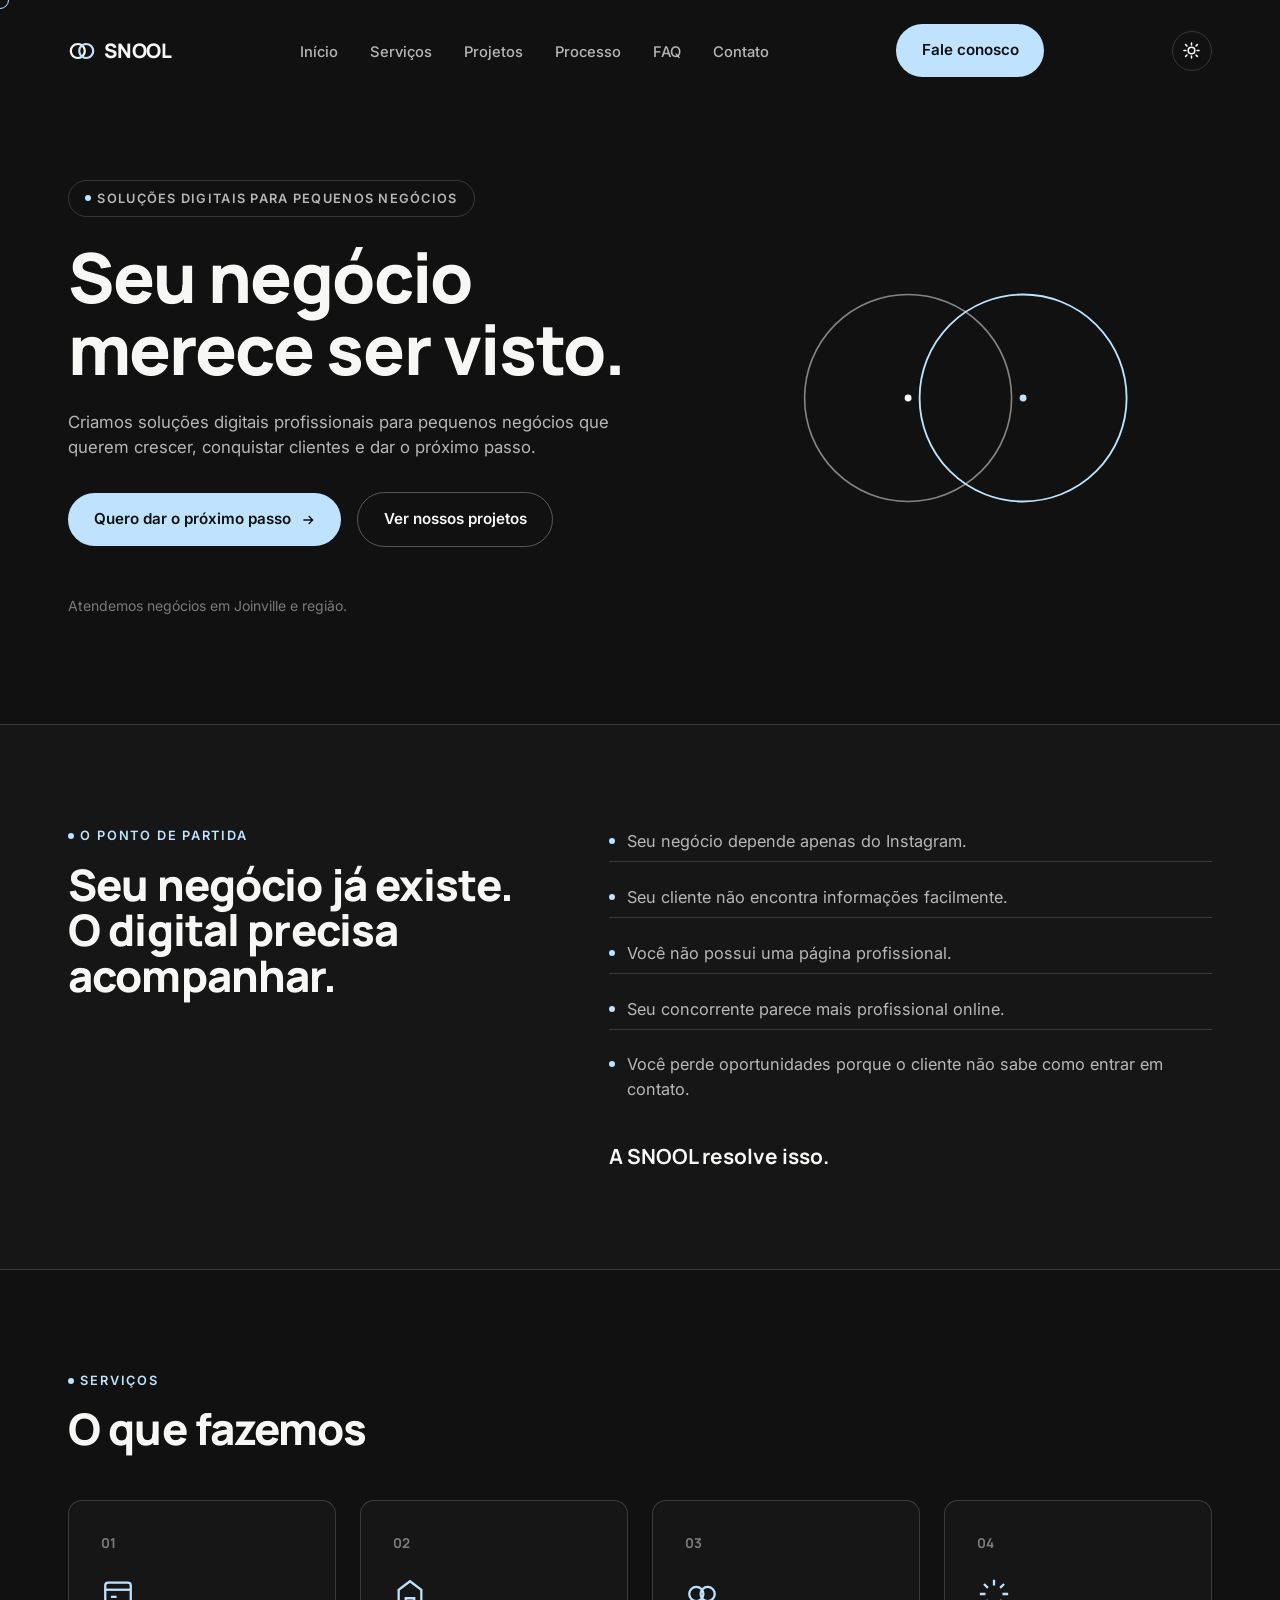
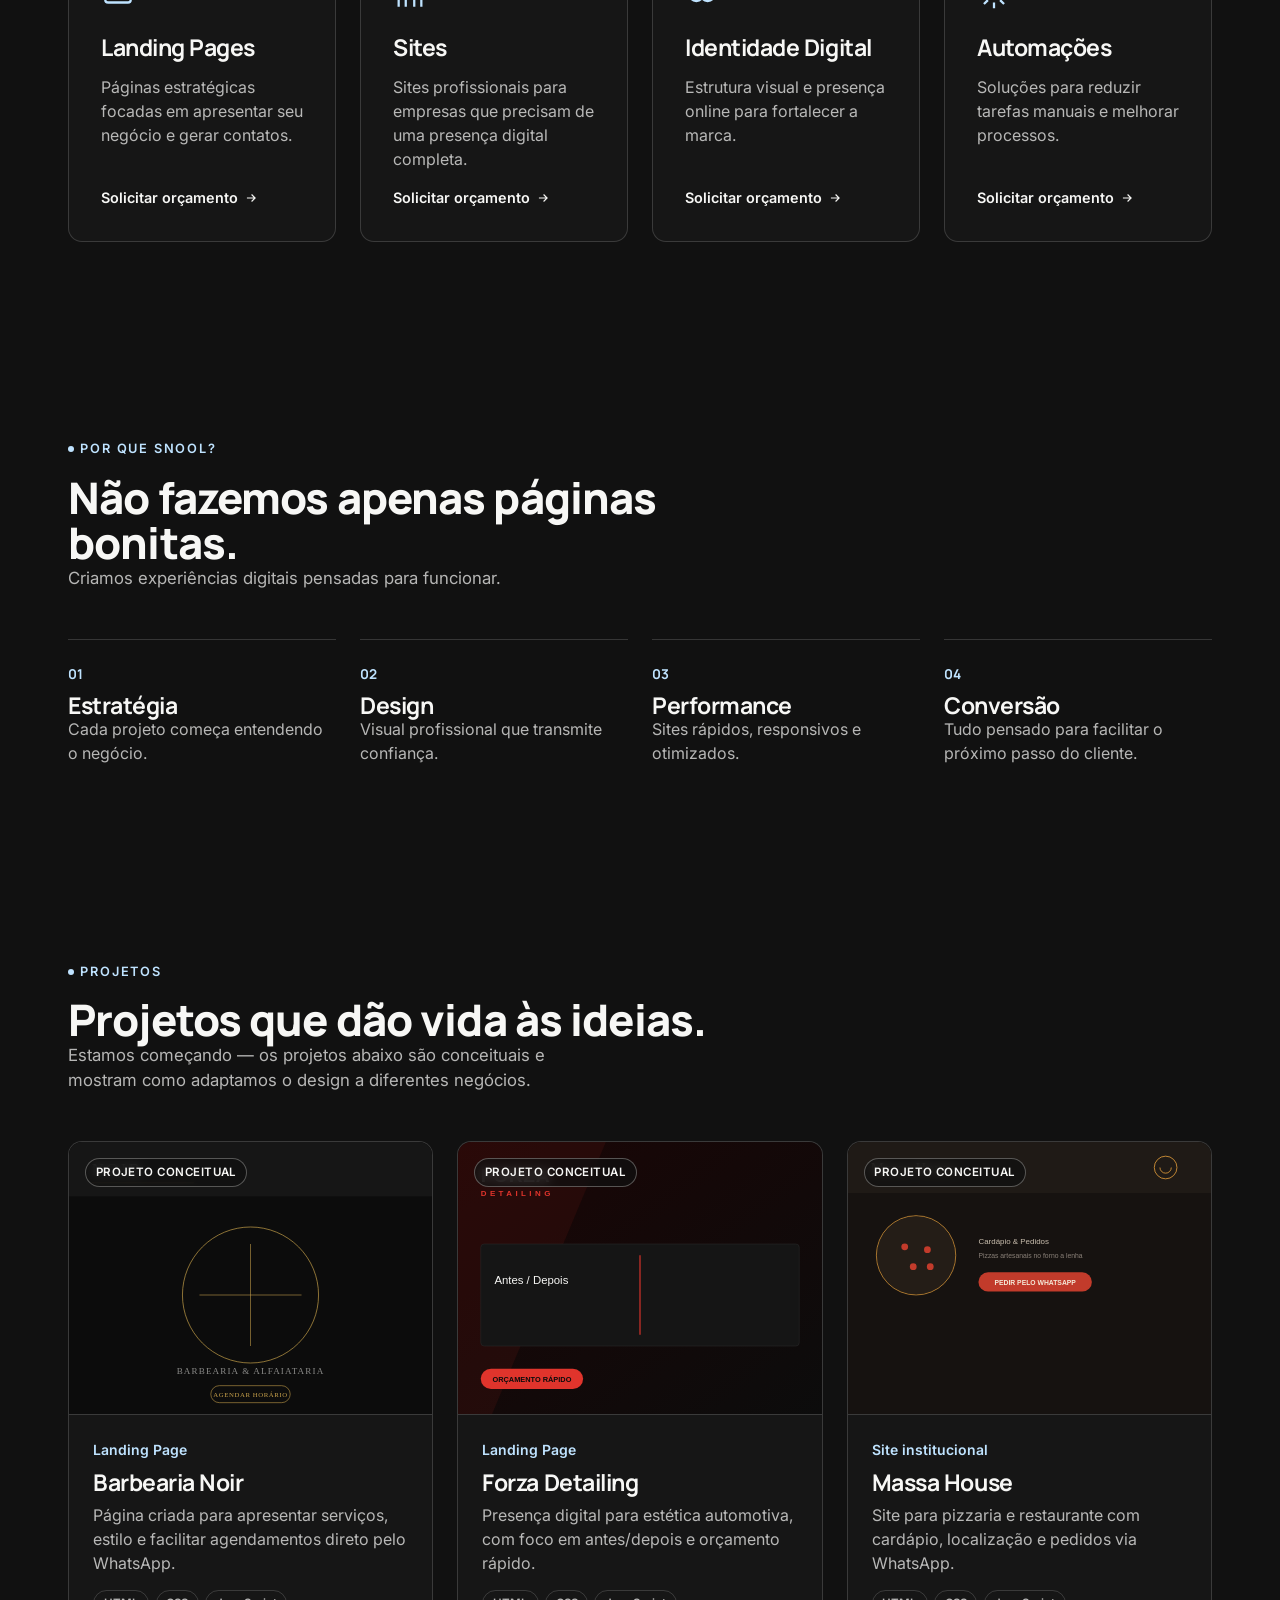
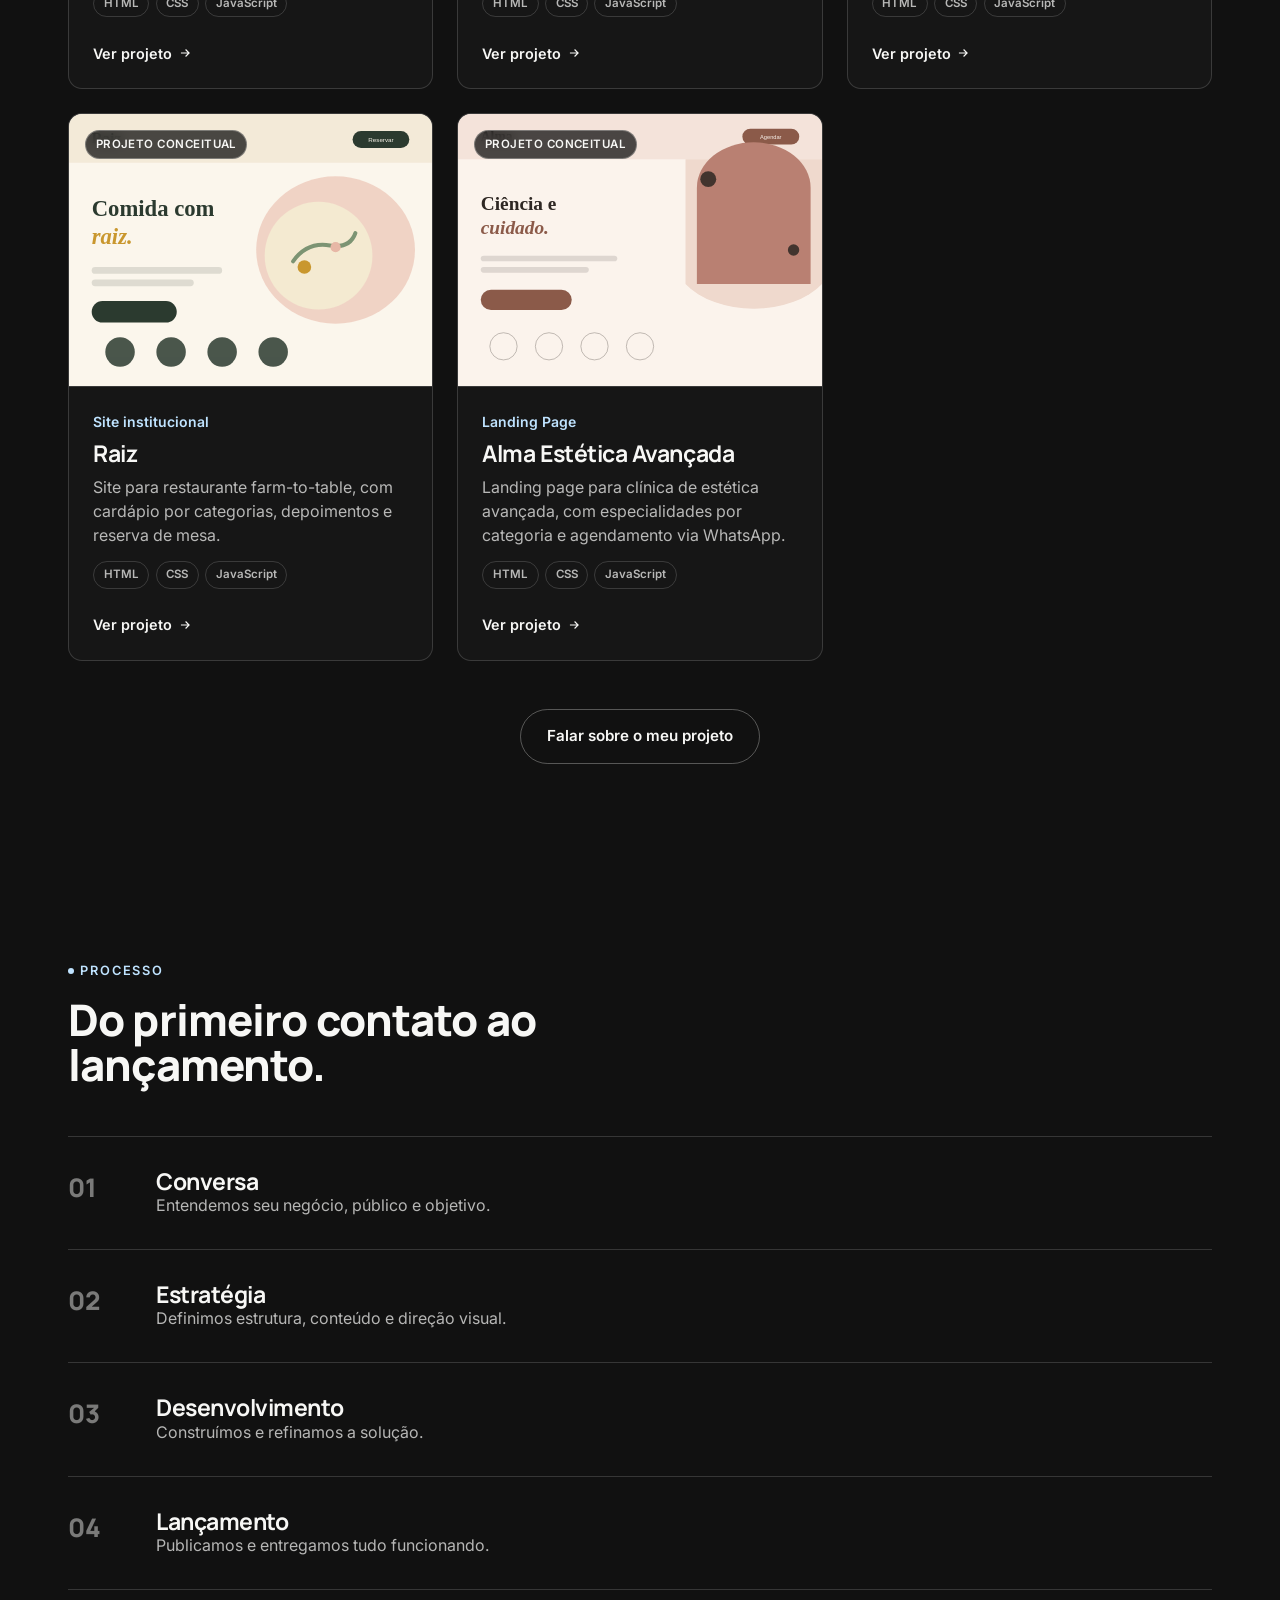
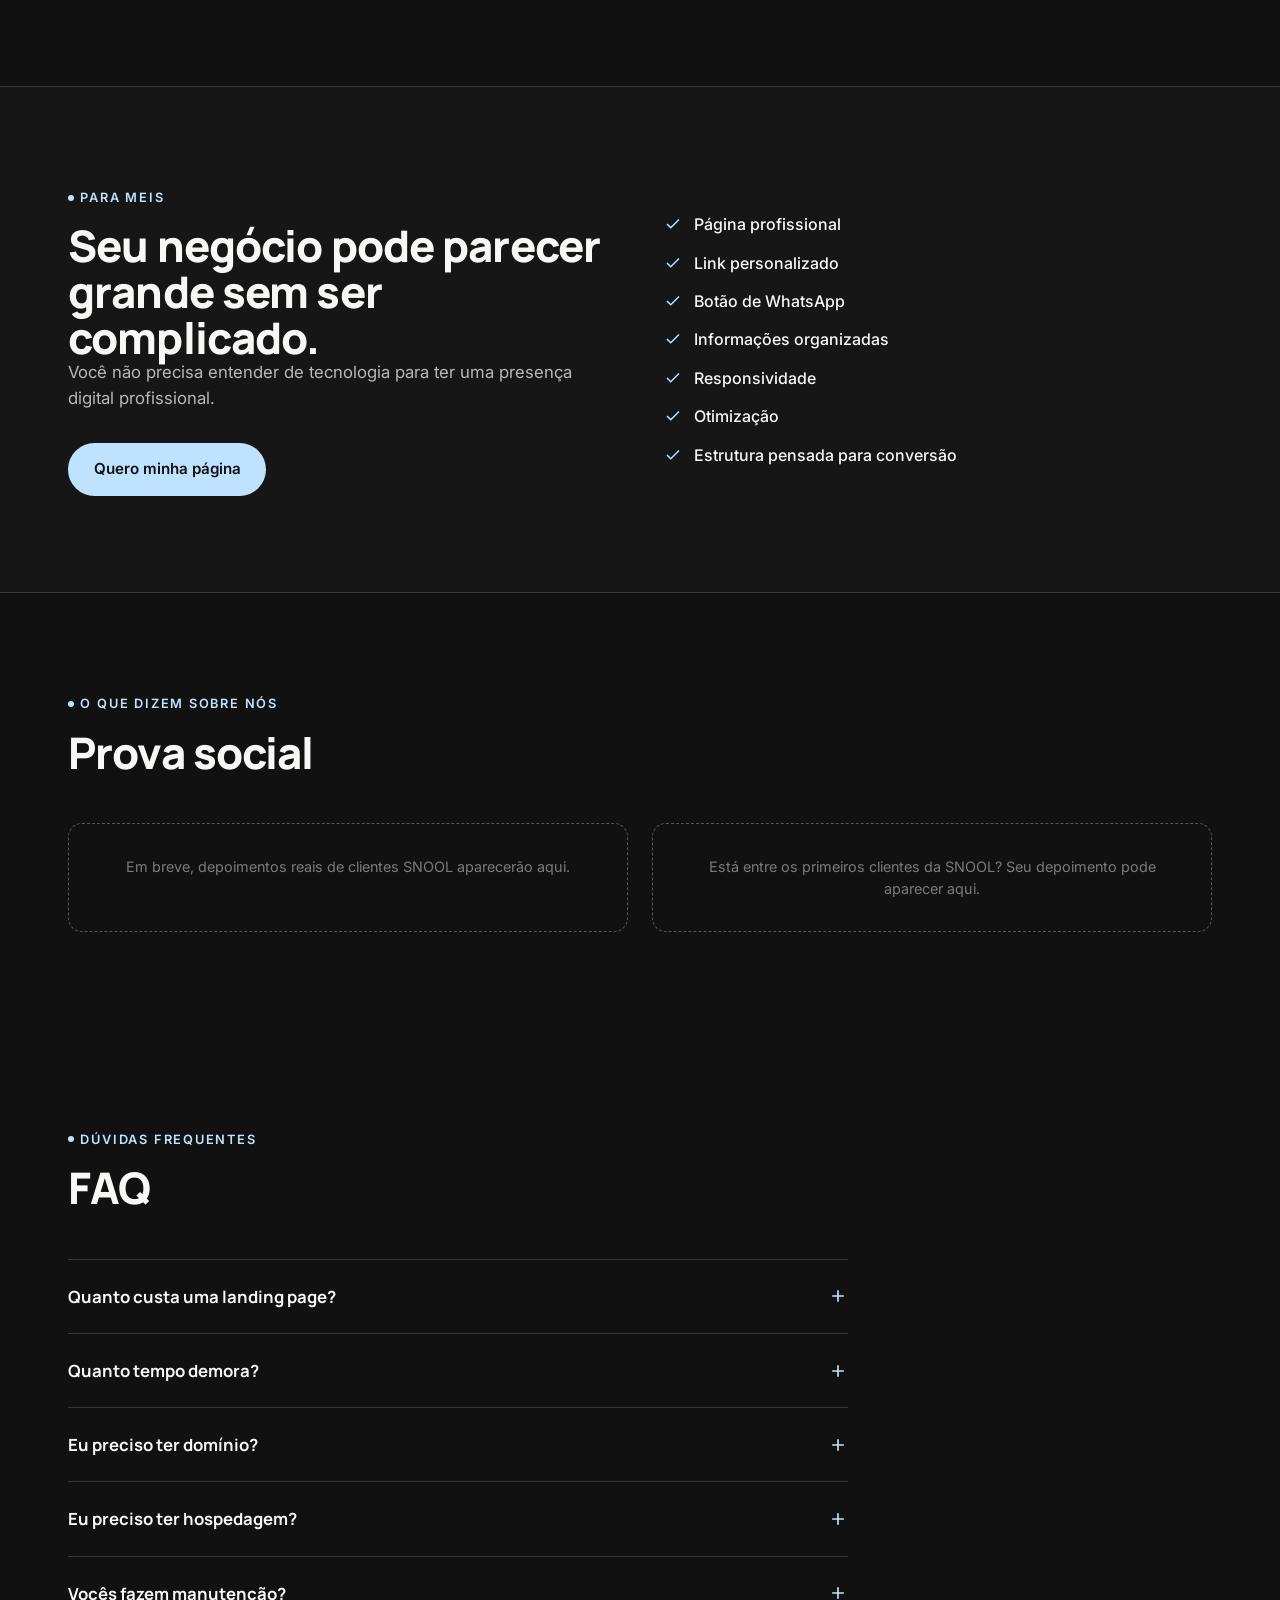
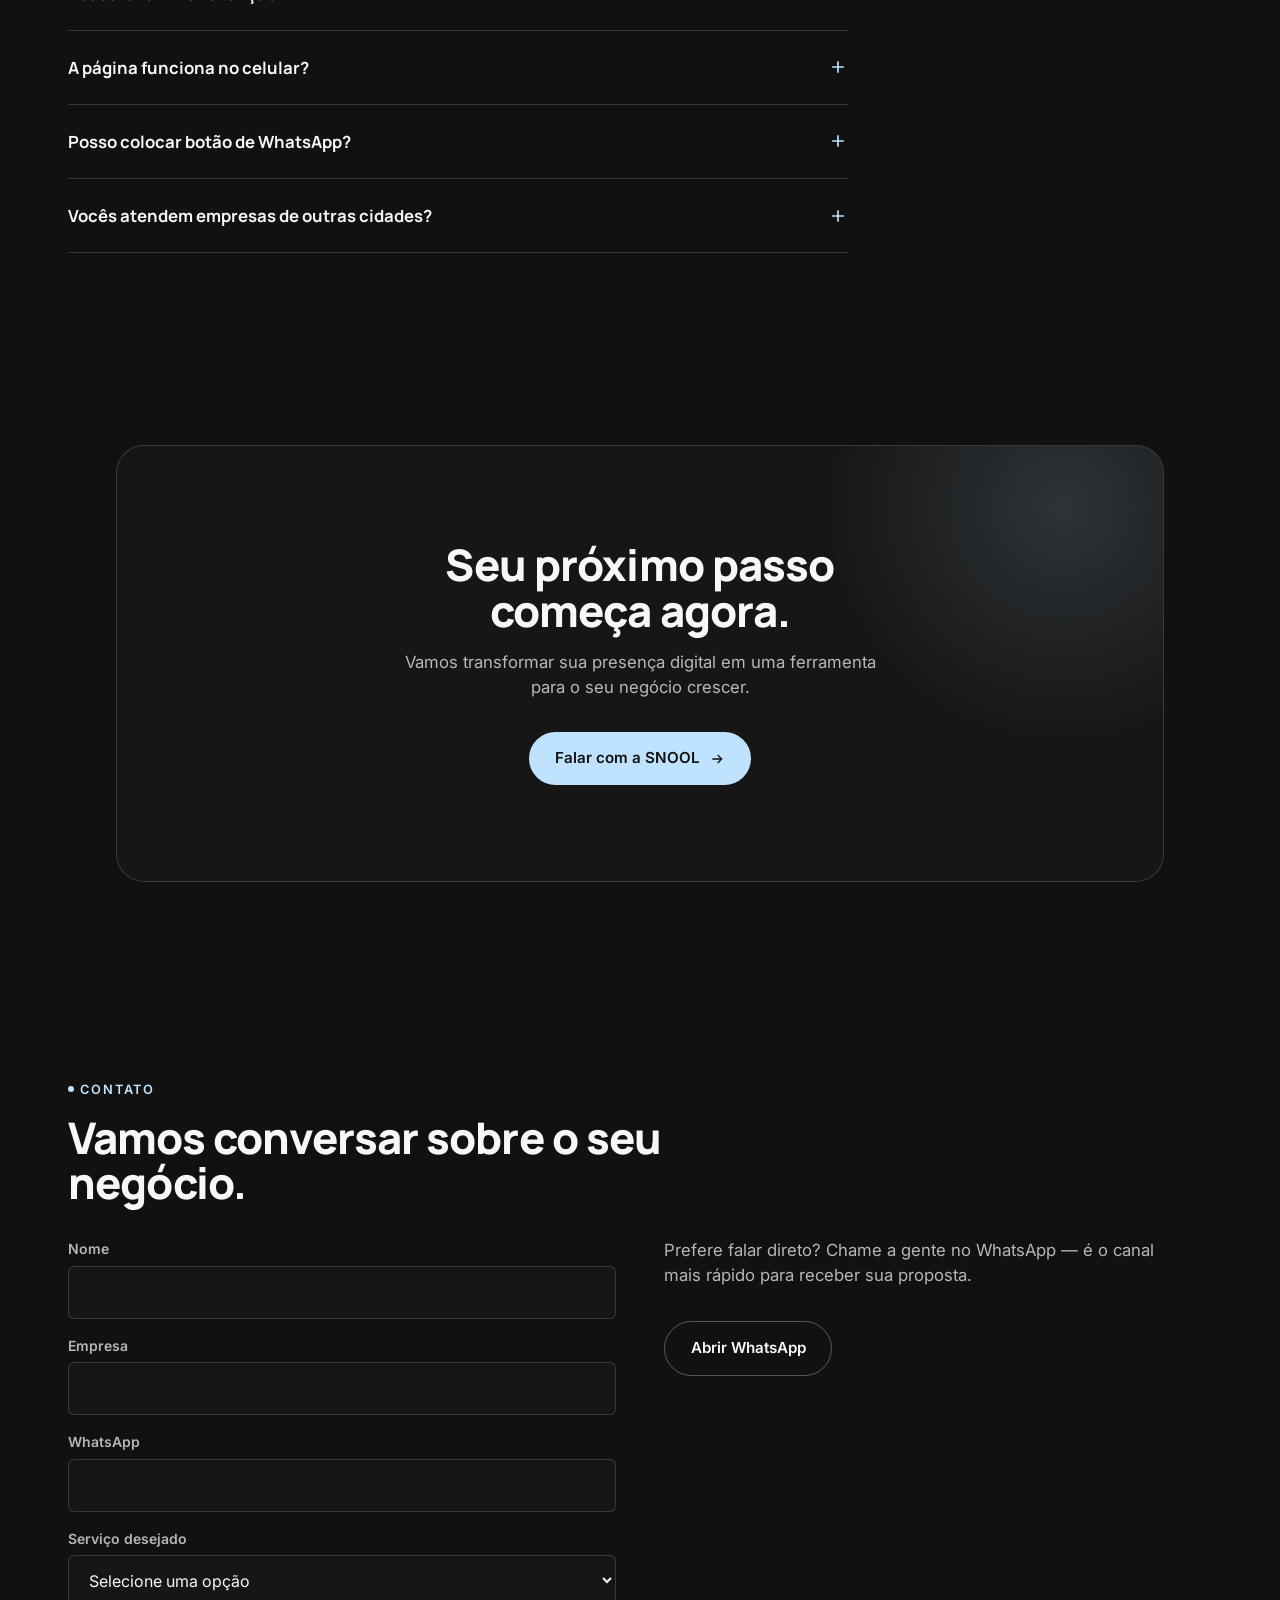
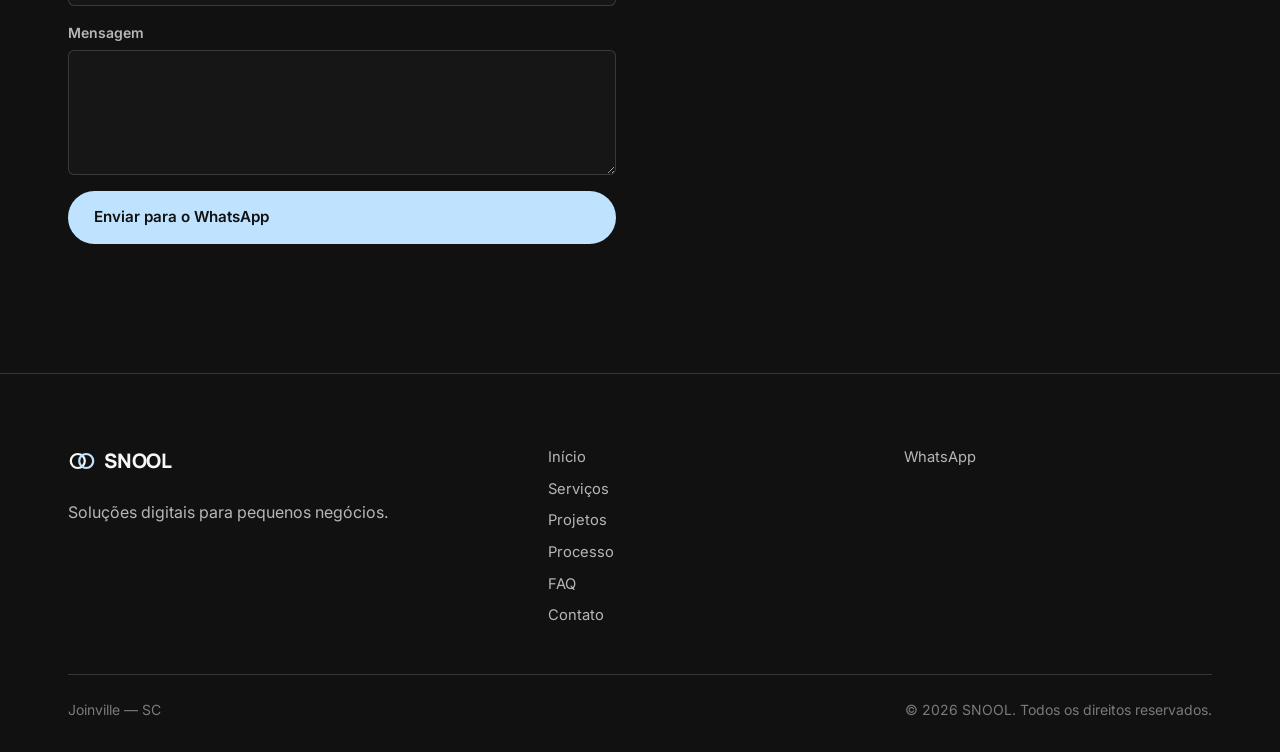
<file: index.html>
<!DOCTYPE html>
<html lang="pt-BR">

<head>
  <meta charset="UTF-8" />
  <meta name="viewport" content="width=device-width, initial-scale=1.0" />
  <title>SNOOL — Soluções Digitais para Pequenos Negócios</title>
  <meta name="description"
    content="A SNOOL cria landing pages, sites e soluções digitais para pequenos negócios. Dê o próximo passo digital para sua empresa." />
  <meta name="robots" content="index, follow" />
  <link rel="canonical" href="https://snool.com.br/" />

  <!-- Open Graph -->
  <meta property="og:type" content="website" />
  <meta property="og:title" content="SNOOL — Soluções Digitais para Pequenos Negócios" />
  <meta property="og:description"
    content="Landing pages, sites e presença digital para MEIs e pequenos negócios em Joinville e região." />
  <meta property="og:locale" content="pt_BR" />
  <meta property="og:url" content="https://snool.com.br/" />
  <meta property="og:image" content="assets/images/og-snool.jpg" />

  <!-- Twitter Card -->
  <meta name="twitter:card" content="summary_large_image" />
  <meta name="twitter:title" content="SNOOL — Soluções Digitais para Pequenos Negócios" />
  <meta name="twitter:description"
    content="Landing pages, sites e presença digital para MEIs e pequenos negócios em Joinville e região." />

  <link rel="icon" href="assets/logos/favicon.svg" type="image/svg+xml" />

  <!-- Evita flash do tema errado antes do CSS/JS carregarem -->
  <script>
    (function () {
      var saved = localStorage.getItem("snool-theme");
      document.documentElement.setAttribute("data-theme", saved === "light" ? "light" : "dark");
    })();
  </script>

  <link rel="preconnect" href="https://fonts.googleapis.com" />
  <link rel="preconnect" href="https://fonts.gstatic.com" crossorigin />
  <link href="https://fonts.googleapis.com/css2?family=Manrope:wght@700;800&family=Inter:wght@400;500;600&display=swap"
    rel="stylesheet" />

  <link rel="stylesheet" href="css/reset.css" />
  <link rel="stylesheet" href="css/variables.css" />
  <link rel="stylesheet" href="css/global.css" />
  <link rel="stylesheet" href="css/components.css" />
  <link rel="stylesheet" href="css/sections.css" />
  <link rel="stylesheet" href="css/responsive.css" />

  <!-- Google Analytics: inserir gtag.js aqui quando o ID estiver definido -->
  <!-- Google Tag Manager: inserir snippet no <head> aqui -->
  <!-- Meta Pixel: inserir script aqui -->

  <script type="application/ld+json">
  {
    "@context": "https://schema.org",
    "@type": "LocalBusiness",
    "name": "SNOOL",
    "description": "Soluções digitais para pequenos negócios: landing pages, sites institucionais e presença digital.",
    "areaServed": "Joinville, SC",
    "slogan": "Seu próximo passo digital."
  }
  </script>
</head>

<body>
  <a class="skip-link" href="#main">Pular para o conteúdo</a>
  <div class="cursor-dot" aria-hidden="true"></div>

  <header class="site-header">
    <div class="container header-inner">
      <a href="#top" class="logo" aria-label="SNOOL — página inicial">
        <svg class="logo-mark" viewBox="0 0 40 28" fill="none" xmlns="http://www.w3.org/2000/svg" aria-hidden="true">
          <circle cx="14" cy="14" r="10" stroke="var(--color-text)" stroke-width="3.2" />
          <circle cx="26" cy="14" r="10" stroke="var(--color-accent)" stroke-width="3.2" />
        </svg>
        SNOOL
      </a>

      <nav class="nav-desktop" aria-label="Navegação principal">
        <ul>
          <li><a href="#top">Início</a></li>
          <li><a href="#servicos">Serviços</a></li>
          <li><a href="#projetos">Projetos</a></li>
          <li><a href="#processo">Processo</a></li>
          <li><a href="#faq">FAQ</a></li>
          <li><a href="#contato">Contato</a></li>
        </ul>
      </nav>

      <a class="btn btn-primary header-cta" href="#" data-whatsapp>Fale conosco</a>

      <button class="theme-toggle" data-theme-toggle aria-label="Alternar para tema claro" aria-pressed="false">
        <svg class="theme-toggle-icon icon-sun" viewBox="0 0 24 24" fill="none" stroke="currentColor" stroke-width="2"
          stroke-linecap="round" aria-hidden="true">
          <circle cx="12" cy="12" r="4.2" />
          <path
            d="M12 2.5v2.4M12 19.1v2.4M4.6 4.6l1.7 1.7M17.7 17.7l1.7 1.7M2.5 12h2.4M19.1 12h2.4M4.6 19.4l1.7-1.7M17.7 6.3l1.7-1.7" />
        </svg>
        <svg class="theme-toggle-icon icon-moon" viewBox="0 0 24 24" fill="none" stroke="currentColor" stroke-width="2"
          stroke-linecap="round" stroke-linejoin="round" aria-hidden="true">
          <path d="M20 14.5A8.5 8.5 0 1 1 9.5 4a6.8 6.8 0 0 0 10.5 10.5Z" />
        </svg>
      </button>

      <button class="nav-toggle" aria-label="Abrir menu" aria-expanded="false" aria-controls="nav-mobile">
        <span></span><span></span><span></span>
      </button>
    </div>
  </header>

  <nav class="nav-mobile" id="nav-mobile" aria-label="Navegação mobile">
    <ul>
      <li><a href="#top">Início</a></li>
      <li><a href="#servicos">Serviços</a></li>
      <li><a href="#projetos">Projetos</a></li>
      <li><a href="#processo">Processo</a></li>
      <li><a href="#faq">FAQ</a></li>
      <li><a href="#contato">Contato</a></li>
    </ul>
    <a class="btn btn-primary" href="#" data-whatsapp>Fale conosco</a>
  </nav>
  </header>

  <main id="main">
    <!-- HERO -->
    <section class="hero" id="top">
      <div class="container hero-inner">
        <div data-reveal>
          <span class="hero-badge"><span class="dot"></span>Soluções digitais para pequenos negócios</span>
          <h1>Seu negócio merece ser visto.</h1>
          <p class="lead">Criamos soluções digitais profissionais para pequenos negócios que querem crescer, conquistar
            clientes e dar o próximo passo.</p>
          <div class="hero-ctas">
            <a class="btn btn-primary" href="#" data-whatsapp>
              Quero dar o próximo passo
              <svg viewBox="0 0 24 24" fill="none" stroke="currentColor" stroke-width="2">
                <path d="M5 12h14M13 6l6 6-6 6" />
              </svg>
            </a>
            <a class="btn btn-secondary" href="#projetos">Ver nossos projetos</a>
          </div>
          <p class="hero-trust">Atendemos negócios em Joinville e região.</p>
        </div>

        <div class="hero-visual" data-reveal data-reveal-delay="150" aria-hidden="true">
          <svg viewBox="0 0 400 400" fill="none" xmlns="http://www.w3.org/2000/svg">
            <g class="orbit-o">
              <circle cx="150" cy="200" r="90" stroke="var(--color-text)" stroke-opacity="0.5" stroke-width="1.4" />
            </g>
            <g class="orbit-o reverse">
              <circle cx="250" cy="200" r="90" stroke="var(--color-accent)" stroke-width="1.6" />
            </g>
            <circle cx="150" cy="200" r="3" fill="var(--color-text)" />
            <circle cx="250" cy="200" r="3" fill="var(--color-accent)" />
          </svg>
        </div>
      </div>
    </section>

    <!-- PROBLEMA -->
    <section class="problem section">
      <div class="container problem-grid">
        <div data-reveal>
          <span class="eyebrow">O ponto de partida</span>
          <h2>Seu negócio já existe.<br />O digital precisa acompanhar.</h2>
        </div>
        <div data-reveal data-reveal-delay="120">
          <ul class="problem-list">
            <li>Seu negócio depende apenas do Instagram.</li>
            <li>Seu cliente não encontra informações facilmente.</li>
            <li>Você não possui uma página profissional.</li>
            <li>Seu concorrente parece mais profissional online.</li>
            <li>Você perde oportunidades porque o cliente não sabe como entrar em contato.</li>
          </ul>
          <p class="problem-resolve">A SNOOL resolve isso.</p>
        </div>
      </div>
    </section>

    <!-- SERVIÇOS -->
    <section class="section" id="servicos">
      <div class="container">
        <div class="section-head" data-reveal>
          <span class="eyebrow">Serviços</span>
          <h2>O que fazemos</h2>
        </div>

        <div class="grid services-grid">
          <article class="card service-card" data-reveal>
            <span class="service-number">01</span>
            <svg class="service-icon" viewBox="0 0 24 24" fill="none" stroke="currentColor" stroke-width="1.6">
              <rect x="3" y="4" width="18" height="14" rx="2" />
              <path d="M3 9h18" />
              <path d="M7 14h4" />
            </svg>
            <h3>Landing Pages</h3>
            <p>Páginas estratégicas focadas em apresentar seu negócio e gerar contatos.</p>
            <a class="service-link" href="#" data-whatsapp
              data-whatsapp-message="Olá, SNOOL! Quero saber mais sobre Landing Pages.">
              Solicitar orçamento
              <svg viewBox="0 0 24 24" fill="none" stroke="currentColor" stroke-width="2">
                <path d="M5 12h14M13 6l6 6-6 6" />
              </svg>
            </a>
          </article>

          <article class="card service-card" data-reveal data-reveal-delay="80">
            <span class="service-number">02</span>
            <svg class="service-icon" viewBox="0 0 24 24" fill="none" stroke="currentColor" stroke-width="1.6">
              <path d="M4 21V9l8-6 8 6v12" />
              <path d="M9 21v-6h6v6" />
            </svg>
            <h3>Sites</h3>
            <p>Sites profissionais para empresas que precisam de uma presença digital completa.</p>
            <a class="service-link" href="#" data-whatsapp
              data-whatsapp-message="Olá, SNOOL! Quero saber mais sobre Sites institucionais.">
              Solicitar orçamento
              <svg viewBox="0 0 24 24" fill="none" stroke="currentColor" stroke-width="2">
                <path d="M5 12h14M13 6l6 6-6 6" />
              </svg>
            </a>
          </article>

          <article class="card service-card" data-reveal data-reveal-delay="160">
            <span class="service-number">03</span>
            <svg class="service-icon" viewBox="0 0 24 24" fill="none" stroke="currentColor" stroke-width="1.6">
              <circle cx="8" cy="12" r="5" />
              <circle cx="16" cy="12" r="5" />
            </svg>
            <h3>Identidade Digital</h3>
            <p>Estrutura visual e presença online para fortalecer a marca.</p>
            <a class="service-link" href="#" data-whatsapp
              data-whatsapp-message="Olá, SNOOL! Quero saber mais sobre Identidade Digital.">
              Solicitar orçamento
              <svg viewBox="0 0 24 24" fill="none" stroke="currentColor" stroke-width="2">
                <path d="M5 12h14M13 6l6 6-6 6" />
              </svg>
            </a>
          </article>

          <article class="card service-card" data-reveal data-reveal-delay="240">
            <span class="service-number">04</span>
            <svg class="service-icon" viewBox="0 0 24 24" fill="none" stroke="currentColor" stroke-width="1.6">
              <path
                d="M12 2v4M12 18v4M4.9 4.9l2.8 2.8M16.3 16.3l2.8 2.8M2 12h4M18 12h4M4.9 19.1l2.8-2.8M16.3 7.7l2.8-2.8" />
            </svg>
            <h3>Automações</h3>
            <p>Soluções para reduzir tarefas manuais e melhorar processos.</p>
            <a class="service-link" href="#" data-whatsapp
              data-whatsapp-message="Olá, SNOOL! Quero saber mais sobre Automações.">
              Solicitar orçamento
              <svg viewBox="0 0 24 24" fill="none" stroke="currentColor" stroke-width="2">
                <path d="M5 12h14M13 6l6 6-6 6" />
              </svg>
            </a>
          </article>
        </div>
      </div>
    </section>

    <!-- POR QUE SNOOL -->
    <section class="section">
      <div class="container">
        <div class="section-head" data-reveal>
          <span class="eyebrow">Por que SNOOL?</span>
          <h2>Não fazemos apenas páginas bonitas.</h2>
          <p class="lead">Criamos experiências digitais pensadas para funcionar.</p>
        </div>

        <div class="grid pillars-grid">
          <div class="pillar" data-reveal>
            <span class="pillar-number">01</span>
            <h3>Estratégia</h3>
            <p>Cada projeto começa entendendo o negócio.</p>
          </div>
          <div class="pillar" data-reveal data-reveal-delay="80">
            <span class="pillar-number">02</span>
            <h3>Design</h3>
            <p>Visual profissional que transmite confiança.</p>
          </div>
          <div class="pillar" data-reveal data-reveal-delay="160">
            <span class="pillar-number">03</span>
            <h3>Performance</h3>
            <p>Sites rápidos, responsivos e otimizados.</p>
          </div>
          <div class="pillar" data-reveal data-reveal-delay="240">
            <span class="pillar-number">04</span>
            <h3>Conversão</h3>
            <p>Tudo pensado para facilitar o próximo passo do cliente.</p>
          </div>
        </div>
      </div>
    </section>

    <!-- PORTFÓLIO -->
    <section class="section" id="projetos">
      <div class="container">
        <div class="section-head" data-reveal>
          <span class="eyebrow">Projetos</span>
          <h2>Projetos que dão vida às ideias.</h2>
          <p class="lead">Estamos começando — os projetos abaixo são conceituais e mostram como adaptamos o design a
            diferentes negócios.</p>
        </div>

        <div class="grid portfolio-grid" data-portfolio-grid></div>

        <div class="section-foot">
          <a class="btn btn-secondary" href="#" data-whatsapp
            data-whatsapp-message="Olá, SNOOL! Quero ver mais projetos e saber como funciona.">Falar sobre o meu
            projeto</a>
        </div>
      </div>
    </section>

    <!-- PROCESSO -->
    <section class="section" id="processo">
      <div class="container">
        <div class="section-head" data-reveal>
          <span class="eyebrow">Processo</span>
          <h2>Do primeiro contato ao lançamento.</h2>
        </div>

        <div class="process-list">
          <div class="process-step" data-reveal>
            <span class="process-index">01</span>
            <div>
              <h3>Conversa</h3>
              <p>Entendemos seu negócio, público e objetivo.</p>
            </div>
          </div>
          <div class="process-step" data-reveal data-reveal-delay="80">
            <span class="process-index">02</span>
            <div>
              <h3>Estratégia</h3>
              <p>Definimos estrutura, conteúdo e direção visual.</p>
            </div>
          </div>
          <div class="process-step" data-reveal data-reveal-delay="160">
            <span class="process-index">03</span>
            <div>
              <h3>Desenvolvimento</h3>
              <p>Construímos e refinamos a solução.</p>
            </div>
          </div>
          <div class="process-step" data-reveal data-reveal-delay="240">
            <span class="process-index">04</span>
            <div>
              <h3>Lançamento</h3>
              <p>Publicamos e entregamos tudo funcionando.</p>
            </div>
          </div>
        </div>
      </div>
    </section>

    <!-- MEI -->
    <section class="mei section">
      <div class="container mei-grid">
        <div data-reveal>
          <span class="eyebrow">Para MEIs</span>
          <h2>Seu negócio pode parecer grande sem ser complicado.</h2>
          <p class="lead">Você não precisa entender de tecnologia para ter uma presença digital profissional.</p>
          <a class="btn btn-primary mt-4" href="#" data-whatsapp
            data-whatsapp-message="Olá, SNOOL! Sou MEI e quero minha página.">Quero minha página</a>
        </div>

        <ul class="benefit-list" data-reveal data-reveal-delay="100">
          <li class="benefit-item">
            <svg viewBox="0 0 24 24" fill="none" stroke="currentColor" stroke-width="2">
              <path d="M20 6 9 17l-5-5" />
            </svg>
            Página profissional
          </li>
          <li class="benefit-item">
            <svg viewBox="0 0 24 24" fill="none" stroke="currentColor" stroke-width="2">
              <path d="M20 6 9 17l-5-5" />
            </svg>
            Link personalizado
          </li>
          <li class="benefit-item">
            <svg viewBox="0 0 24 24" fill="none" stroke="currentColor" stroke-width="2">
              <path d="M20 6 9 17l-5-5" />
            </svg>
            Botão de WhatsApp
          </li>
          <li class="benefit-item">
            <svg viewBox="0 0 24 24" fill="none" stroke="currentColor" stroke-width="2">
              <path d="M20 6 9 17l-5-5" />
            </svg>
            Informações organizadas
          </li>
          <li class="benefit-item">
            <svg viewBox="0 0 24 24" fill="none" stroke="currentColor" stroke-width="2">
              <path d="M20 6 9 17l-5-5" />
            </svg>
            Responsividade
          </li>
          <li class="benefit-item">
            <svg viewBox="0 0 24 24" fill="none" stroke="currentColor" stroke-width="2">
              <path d="M20 6 9 17l-5-5" />
            </svg>
            Otimização
          </li>
          <li class="benefit-item">
            <svg viewBox="0 0 24 24" fill="none" stroke="currentColor" stroke-width="2">
              <path d="M20 6 9 17l-5-5" />
            </svg>
            Estrutura pensada para conversão
          </li>
        </ul>
      </div>
    </section>

    <!-- PROVA SOCIAL -->
    <section class="section">
      <div class="container">
        <div class="section-head" data-reveal>
          <span class="eyebrow">O que dizem sobre nós</span>
          <h2>Prova social</h2>
        </div>

        <div class="grid testimonials-grid">
          <div class="testimonial-placeholder" data-reveal>
            Em breve, depoimentos reais de clientes SNOOL aparecerão aqui.
          </div>
          <div class="testimonial-placeholder" data-reveal data-reveal-delay="100">
            Está entre os primeiros clientes da SNOOL? Seu depoimento pode aparecer aqui.
          </div>
        </div>
      </div>
    </section>

    <!-- FAQ -->
    <section class="section" id="faq">
      <div class="container">
        <div class="section-head" data-reveal>
          <span class="eyebrow">Dúvidas frequentes</span>
          <h2>FAQ</h2>
        </div>

        <div class="faq-wrap" data-reveal>
          <div class="faq-item">
            <button class="faq-question" aria-expanded="false">
              Quanto custa uma landing page?
              <svg class="faq-icon" viewBox="0 0 24 24" fill="none" stroke="currentColor" stroke-width="2">
                <path d="M12 5v14M5 12h14" />
              </svg>
            </button>
            <div class="faq-answer">
              <p>O valor depende da estrutura, conteúdo e necessidades do projeto. Entre em contato para receber uma
                proposta personalizada.</p>
            </div>
          </div>

          <div class="faq-item">
            <button class="faq-question" aria-expanded="false">
              Quanto tempo demora?
              <svg class="faq-icon" viewBox="0 0 24 24" fill="none" stroke="currentColor" stroke-width="2">
                <path d="M12 5v14M5 12h14" />
              </svg>
            </button>
            <div class="faq-answer">
              <p>O prazo varia conforme a complexidade do projeto. Definimos um cronograma claro logo na etapa de
                estratégia.</p>
            </div>
          </div>

          <div class="faq-item">
            <button class="faq-question" aria-expanded="false">
              Eu preciso ter domínio?
              <svg class="faq-icon" viewBox="0 0 24 24" fill="none" stroke="currentColor" stroke-width="2">
                <path d="M12 5v14M5 12h14" />
              </svg>
            </button>
            <div class="faq-answer">
              <p>Não é obrigatório. Podemos te orientar sobre como registrar um domínio, ou ajudar você a fazer isso.
              </p>
            </div>
          </div>

          <div class="faq-item">
            <button class="faq-question" aria-expanded="false">
              Eu preciso ter hospedagem?
              <svg class="faq-icon" viewBox="0 0 24 24" fill="none" stroke="currentColor" stroke-width="2">
                <path d="M12 5v14M5 12h14" />
              </svg>
            </button>
            <div class="faq-answer">
              <p>Também não é obrigatório. A SNOOL pode indicar e configurar uma hospedagem adequada ao seu projeto.</p>
            </div>
          </div>

          <div class="faq-item">
            <button class="faq-question" aria-expanded="false">
              Vocês fazem manutenção?
              <svg class="faq-icon" viewBox="0 0 24 24" fill="none" stroke="currentColor" stroke-width="2">
                <path d="M12 5v14M5 12h14" />
              </svg>
            </button>
            <div class="faq-answer">
              <p>Sim, oferecemos suporte e manutenção após o lançamento. Conversamos sobre isso durante o orçamento.</p>
            </div>
          </div>

          <div class="faq-item">
            <button class="faq-question" aria-expanded="false">
              A página funciona no celular?
              <svg class="faq-icon" viewBox="0 0 24 24" fill="none" stroke="currentColor" stroke-width="2">
                <path d="M12 5v14M5 12h14" />
              </svg>
            </button>
            <div class="faq-answer">
              <p>Sim. Todos os projetos são desenvolvidos mobile-first, priorizando a experiência no celular.</p>
            </div>
          </div>

          <div class="faq-item">
            <button class="faq-question" aria-expanded="false">
              Posso colocar botão de WhatsApp?
              <svg class="faq-icon" viewBox="0 0 24 24" fill="none" stroke="currentColor" stroke-width="2">
                <path d="M12 5v14M5 12h14" />
              </svg>
            </button>
            <div class="faq-answer">
              <p>Sim, é inclusive uma das principais formas de conversão que recomendamos para pequenos negócios.</p>
            </div>
          </div>

          <div class="faq-item">
            <button class="faq-question" aria-expanded="false">
              Vocês atendem empresas de outras cidades?
              <svg class="faq-icon" viewBox="0 0 24 24" fill="none" stroke="currentColor" stroke-width="2">
                <path d="M12 5v14M5 12h14" />
              </svg>
            </button>
            <div class="faq-answer">
              <p>Nosso foco inicial é Joinville e região, mas atendemos negócios de outras cidades sob consulta.</p>
            </div>
          </div>
        </div>
      </div>
    </section>

    <!-- CTA FINAL -->
    <section class="section">
      <div class="container">
        <div class="cta-final" data-reveal>
          <div class="cta-glow" aria-hidden="true"></div>
          <h2>Seu próximo passo começa agora.</h2>
          <p class="lead">Vamos transformar sua presença digital em uma ferramenta para o seu negócio crescer.</p>
          <div class="hero-ctas">
            <a class="btn btn-primary" href="#" data-whatsapp>
              Falar com a SNOOL
              <svg viewBox="0 0 24 24" fill="none" stroke="currentColor" stroke-width="2">
                <path d="M5 12h14M13 6l6 6-6 6" />
              </svg>
            </a>
          </div>
        </div>
      </div>
    </section>

    <!-- CONTATO -->
    <section class="section contact-section" id="contato">
      <div class="container">
        <div class="section-head" data-reveal>
          <span class="eyebrow">Contato</span>
          <h2>Vamos conversar sobre o seu negócio.</h2>
        </div>

        <div class="contact-grid">
          <form class="contact-form" data-contact-form data-reveal novalidate>
            <div class="form-row">
              <label for="nome">Nome</label>
              <input type="text" id="nome" name="nome" autocomplete="name" required />
            </div>
            <div class="form-row">
              <label for="empresa">Empresa</label>
              <input type="text" id="empresa" name="empresa" autocomplete="organization" />
            </div>
            <div class="form-row">
              <label for="whatsapp">WhatsApp</label>
              <input type="tel" id="whatsapp" name="whatsapp" autocomplete="tel" />
            </div>
            <div class="form-row">
              <label for="servico">Serviço desejado</label>
              <select id="servico" name="servico">
                <option value="">Selecione uma opção</option>
                <option value="Landing Page">Landing Page</option>
                <option value="Site institucional">Site institucional</option>
                <option value="Identidade Digital">Identidade Digital</option>
                <option value="Automações">Automações</option>
                <option value="Ainda não sei">Ainda não sei</option>
              </select>
            </div>
            <div class="form-row">
              <label for="mensagem">Mensagem</label>
              <textarea id="mensagem" name="mensagem" rows="4"></textarea>
            </div>
            <button class="btn btn-primary" type="submit">Enviar para o WhatsApp</button>
            <p class="form-status" role="status" aria-live="polite"></p>
          </form>

          <div data-reveal data-reveal-delay="100">
            <p class="lead">Prefere falar direto? Chame a gente no WhatsApp — é o canal mais rápido para receber sua
              proposta.</p>
            <a class="btn btn-secondary mt-4" href="#" data-whatsapp>Abrir WhatsApp</a>
          </div>
        </div>
      </div>
    </section>
  </main>

  <footer class="site-footer">
    <div class="container">
      <div class="footer-top">
        <div>
          <a href="#top" class="logo" aria-label="SNOOL — página inicial">
            <svg class="logo-mark" viewBox="0 0 40 28" fill="none" xmlns="http://www.w3.org/2000/svg"
              aria-hidden="true">
              <circle cx="14" cy="14" r="10" stroke="var(--color-text)" stroke-width="3.2" />
              <circle cx="26" cy="14" r="10" stroke="var(--color-accent)" stroke-width="3.2" />
            </svg>
            SNOOL
          </a>
          <p class="mt-3 max-32ch">Soluções digitais para pequenos negócios.</p>
        </div>

        <nav class="footer-links" aria-label="Links do rodapé">
          <a href="#top">Início</a>
          <a href="#servicos">Serviços</a>
          <a href="#projetos">Projetos</a>
          <a href="#processo">Processo</a>
          <a href="#faq">FAQ</a>
          <a href="#contato">Contato</a>
        </nav>

        <div class="footer-links">
          <a href="#" data-whatsapp>WhatsApp</a>
        </div>
      </div>

      <div class="footer-bottom">
        <span>Joinville — SC</span>
        <span>© <span data-year>2026</span> SNOOL. Todos os direitos reservados.</span>
      </div>
    </div>
  </footer>

  <script type="module" src="js/main.js"></script>
</body>

</html>
</file>
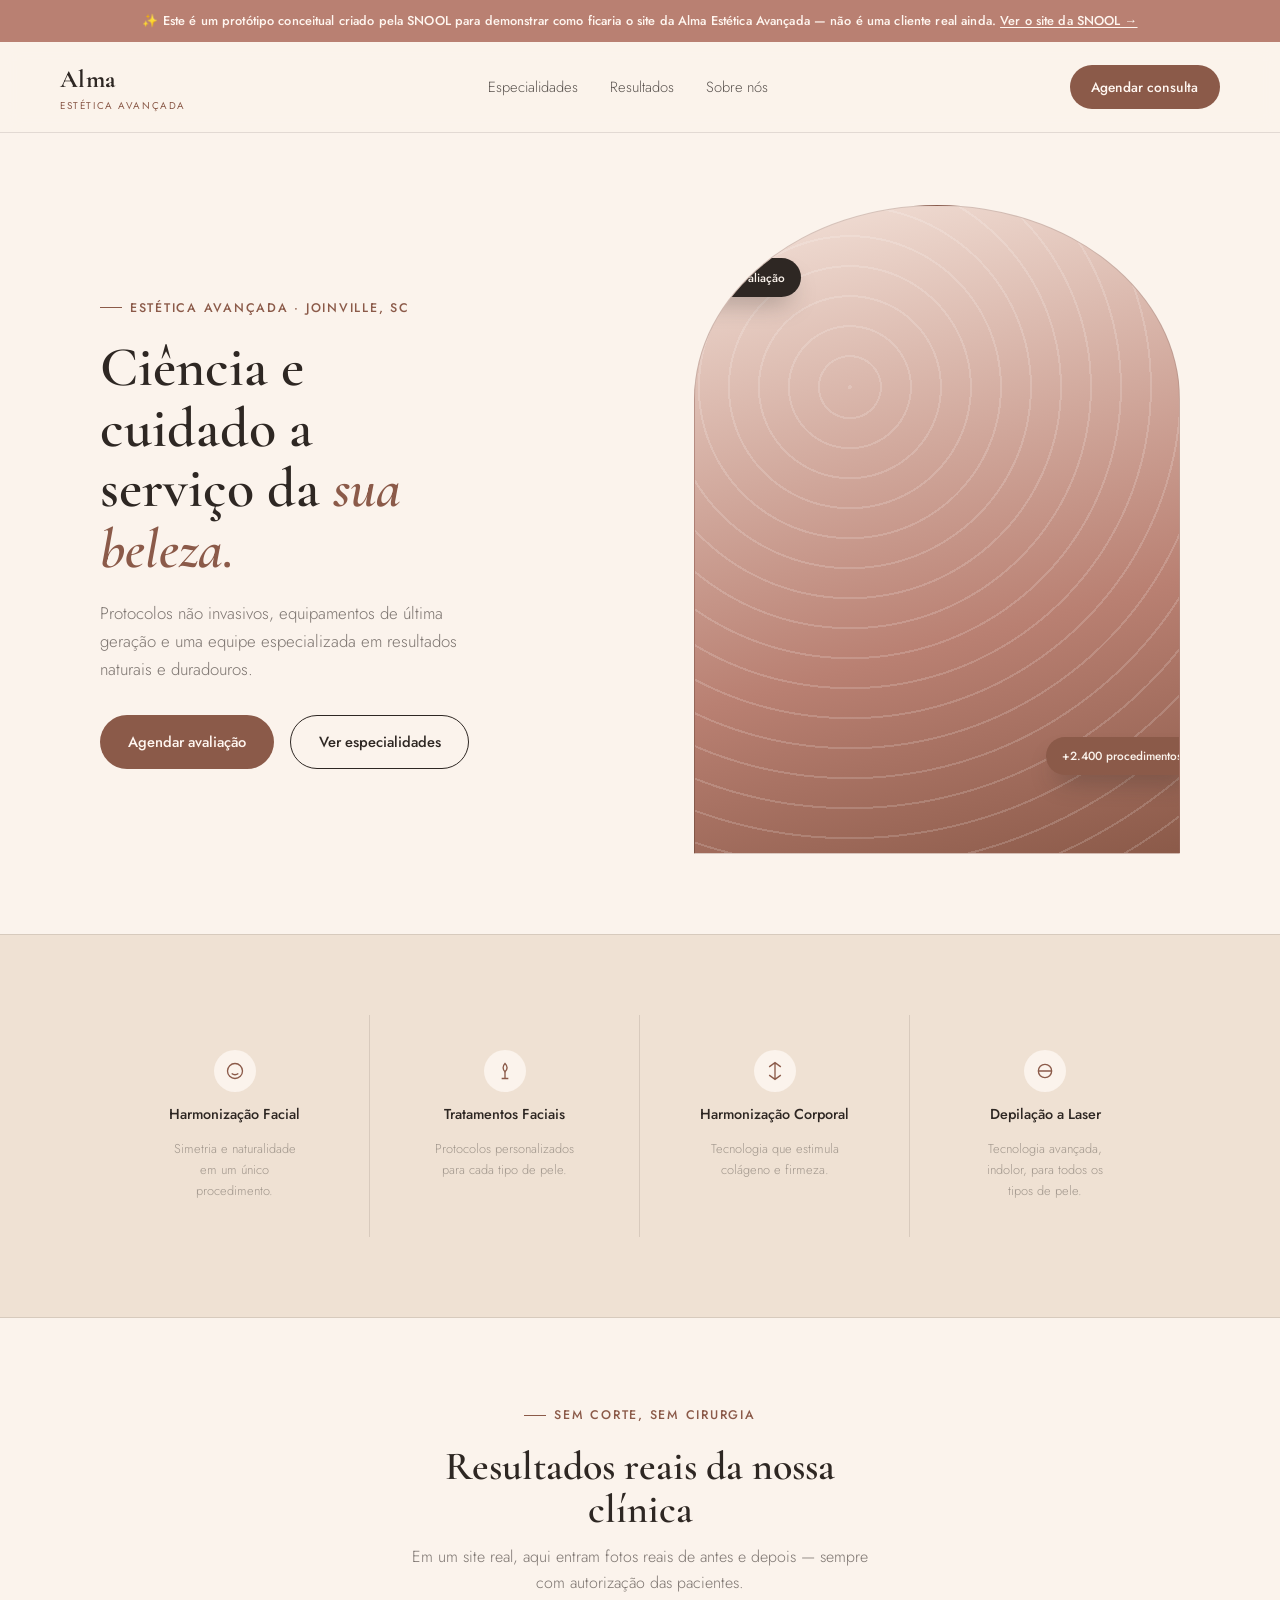
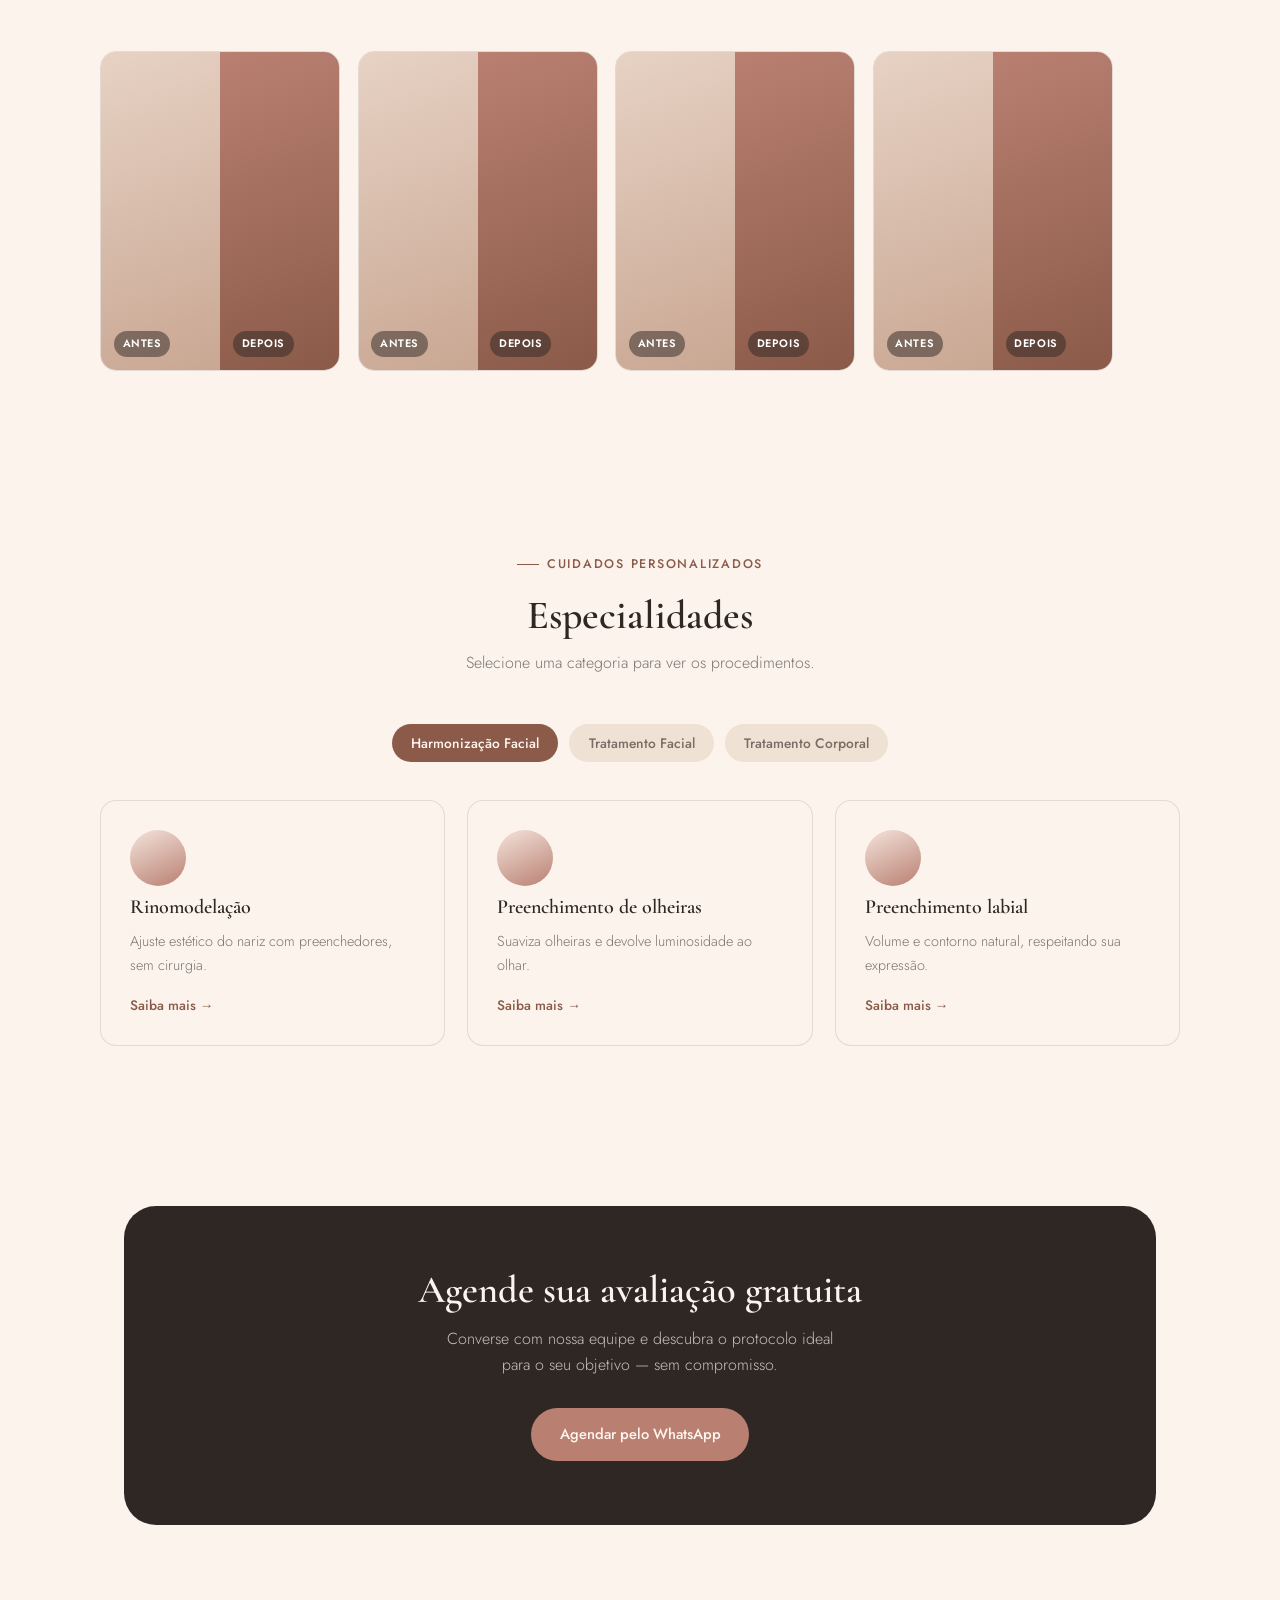
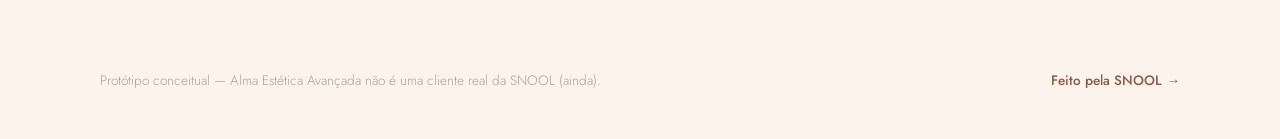
<file: projetos/alma-estetica/index.html>
<!DOCTYPE html>
<html lang="pt-BR">
<head>
<meta charset="UTF-8" />
<meta name="viewport" content="width=device-width, initial-scale=1.0" />
<title>Alma Estética Avançada — Protótipo conceitual · SNOOL</title>
<meta name="robots" content="noindex, nofollow" />
<link rel="preconnect" href="https://fonts.googleapis.com">
<link rel="preconnect" href="https://fonts.gstatic.com" crossorigin>
<link href="https://fonts.googleapis.com/css2?family=Cormorant+Garamond:ital,wght@0,500;0,600;0,700;1,500&family=Jost:wght@300;400;500;600&display=swap" rel="stylesheet">
<style>
  :root{
    --cream:#FBF3EC;
    --blush:#F4E3DA;
    --blush-2:#EFD9CD;
    --sand:#EFE1D3;
    --rose:#B98072;
    --rose-deep:#8B5A49;
    --charcoal:#2E2723;
    --ink-muted:rgba(46,39,35,0.62);
    --ink-faint:rgba(46,39,35,0.4);
    --line:rgba(46,39,35,0.12);
    --font-display:"Cormorant Garamond", serif;
    --font-body:"Jost", sans-serif;
  }
  *{box-sizing:border-box; margin:0; padding:0;}
  html{scroll-behavior:smooth;}
  body{
    background:var(--cream); color:var(--charcoal); font-family:var(--font-body);
    line-height:1.65; -webkit-font-smoothing:antialiased; overflow-x:hidden; font-weight:300;
  }
  a{color:inherit; text-decoration:none;}
  img,svg{display:block; max-width:100%;}
  .wrap{max-width:1160px; margin:0 auto; padding:0 clamp(1.25rem, 4vw, 2.5rem);}
  h1,h2,h3{font-family:var(--font-display); color:var(--charcoal); font-weight:600; line-height:1.08;}

  .concept-ribbon{
    background:var(--rose); color:#fff6f0; font-size:0.8rem; font-weight:500;
    text-align:center; padding:0.65rem 1rem; letter-spacing:0.01em;
  }
  .concept-ribbon a{ text-decoration:underline; text-underline-offset:2px; }

  /* Header */
  header{
    position:sticky; top:0; z-index:60;
    background:rgba(251,243,236,0.9); backdrop-filter:blur(10px);
    border-bottom:1px solid var(--line);
  }
  .header-inner{ display:flex; align-items:center; justify-content:space-between; gap:1.2rem; padding:1.1rem 0; }
  .logo{ font-family:var(--font-display); font-weight:700; font-size:1.55rem; letter-spacing:0.02em; }
  .logo small{ display:block; font-family:var(--font-body); font-weight:400; font-size:0.62rem; letter-spacing:0.16em; text-transform:uppercase; color:var(--rose-deep); margin-top:-2px; }
  nav.main-nav{ display:flex; gap:2rem; font-size:0.92rem; }
  nav.main-nav a{ opacity:0.78; transition:opacity 0.2s; }
  nav.main-nav a:hover{ opacity:1; color:var(--rose-deep); }
  .header-actions{ display:flex; align-items:center; gap:1rem; }
  .nav-cta{
    display:inline-flex; align-items:center; gap:0.5rem;
    background:var(--rose-deep); color:#fff6f0; padding:0.65rem 1.35rem;
    border-radius:999px; font-weight:500; font-size:0.86rem; white-space:nowrap;
  }
  @media (max-width:860px){ nav.main-nav{ display:none; } }

  .menu-toggle{
    display:none; flex-direction:column; justify-content:center; gap:5px;
    width:38px; height:38px; align-items:center; background:none; border:none; cursor:pointer; flex-shrink:0;
  }
  .menu-toggle span{ width:22px; height:2px; background:var(--charcoal); transition:transform .25s ease, opacity .25s ease; }
  .menu-toggle[aria-expanded="true"] span:nth-child(1){ transform:translateY(7px) rotate(45deg); }
  .menu-toggle[aria-expanded="true"] span:nth-child(2){ opacity:0; }
  .menu-toggle[aria-expanded="true"] span:nth-child(3){ transform:translateY(-7px) rotate(-45deg); }
  .mobile-nav{
    position:fixed; inset:0; z-index:80; background:var(--cream);
    display:flex; flex-direction:column; align-items:flex-start; justify-content:center;
    gap:1.5rem; padding:2rem 1.5rem;
    transform:translateY(-100%); transition:transform .35s ease; visibility:hidden;
  }
  .mobile-nav.is-open{ transform:translateY(0); visibility:visible; }
  .mobile-nav a{ font-family:var(--font-display); font-size:1.9rem; font-weight:600; }
  .mobile-nav .nav-cta{ margin-top:0.6rem; }
  .mobile-nav-close{
    position:absolute; top:1.5rem; right:1.5rem; width:38px; height:38px;
    background:none; border:none; cursor:pointer; color:var(--charcoal);
  }
  @media (max-width:860px){ .menu-toggle{ display:flex; } }
  @media (min-width:861px){ .mobile-nav{ display:none; } }

  /* Hero */
  .hero{ position:relative; padding:clamp(2.5rem,6vw,4.5rem) 0 0; overflow:hidden; }
  .hero-inner{
    display:grid; grid-template-columns:1.05fr 0.95fr; gap:clamp(2rem,5vw,3.5rem); align-items:center;
    padding-bottom:clamp(3rem,7vw,5rem);
  }
  .eyebrow{
    display:inline-flex; align-items:center; gap:0.5rem;
    color:var(--rose-deep); font-size:0.78rem; font-weight:500;
    letter-spacing:0.14em; text-transform:uppercase; margin-bottom:1.2rem;
  }
  .eyebrow::before{ content:""; width:22px; height:1px; background:var(--rose-deep); }
  .hero h1{ font-size:clamp(2.3rem,5vw,3.5rem); max-width:14ch; }
  .hero h1 em{ font-style:italic; color:var(--rose-deep); }
  .hero p.lead{ margin-top:1.3rem; max-width:36ch; color:var(--ink-muted); font-size:1.05rem; font-weight:300; }
  .hero-ctas{ display:flex; gap:1rem; margin-top:2rem; flex-wrap:wrap; }
  .btn{
    display:inline-flex; align-items:center; gap:0.6rem;
    padding:0.85rem 1.7rem; border-radius:999px;
    font-weight:500; font-size:0.92rem; cursor:pointer; border:1px solid transparent;
  }
  .btn-primary{ background:var(--rose-deep); color:#fff6f0; }
  .btn-ghost{ border-color:var(--charcoal); color:var(--charcoal); }

  .hero-visual{ position:relative; aspect-ratio:3/4; }
  .arch{
    position:absolute; inset:0; border-radius:50% 50% 0 0 / 30% 30% 0 0;
    overflow:hidden;
    background:linear-gradient(165deg, var(--blush) 0%, var(--rose) 65%, var(--rose-deep) 100%);
    border:1px solid var(--line);
  }
  .arch::before{
    content:"";
    position:absolute; inset:0;
    background:repeating-radial-gradient(circle at 32% 28%, rgba(255,255,255,0.16) 0 2px, transparent 2px 30px);
  }
  .arch-silhouette{
    position:absolute; left:50%; bottom:0; transform:translateX(-50%);
    width:64%; opacity:0.9;
  }
  .badge-float{
    position:absolute; background:var(--charcoal); color:var(--cream);
    padding:0.6rem 1rem; border-radius:999px; font-size:0.74rem; font-weight:500;
    display:flex; align-items:center; gap:0.4rem; box-shadow:0 14px 26px -10px rgba(46,39,35,0.4);
  }
  .badge-1{ top:8%; left:-6%; }
  .badge-2{ bottom:12%; right:-4%; background:var(--rose-deep); }
  @media (max-width:820px){
    .hero-inner{ grid-template-columns:1fr; }
    .hero-visual{ order:-1; aspect-ratio:4/3; max-width:420px; margin:0 auto; }
    .badge-1, .badge-2{ display:none; }
  }

  /* Feature strip */
  .features{ background:var(--sand); border-top:1px solid var(--line); border-bottom:1px solid var(--line); }
  .features-grid{ display:grid; grid-template-columns:repeat(4,1fr); }
  .feature-item{
    padding:2.2rem 1.5rem; text-align:center; border-right:1px solid var(--line);
    display:flex; flex-direction:column; align-items:center; gap:0.7rem;
  }
  .feature-item:last-child{ border-right:none; }
  .feature-item .icon{
    width:42px; height:42px; border-radius:50%; background:var(--cream);
    display:flex; align-items:center; justify-content:center; color:var(--rose-deep);
  }
  .feature-item h4{ font-family:var(--font-body); font-weight:500; font-size:0.9rem; }
  .feature-item p{ font-size:0.8rem; color:var(--ink-faint); max-width:20ch; }
  @media (max-width:760px){
    .features-grid{ grid-template-columns:repeat(2,1fr); }
    .feature-item{ border-right:1px solid var(--line); border-bottom:1px solid var(--line); }
    .feature-item:nth-child(2n){ border-right:none; }
    .feature-item:nth-last-child(-n+2){ border-bottom:none; }
  }

  section{ padding:clamp(3rem,7vw,5rem) 0; }
  .section-head{ text-align:center; max-width:52ch; margin:0 auto clamp(2rem,5vw,3rem); }
  .section-head .eyebrow{ justify-content:center; }
  .section-head h2{ font-size:clamp(1.9rem,3.4vw,2.5rem); }
  .section-head p{ color:var(--ink-muted); margin-top:0.8rem; font-weight:300; }

  /* Before/after scroll */
  .ba-scroll{
    display:flex; gap:1.1rem; overflow-x:auto; padding:0.4rem 0 1rem;
    scroll-snap-type:x mandatory;
  }
  .ba-scroll::-webkit-scrollbar{ height:6px; }
  .ba-scroll::-webkit-scrollbar-thumb{ background:var(--rose); border-radius:10px; }
  .ba-card{
    flex:0 0 240px; aspect-ratio:3/4; border-radius:16px; position:relative; overflow:hidden;
    scroll-snap-align:start; border:1px solid var(--line);
    display:flex;
  }
  .ba-half{ flex:1; position:relative; display:flex; align-items:flex-end; padding:0.8rem; }
  .ba-half.before{ background:linear-gradient(160deg,#E7D2C4,#C9A793); }
  .ba-half.after{ background:linear-gradient(160deg,var(--rose),var(--rose-deep)); }
  .ba-half span{
    font-size:0.68rem; font-weight:600; text-transform:uppercase; letter-spacing:0.05em;
    background:rgba(46,39,35,0.5); color:#fff; padding:0.25rem 0.55rem; border-radius:999px;
  }

  /* Especialidades tabs + grid */
  .tabs{ display:flex; gap:0.7rem; justify-content:center; flex-wrap:wrap; margin-bottom:2.4rem; }
  .tab{
    font-size:0.86rem; font-weight:500; padding:0.55rem 1.2rem; border-radius:999px;
    background:var(--sand); color:var(--ink-muted); cursor:pointer; border:none; font-family:var(--font-body);
  }
  .tab.is-active{ background:var(--rose-deep); color:#fff6f0; }
  .spec-grid{ display:grid; grid-template-columns:repeat(3,1fr); gap:1.4rem; }
  .spec-group{ display:contents; }
  .spec-group[hidden]{ display:none; }
  .spec-card{
    background:var(--cream); border:1px solid var(--line); border-radius:16px; padding:1.8rem;
    display:flex; flex-direction:column; gap:0.7rem;
  }
  .spec-card .avatar{
    width:56px; height:56px; border-radius:50%;
    background:linear-gradient(155deg,var(--blush),var(--rose));
  }
  .spec-card h3{ font-size:1.25rem; }
  .spec-card p{ font-size:0.9rem; color:var(--ink-muted); font-weight:300; }
  .spec-card .link{ font-size:0.86rem; font-weight:500; color:var(--rose-deep); margin-top:0.3rem; }
  @media (max-width:900px){ .spec-grid{ grid-template-columns:repeat(2,1fr); } }
  @media (max-width:600px){ .spec-grid{ grid-template-columns:1fr; } }

  /* Final CTA */
  .cta-final{
    background:var(--charcoal); color:var(--cream); border-radius:32px; text-align:center;
    padding:clamp(2.5rem,6vw,4rem) clamp(1.5rem,5vw,3rem); margin:0 clamp(1rem,4vw,1.5rem);
  }
  .cta-final h2{ color:var(--cream); font-size:clamp(1.8rem,3.4vw,2.4rem); margin-bottom:0.9rem; }
  .cta-final p{ opacity:0.75; max-width:44ch; margin:0 auto 1.8rem; font-weight:300; }
  .cta-final .btn-primary{ background:var(--rose); }

  footer{
    padding:clamp(2rem,5vw,3rem) 0; margin-top:1rem;
    display:flex; align-items:center; justify-content:space-between; flex-wrap:wrap; gap:1rem;
    color:var(--ink-faint); font-size:0.85rem;
  }
  footer a{ color:var(--rose-deep); text-decoration:none; font-weight:500; }
</style>
</head>
<body>

  <div class="concept-ribbon">
    ✨ Este é um protótipo conceitual criado pela SNOOL para demonstrar como ficaria o site da Alma Estética Avançada — não é uma cliente real ainda.
    <a href="../../index.html">Ver o site da SNOOL →</a>
  </div>

  <header>
    <div class="wrap header-inner">
      <div class="logo">Alma<small>Estética Avançada</small></div>
      <nav class="main-nav">
        <a href="#especialidades">Especialidades</a>
        <a href="#resultados">Resultados</a>
        <a href="#sobre">Sobre nós</a>
      </nav>
      <div class="header-actions">
        <a class="nav-cta" href="https://wa.me/55XXXXXXXXXXX?text=Ol%C3%A1!%20Quero%20agendar%20uma%20avalia%C3%A7%C3%A3o." target="_blank" rel="noopener">Agendar consulta</a>
        <button class="menu-toggle" aria-label="Abrir menu" aria-expanded="false" data-menu-toggle>
          <span></span><span></span><span></span>
        </button>
      </div>
    </div>
  </header>

  <div class="mobile-nav" data-mobile-nav>
    <button class="mobile-nav-close" aria-label="Fechar menu" data-menu-close>
      <svg viewBox="0 0 24 24" fill="none" stroke="currentColor" stroke-width="2" width="26" height="26"><path d="M6 6l12 12M18 6L6 18"/></svg>
    </button>
    <a href="#especialidades">Especialidades</a>
    <a href="#resultados">Resultados</a>
    <a href="#sobre">Sobre nós</a>
    <a class="nav-cta" href="https://wa.me/55XXXXXXXXXXX?text=Ol%C3%A1!%20Quero%20agendar%20uma%20avalia%C3%A7%C3%A3o." target="_blank" rel="noopener">Agendar consulta</a>
  </div>

  <main>
    <section class="hero">
      <div class="wrap hero-inner">
        <div>
          <span class="eyebrow">Estética avançada · Joinville, SC</span>
          <h1>Ciência e cuidado a serviço da <em>sua beleza.</em></h1>
          <p class="lead">Protocolos não invasivos, equipamentos de última geração e uma equipe especializada em resultados naturais e duradouros.</p>
          <div class="hero-ctas">
            <a class="btn btn-primary" href="https://wa.me/55XXXXXXXXXXX?text=Ol%C3%A1!%20Quero%20agendar%20uma%20avalia%C3%A7%C3%A3o." target="_blank" rel="noopener">Agendar avaliação</a>
            <a class="btn btn-ghost" href="#especialidades">Ver especialidades</a>
          </div>
        </div>
        <div class="hero-visual">
          <div class="arch">
            <div class="badge-float badge-1">★ 4.9 de avaliação</div>
            <div class="badge-float badge-2">+2.400 procedimentos</div>
          </div>
        </div>
      </div>
    </section>

    <section class="features">
      <div class="wrap features-grid">
        <div class="feature-item">
          <div class="icon"><svg viewBox="0 0 24 24" width="20" height="20" fill="none" stroke="currentColor" stroke-width="1.6"><circle cx="12" cy="12" r="9"/><path d="M9 10h.01M15 10h.01M8 15c1.2 1 2.6 1.5 4 1.5s2.8-.5 4-1.5"/></svg></div>
          <h4>Harmonização Facial</h4>
          <p>Simetria e naturalidade em um único procedimento.</p>
        </div>
        <div class="feature-item">
          <div class="icon"><svg viewBox="0 0 24 24" width="20" height="20" fill="none" stroke="currentColor" stroke-width="1.6"><path d="M12 3c3 3 3 7 0 10-3-3-3-7 0-10Z"/><path d="M12 13v8M8 21h8"/></svg></div>
          <h4>Tratamentos Faciais</h4>
          <p>Protocolos personalizados para cada tipo de pele.</p>
        </div>
        <div class="feature-item">
          <div class="icon"><svg viewBox="0 0 24 24" width="20" height="20" fill="none" stroke="currentColor" stroke-width="1.6"><path d="M12 2v20M5 7l7-5 7 5M5 17l7 5 7-5"/></svg></div>
          <h4>Harmonização Corporal</h4>
          <p>Tecnologia que estimula colágeno e firmeza.</p>
        </div>
        <div class="feature-item">
          <div class="icon"><svg viewBox="0 0 24 24" width="20" height="20" fill="none" stroke="currentColor" stroke-width="1.6"><path d="M4 12h16M4 12a8 8 0 0 1 16 0M4 12a8 8 0 0 0 16 0"/></svg></div>
          <h4>Depilação a Laser</h4>
          <p>Tecnologia avançada, indolor, para todos os tipos de pele.</p>
        </div>
      </div>
    </section>

    <section id="resultados">
      <div class="wrap">
        <div class="section-head">
          <span class="eyebrow">Sem corte, sem cirurgia</span>
          <h2>Resultados reais da nossa clínica</h2>
          <p>Em um site real, aqui entram fotos reais de antes e depois — sempre com autorização das pacientes.</p>
        </div>
        <div class="ba-scroll">
          <div class="ba-card"><div class="ba-half before"><span>Antes</span></div><div class="ba-half after"><span>Depois</span></div></div>
          <div class="ba-card"><div class="ba-half before"><span>Antes</span></div><div class="ba-half after"><span>Depois</span></div></div>
          <div class="ba-card"><div class="ba-half before"><span>Antes</span></div><div class="ba-half after"><span>Depois</span></div></div>
          <div class="ba-card"><div class="ba-half before"><span>Antes</span></div><div class="ba-half after"><span>Depois</span></div></div>
        </div>
      </div>
    </section>

    <section id="especialidades">
      <div class="wrap">
        <div class="section-head">
          <span class="eyebrow">Cuidados personalizados</span>
          <h2>Especialidades</h2>
          <p>Selecione uma categoria para ver os procedimentos.</p>
        </div>
        <div class="tabs" data-tabs>
          <button class="tab is-active" data-tab="facial">Harmonização Facial</button>
          <button class="tab" data-tab="tratamento">Tratamento Facial</button>
          <button class="tab" data-tab="corporal">Tratamento Corporal</button>
        </div>
        <div class="spec-grid" data-tab-panels>
          <div class="spec-group" data-panel="facial">
            <div class="spec-card"><div class="avatar"></div><h3>Rinomodelação</h3><p>Ajuste estético do nariz com preenchedores, sem cirurgia.</p><span class="link">Saiba mais →</span></div>
            <div class="spec-card"><div class="avatar"></div><h3>Preenchimento de olheiras</h3><p>Suaviza olheiras e devolve luminosidade ao olhar.</p><span class="link">Saiba mais →</span></div>
            <div class="spec-card"><div class="avatar"></div><h3>Preenchimento labial</h3><p>Volume e contorno natural, respeitando sua expressão.</p><span class="link">Saiba mais →</span></div>
          </div>
          <div class="spec-group" data-panel="tratamento" hidden>
            <div class="spec-card"><div class="avatar"></div><h3>Limpeza de pele profunda</h3><p>Remove impurezas e revitaliza a textura da pele.</p><span class="link">Saiba mais →</span></div>
            <div class="spec-card"><div class="avatar"></div><h3>Peeling de diamante</h3><p>Renovação celular para uma pele mais uniforme.</p><span class="link">Saiba mais →</span></div>
            <div class="spec-card"><div class="avatar"></div><h3>Skinbooster</h3><p>Hidratação profunda com ácido hialurônico.</p><span class="link">Saiba mais →</span></div>
          </div>
          <div class="spec-group" data-panel="corporal" hidden>
            <div class="spec-card"><div class="avatar"></div><h3>Tonificação muscular</h3><p>Estímulo muscular localizado, sem esforço físico.</p><span class="link">Saiba mais →</span></div>
            <div class="spec-card"><div class="avatar"></div><h3>Preenchimento da mandíbula</h3><p>Definição do contorno facial com resultado natural.</p><span class="link">Saiba mais →</span></div>
            <div class="spec-card"><div class="avatar"></div><h3>Drenagem linfática</h3><p>Reduz retenção de líquido e melhora a circulação.</p><span class="link">Saiba mais →</span></div>
          </div>
        </div>
      </div>
    </section>

    <section id="sobre">
      <div class="wrap">
        <div class="cta-final">
          <h2>Agende sua avaliação gratuita</h2>
          <p>Converse com nossa equipe e descubra o protocolo ideal para o seu objetivo — sem compromisso.</p>
          <a class="btn btn-primary" href="https://wa.me/55XXXXXXXXXXX?text=Ol%C3%A1!%20Quero%20agendar%20uma%20avalia%C3%A7%C3%A3o." target="_blank" rel="noopener">Agendar pelo WhatsApp</a>
        </div>
      </div>
    </section>
  </main>

  <footer>
    <div class="wrap" style="display:flex; align-items:center; justify-content:space-between; width:100%; flex-wrap:wrap; gap:1rem;">
      <span>Protótipo conceitual — Alma Estética Avançada não é uma cliente real da SNOOL (ainda).</span>
      <a href="../../index.html">Feito pela SNOOL →</a>
    </div>
  </footer>

  <script>
    (function () {
      var toggle = document.querySelector("[data-menu-toggle]");
      var closeBtn = document.querySelector("[data-menu-close]");
      var panel = document.querySelector("[data-mobile-nav]");
      if (toggle && panel) {
        var open = function () {
          panel.classList.add("is-open");
          toggle.setAttribute("aria-expanded", "true");
          document.body.style.overflow = "hidden";
        };
        var close = function () {
          panel.classList.remove("is-open");
          toggle.setAttribute("aria-expanded", "false");
          document.body.style.overflow = "";
        };
        toggle.addEventListener("click", function () {
          panel.classList.contains("is-open") ? close() : open();
        });
        closeBtn && closeBtn.addEventListener("click", close);
        panel.querySelectorAll("a").forEach(function (a) { a.addEventListener("click", close); });
      }

      var tabs = document.querySelectorAll("[data-tab]");
      var panels = document.querySelectorAll("[data-panel]");
      tabs.forEach(function (tab) {
        tab.addEventListener("click", function () {
          tabs.forEach(function (t) { t.classList.remove("is-active"); });
          tab.classList.add("is-active");
          var target = tab.getAttribute("data-tab");
          panels.forEach(function (p) {
            p.hidden = p.getAttribute("data-panel") !== target;
          });
        });
      });
    })();
  </script>

</body>
</html>
</file>
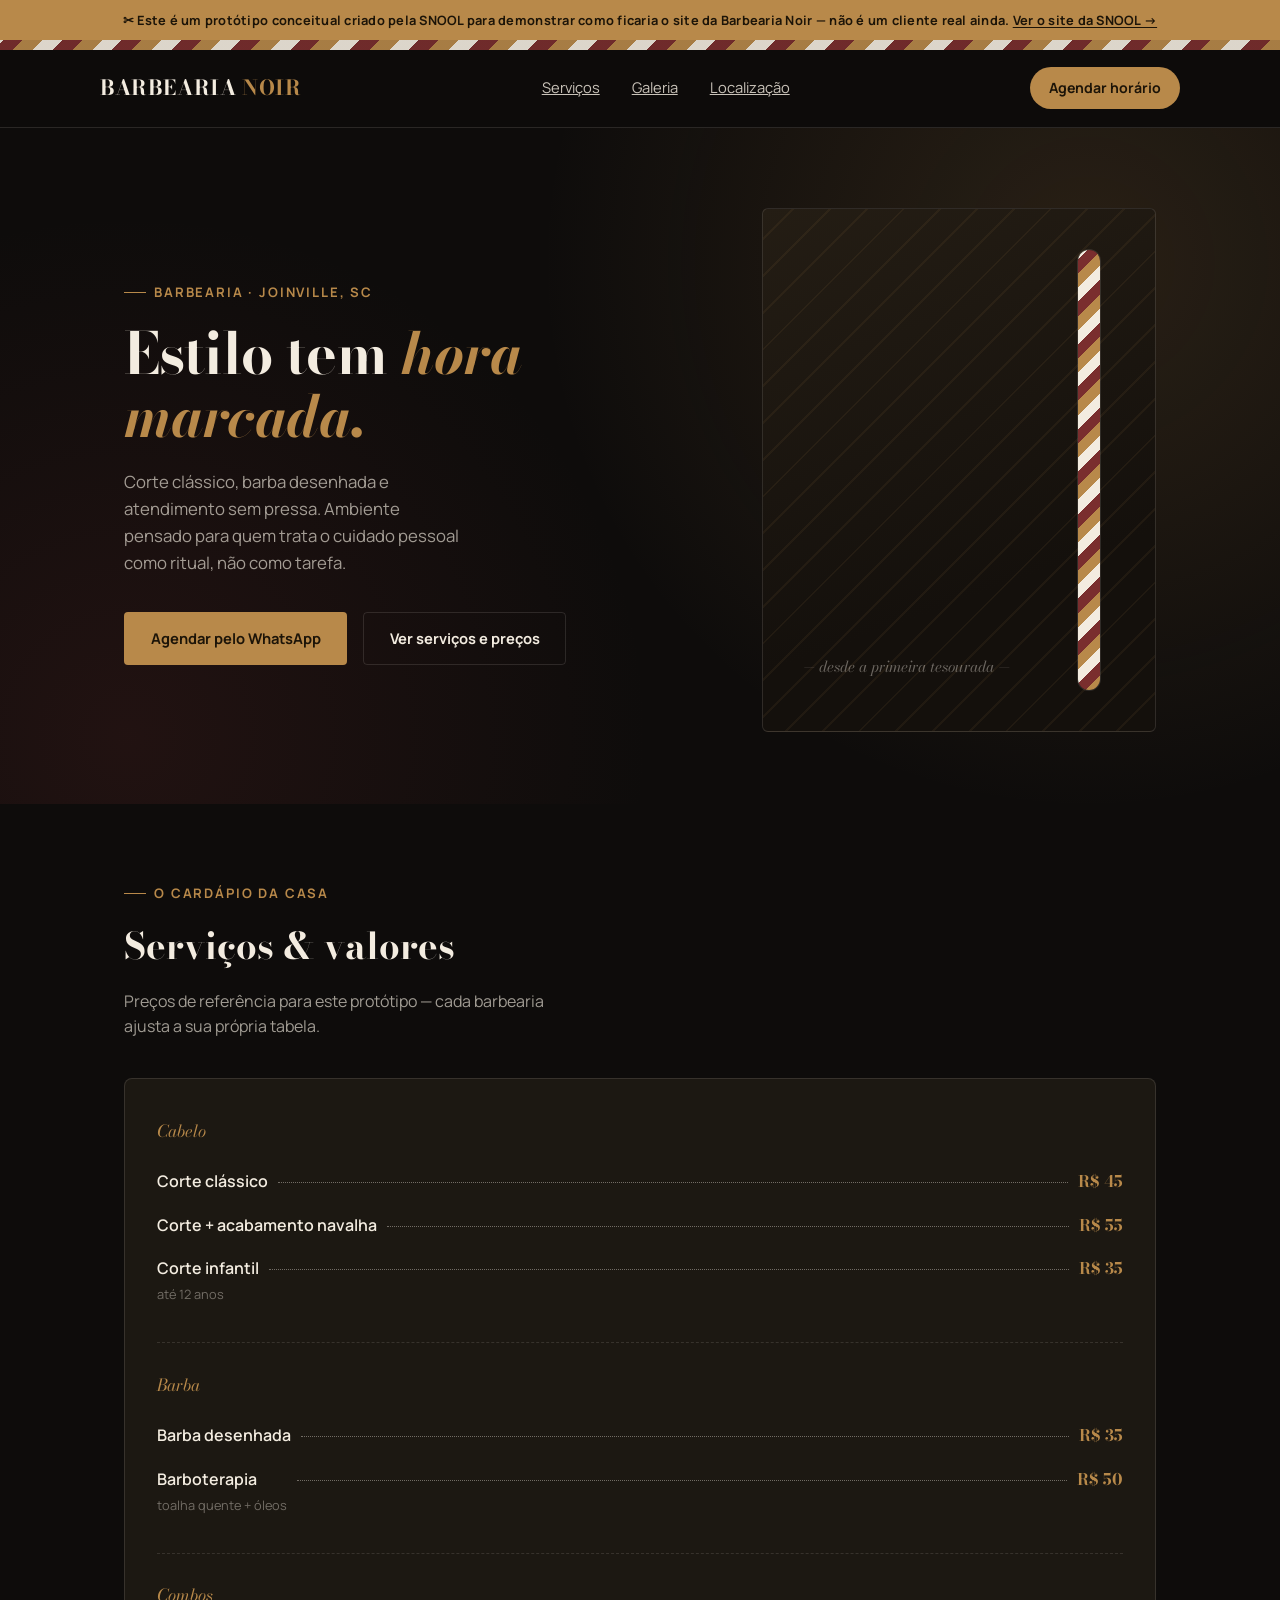
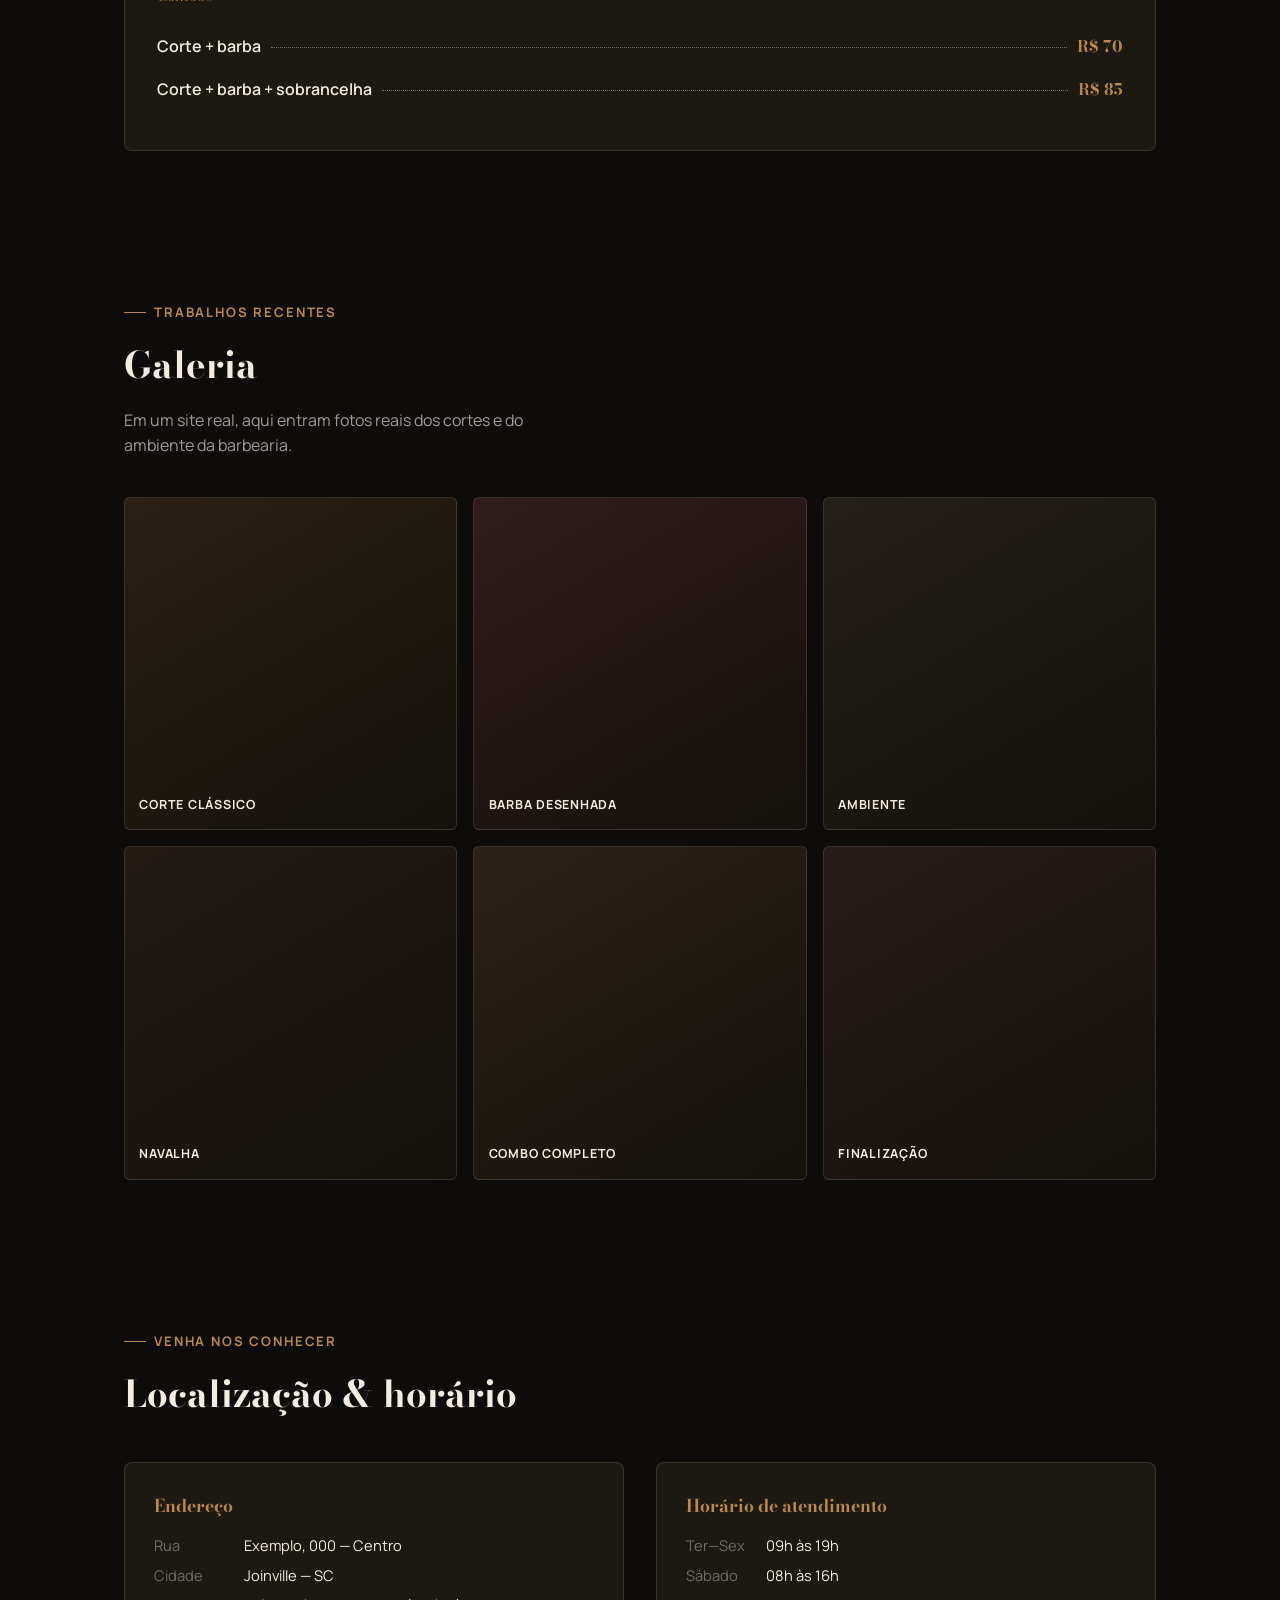
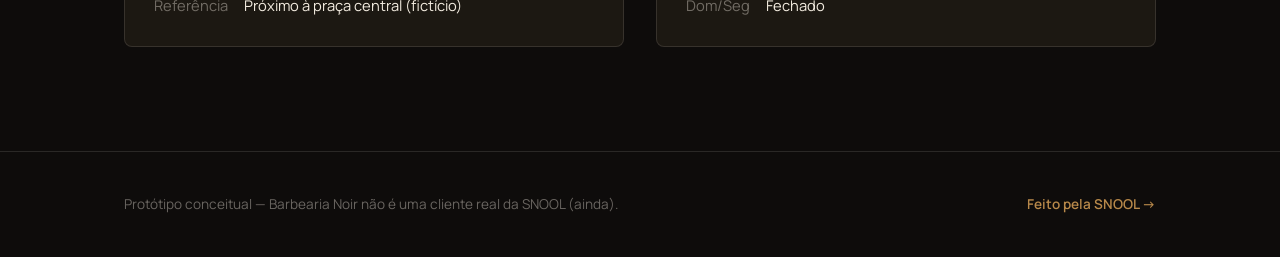
<file: projetos/barbearia-noir/index.html>
<!DOCTYPE html>
<html lang="pt-BR">
<head>
<meta charset="UTF-8" />
<meta name="viewport" content="width=device-width, initial-scale=1.0" />
<title>Barbearia Noir — Protótipo conceitual · SNOOL</title>
<meta name="robots" content="noindex, nofollow" />
<link rel="preconnect" href="https://fonts.googleapis.com">
<link rel="preconnect" href="https://fonts.gstatic.com" crossorigin>
<link href="https://fonts.googleapis.com/css2?family=Bodoni+Moda:ital,wght@0,500;0,600;0,700;1,500&family=Manrope:wght@400;500;600;700&display=swap" rel="stylesheet">
<style>
  :root{
    --bg:#0e0c0b;
    --bg-elevated:#17140f;
    --bg-card:#1c1812;
    --ink:#f3ece0;
    --ink-muted:rgba(243,236,224,0.64);
    --ink-faint:rgba(243,236,224,0.4);
    --gold:#b8894a;
    --gold-soft:rgba(184,137,74,0.16);
    --burgundy:#7a2e2e;
    --line:rgba(243,236,224,0.12);
    --font-display:"Bodoni Moda", "Times New Roman", serif;
    --font-body:"Manrope", sans-serif;
  }
  *{box-sizing:border-box; margin:0; padding:0;}
  html{scroll-behavior:smooth;}
  body{
    background:var(--bg);
    color:var(--ink);
    font-family:var(--font-body);
    line-height:1.6;
    -webkit-font-smoothing:antialiased;
  }
  a{color:inherit;}
  img,svg{display:block; max-width:100%;}
  .wrap{max-width:1080px; margin:0 auto; padding:0 1.5rem;}

  /* Ribbon */
  .concept-ribbon{
    background:var(--gold);
    color:#1c1408;
    font-size:0.8rem;
    font-weight:700;
    text-align:center;
    padding:0.6rem 1rem;
    letter-spacing:0.02em;
  }
  .concept-ribbon a{
    text-decoration:underline;
    text-underline-offset:2px;
  }

  /* Barber pole stripe divider */
  .stripe-divider{
    height:10px;
    background:repeating-linear-gradient(
      -45deg,
      var(--gold) 0 14px,
      var(--burgundy) 14px 28px,
      var(--ink) 28px 42px
    );
    opacity:0.9;
  }

  /* Header */
  header{
    position:sticky; top:0; z-index:20;
    background:rgba(14,12,11,0.88);
    backdrop-filter:blur(10px);
    border-bottom:1px solid var(--line);
  }
  .header-inner{
    display:flex; align-items:center; justify-content:space-between;
    padding:1.1rem 0;
  }
  .logo{
    font-family:var(--font-display);
    font-weight:700;
    font-size:1.3rem;
    letter-spacing:0.03em;
  }
  .logo span{color:var(--gold);}
  nav.main-nav{display:flex; gap:2rem; font-size:0.92rem;}
  nav.main-nav a{opacity:0.82; transition:opacity 0.2s;}
  nav.main-nav a:hover{opacity:1; color:var(--gold);}
  .nav-cta{
    display:inline-flex; align-items:center; gap:0.5rem;
    background:var(--gold); color:#1c1408;
    padding:0.6rem 1.2rem; border-radius:999px;
    font-weight:700; font-size:0.88rem;
    text-decoration:none;
  }
  @media (max-width:760px){ nav.main-nav{display:none;} }

  /* Hero */
  .hero{
    position:relative;
    padding:5rem 0 4.5rem;
    overflow:hidden;
    background:
      radial-gradient(circle at 85% 20%, rgba(184,137,74,0.16), transparent 45%),
      radial-gradient(circle at 10% 90%, rgba(122,46,46,0.18), transparent 40%);
  }
  .hero-inner{display:grid; grid-template-columns:1.2fr 0.8fr; gap:3rem; align-items:center;}
  .eyebrow{
    display:inline-flex; align-items:center; gap:0.5rem;
    color:var(--gold); font-size:0.82rem; font-weight:700;
    letter-spacing:0.14em; text-transform:uppercase;
    margin-bottom:1.2rem;
  }
  .eyebrow::before{content:""; width:22px; height:1px; background:var(--gold);}
  h1{
    font-family:var(--font-display);
    font-size:clamp(2.4rem, 5vw, 3.6rem);
    line-height:1.08;
    font-weight:700;
    letter-spacing:-0.01em;
  }
  h1 em{color:var(--gold); font-style:italic;}
  .hero p.lead{
    margin-top:1.4rem; max-width:34ch;
    color:var(--ink-muted); font-size:1.05rem;
  }
  .hero-ctas{display:flex; gap:1rem; margin-top:2.2rem; flex-wrap:wrap;}
  .btn{
    display:inline-flex; align-items:center; gap:0.6rem;
    padding:0.85rem 1.6rem; border-radius:4px;
    font-weight:700; font-size:0.92rem; text-decoration:none;
    border:1px solid transparent; cursor:pointer;
  }
  .btn-primary{background:var(--gold); color:#1c1408;}
  .btn-ghost{border-color:var(--line); color:var(--ink);}
  .hero-visual{
    aspect-ratio:3/4; border-radius:6px; position:relative; overflow:hidden;
    background:
      linear-gradient(160deg, #241d14 0%, #14100c 70%);
    border:1px solid var(--line);
  }
  .hero-visual::before{
    content:"";
    position:absolute; inset:0;
    background:repeating-linear-gradient(-45deg, rgba(184,137,74,0.08) 0 2px, transparent 2px 26px);
  }
  .hero-visual .pole{
    position:absolute; right:14%; top:8%; bottom:8%; width:22px;
    border-radius:999px; overflow:hidden;
    box-shadow:0 0 0 1px var(--line);
    background:repeating-linear-gradient(-45deg, var(--gold) 0 10px, var(--burgundy) 10px 20px, var(--ink) 20px 30px);
  }
  .hero-visual .scissor-tag{
    position:absolute; left:10%; bottom:10%;
    font-family:var(--font-display); font-style:italic;
    font-size:0.95rem; color:var(--ink-faint);
  }

  /* Section shell */
  section{padding:4.5rem 0;}
  .section-head{margin-bottom:2.4rem; max-width:46ch;}
  .section-head .eyebrow{margin-bottom:0.8rem;}
  .section-head h2{font-family:var(--font-display); font-size:clamp(1.7rem,3vw,2.3rem); font-weight:700;}
  .section-head p{color:var(--ink-muted); margin-top:0.8rem;}

  /* Menu / services as a ticket */
  .menu-ticket{
    background:var(--bg-card); border:1px solid var(--line); border-radius:8px;
    padding:2.4rem 2rem;
  }
  .menu-group + .menu-group{margin-top:1.8rem; padding-top:1.8rem; border-top:1px dashed var(--line);}
  .menu-group-title{
    font-family:var(--font-display); font-style:italic; color:var(--gold);
    font-size:1.05rem; margin-bottom:1rem;
  }
  .menu-item{
    display:flex; align-items:baseline; gap:0.6rem;
    padding:0.55rem 0;
  }
  .menu-item .name{font-weight:600;}
  .menu-item .leader{flex:1; border-bottom:1px dotted var(--ink-faint); transform:translateY(-4px);}
  .menu-item .price{font-family:var(--font-display); color:var(--gold); font-weight:700;}
  .menu-item .sub{display:block; font-size:0.8rem; color:var(--ink-faint); font-weight:400; margin-top:0.15rem;}

  /* Gallery */
  .gallery-grid{
    display:grid; grid-template-columns:repeat(3, 1fr); gap:1rem;
  }
  .gallery-item{
    aspect-ratio:1; border-radius:6px; border:1px solid var(--line);
    position:relative; overflow:hidden;
    display:flex; align-items:flex-end; padding:0.9rem;
  }
  .gallery-item span{
    position:relative; font-size:0.78rem; font-weight:700;
    text-transform:uppercase; letter-spacing:0.06em; color:var(--ink);
  }
  .gallery-item:nth-child(1){background:linear-gradient(150deg,#2a2015,#14110c);}
  .gallery-item:nth-child(2){background:linear-gradient(150deg,#301c1c,#14110c);}
  .gallery-item:nth-child(3){background:linear-gradient(150deg,#241f18,#14110c);}
  .gallery-item:nth-child(4){background:linear-gradient(150deg,#231a14,#14110c);}
  .gallery-item:nth-child(5){background:linear-gradient(150deg,#2c2118,#14110c);}
  .gallery-item:nth-child(6){background:linear-gradient(150deg,#281c1a,#14110c);}
  @media (max-width:700px){ .gallery-grid{grid-template-columns:repeat(2,1fr);} }

  /* Info / location */
  .info-grid{display:grid; grid-template-columns:1fr 1fr; gap:2rem;}
  .info-card{
    background:var(--bg-card); border:1px solid var(--line); border-radius:8px; padding:1.8rem;
  }
  .info-card h3{font-family:var(--font-display); margin-bottom:0.9rem; color:var(--gold); font-size:1.1rem;}
  .info-card dl{display:grid; grid-template-columns:auto 1fr; gap:0.4rem 1rem; font-size:0.92rem;}
  .info-card dt{color:var(--ink-faint);}
  @media (max-width:700px){ .info-grid{grid-template-columns:1fr;} .hero-inner{grid-template-columns:1fr;} .hero-visual{display:none;} }

  /* Footer */
  footer{
    border-top:1px solid var(--line); padding:2.6rem 0; margin-top:2rem;
    display:flex; align-items:center; justify-content:space-between; flex-wrap:wrap; gap:1rem;
    color:var(--ink-faint); font-size:0.85rem;
  }
  footer a{color:var(--gold); text-decoration:none; font-weight:600;}

  /* Mobile nav */
  .menu-toggle{
    display:none; flex-direction:column; justify-content:center; gap:5px;
    width:38px; height:38px; align-items:center; background:none; border:none; cursor:pointer;
    flex-shrink:0;
  }
  .menu-toggle span{ width:22px; height:2px; background:var(--ink); transition:transform .25s ease, opacity .25s ease; }
  .menu-toggle[aria-expanded="true"] span:nth-child(1){ transform:translateY(7px) rotate(45deg); }
  .menu-toggle[aria-expanded="true"] span:nth-child(2){ opacity:0; }
  .menu-toggle[aria-expanded="true"] span:nth-child(3){ transform:translateY(-7px) rotate(-45deg); }
  .mobile-nav{
    position:fixed; inset:0; z-index:60; background:var(--bg);
    display:flex; flex-direction:column; align-items:flex-start; justify-content:center;
    gap:1.6rem; padding:2rem 1.5rem;
    transform:translateY(-100%); transition:transform .35s ease; visibility:hidden;
  }
  .mobile-nav.is-open{ transform:translateY(0); visibility:visible; }
  .mobile-nav a{ font-family:var(--font-display); font-size:1.9rem; font-weight:700; }
  .mobile-nav .nav-cta{ margin-top:0.6rem; }
  .mobile-nav-close{
    position:absolute; top:1.5rem; right:1.5rem; width:38px; height:38px;
    background:none; border:none; cursor:pointer; color:var(--ink);
  }
  @media (max-width:760px){
    .menu-toggle{ display:flex; }
  }
  @media (min-width:761px){
    .mobile-nav{ display:none; }
  }
</style>
</head>
<body>

  <div class="concept-ribbon">
    ✂ Este é um protótipo conceitual criado pela SNOOL para demonstrar como ficaria o site da Barbearia Noir — não é um cliente real ainda.
    <a href="../../index.html">Ver o site da SNOOL →</a>
  </div>
  <div class="stripe-divider" aria-hidden="true"></div>

  <header>
    <div class="wrap header-inner">
      <div class="logo">BARBEARIA <span>NOIR</span></div>
      <nav class="main-nav">
        <a href="#servicos">Serviços</a>
        <a href="#galeria">Galeria</a>
        <a href="#local">Localização</a>
      </nav>
      <a class="nav-cta" href="https://wa.me/55XXXXXXXXXXX?text=Ol%C3%A1!%20Quero%20agendar%20um%20hor%C3%A1rio%20na%20Barbearia%20Noir." target="_blank" rel="noopener">Agendar horário</a>
    <button class="menu-toggle" aria-label="Abrir menu" aria-expanded="false" data-menu-toggle>
      <span></span><span></span><span></span>
    </button>
    </div>
  </header>

  <div class="mobile-nav" data-mobile-nav>
    <button class="mobile-nav-close" aria-label="Fechar menu" data-menu-close>
      <svg viewBox="0 0 24 24" fill="none" stroke="currentColor" stroke-width="2" width="26" height="26"><path d="M6 6l12 12M18 6L6 18"/></svg>
    </button>
        <a href="#servicos">Serviços</a>
        <a href="#galeria">Galeria</a>
        <a href="#local">Localização</a>
          <a class="nav-cta" href="https://wa.me/55XXXXXXXXXXX?text=Ol%C3%A1!%20Quero%20agendar%20um%20hor%C3%A1rio%20na%20Barbearia%20Noir." target="_blank" rel="noopener">Agendar horário</a>
  </div>


  <main>
    <section class="hero">
      <div class="wrap hero-inner">
        <div>
          <span class="eyebrow">Barbearia · Joinville, SC</span>
          <h1>Estilo tem <em>hora marcada.</em></h1>
          <p class="lead">Corte clássico, barba desenhada e atendimento sem pressa. Ambiente pensado para quem trata o cuidado pessoal como ritual, não como tarefa.</p>
          <div class="hero-ctas">
            <a class="btn btn-primary" href="https://wa.me/55XXXXXXXXXXX?text=Ol%C3%A1!%20Quero%20agendar%20um%20hor%C3%A1rio%20na%20Barbearia%20Noir." target="_blank" rel="noopener">Agendar pelo WhatsApp</a>
            <a class="btn btn-ghost" href="#servicos">Ver serviços e preços</a>
          </div>
        </div>
        <div class="hero-visual">
          <div class="pole" aria-hidden="true"></div>
          <span class="scissor-tag">— desde a primeira tesourada —</span>
        </div>
      </div>
    </section>

    <section id="servicos">
      <div class="wrap">
        <div class="section-head">
          <span class="eyebrow">O cardápio da casa</span>
          <h2>Serviços &amp; valores</h2>
          <p>Preços de referência para este protótipo — cada barbearia ajusta a sua própria tabela.</p>
        </div>
        <div class="menu-ticket">
          <div class="menu-group">
            <div class="menu-group-title">Cabelo</div>
            <div class="menu-item"><span class="name">Corte clássico</span><span class="leader"></span><span class="price">R$ 45</span></div>
            <div class="menu-item"><span class="name">Corte + acabamento navalha</span><span class="leader"></span><span class="price">R$ 55</span></div>
            <div class="menu-item"><span class="name">Corte infantil<span class="sub">até 12 anos</span></span><span class="leader"></span><span class="price">R$ 35</span></div>
          </div>
          <div class="menu-group">
            <div class="menu-group-title">Barba</div>
            <div class="menu-item"><span class="name">Barba desenhada</span><span class="leader"></span><span class="price">R$ 35</span></div>
            <div class="menu-item"><span class="name">Barboterapia<span class="sub">toalha quente + óleos</span></span><span class="leader"></span><span class="price">R$ 50</span></div>
          </div>
          <div class="menu-group">
            <div class="menu-group-title">Combos</div>
            <div class="menu-item"><span class="name">Corte + barba</span><span class="leader"></span><span class="price">R$ 70</span></div>
            <div class="menu-item"><span class="name">Corte + barba + sobrancelha</span><span class="leader"></span><span class="price">R$ 85</span></div>
          </div>
        </div>
      </div>
    </section>

    <section id="galeria">
      <div class="wrap">
        <div class="section-head">
          <span class="eyebrow">Trabalhos recentes</span>
          <h2>Galeria</h2>
          <p>Em um site real, aqui entram fotos reais dos cortes e do ambiente da barbearia.</p>
        </div>
        <div class="gallery-grid">
          <div class="gallery-item"><span>Corte clássico</span></div>
          <div class="gallery-item"><span>Barba desenhada</span></div>
          <div class="gallery-item"><span>Ambiente</span></div>
          <div class="gallery-item"><span>Navalha</span></div>
          <div class="gallery-item"><span>Combo completo</span></div>
          <div class="gallery-item"><span>Finalização</span></div>
        </div>
      </div>
    </section>

    <section id="local">
      <div class="wrap">
        <div class="section-head">
          <span class="eyebrow">Venha nos conhecer</span>
          <h2>Localização &amp; horário</h2>
        </div>
        <div class="info-grid">
          <div class="info-card">
            <h3>Endereço</h3>
            <dl>
              <dt>Rua</dt><dd>Exemplo, 000 — Centro</dd>
              <dt>Cidade</dt><dd>Joinville — SC</dd>
              <dt>Referência</dt><dd>Próximo à praça central (fictício)</dd>
            </dl>
          </div>
          <div class="info-card">
            <h3>Horário de atendimento</h3>
            <dl>
              <dt>Ter—Sex</dt><dd>09h às 19h</dd>
              <dt>Sábado</dt><dd>08h às 16h</dd>
              <dt>Dom/Seg</dt><dd>Fechado</dd>
            </dl>
          </div>
        </div>
      </div>
    </section>
  </main>

  <footer>
    <div class="wrap" style="display:flex; align-items:center; justify-content:space-between; width:100%; flex-wrap:wrap; gap:1rem;">
      <span>Protótipo conceitual — Barbearia Noir não é uma cliente real da SNOOL (ainda).</span>
      <a href="../../index.html">Feito pela SNOOL →</a>
    </div>
  </footer>


  <script>
    (function () {
      var toggle = document.querySelector("[data-menu-toggle]");
      var closeBtn = document.querySelector("[data-menu-close]");
      var panel = document.querySelector("[data-mobile-nav]");
      if (!toggle || !panel) return;
      function open() {
        panel.classList.add("is-open");
        toggle.setAttribute("aria-expanded", "true");
        document.body.style.overflow = "hidden";
      }
      function close() {
        panel.classList.remove("is-open");
        toggle.setAttribute("aria-expanded", "false");
        document.body.style.overflow = "";
      }
      toggle.addEventListener("click", function () {
        panel.classList.contains("is-open") ? close() : open();
      });
      closeBtn && closeBtn.addEventListener("click", close);
      panel.querySelectorAll("a").forEach(function (a) {
        a.addEventListener("click", close);
      });
    })();
  </script>
</body>
</html>
</file>
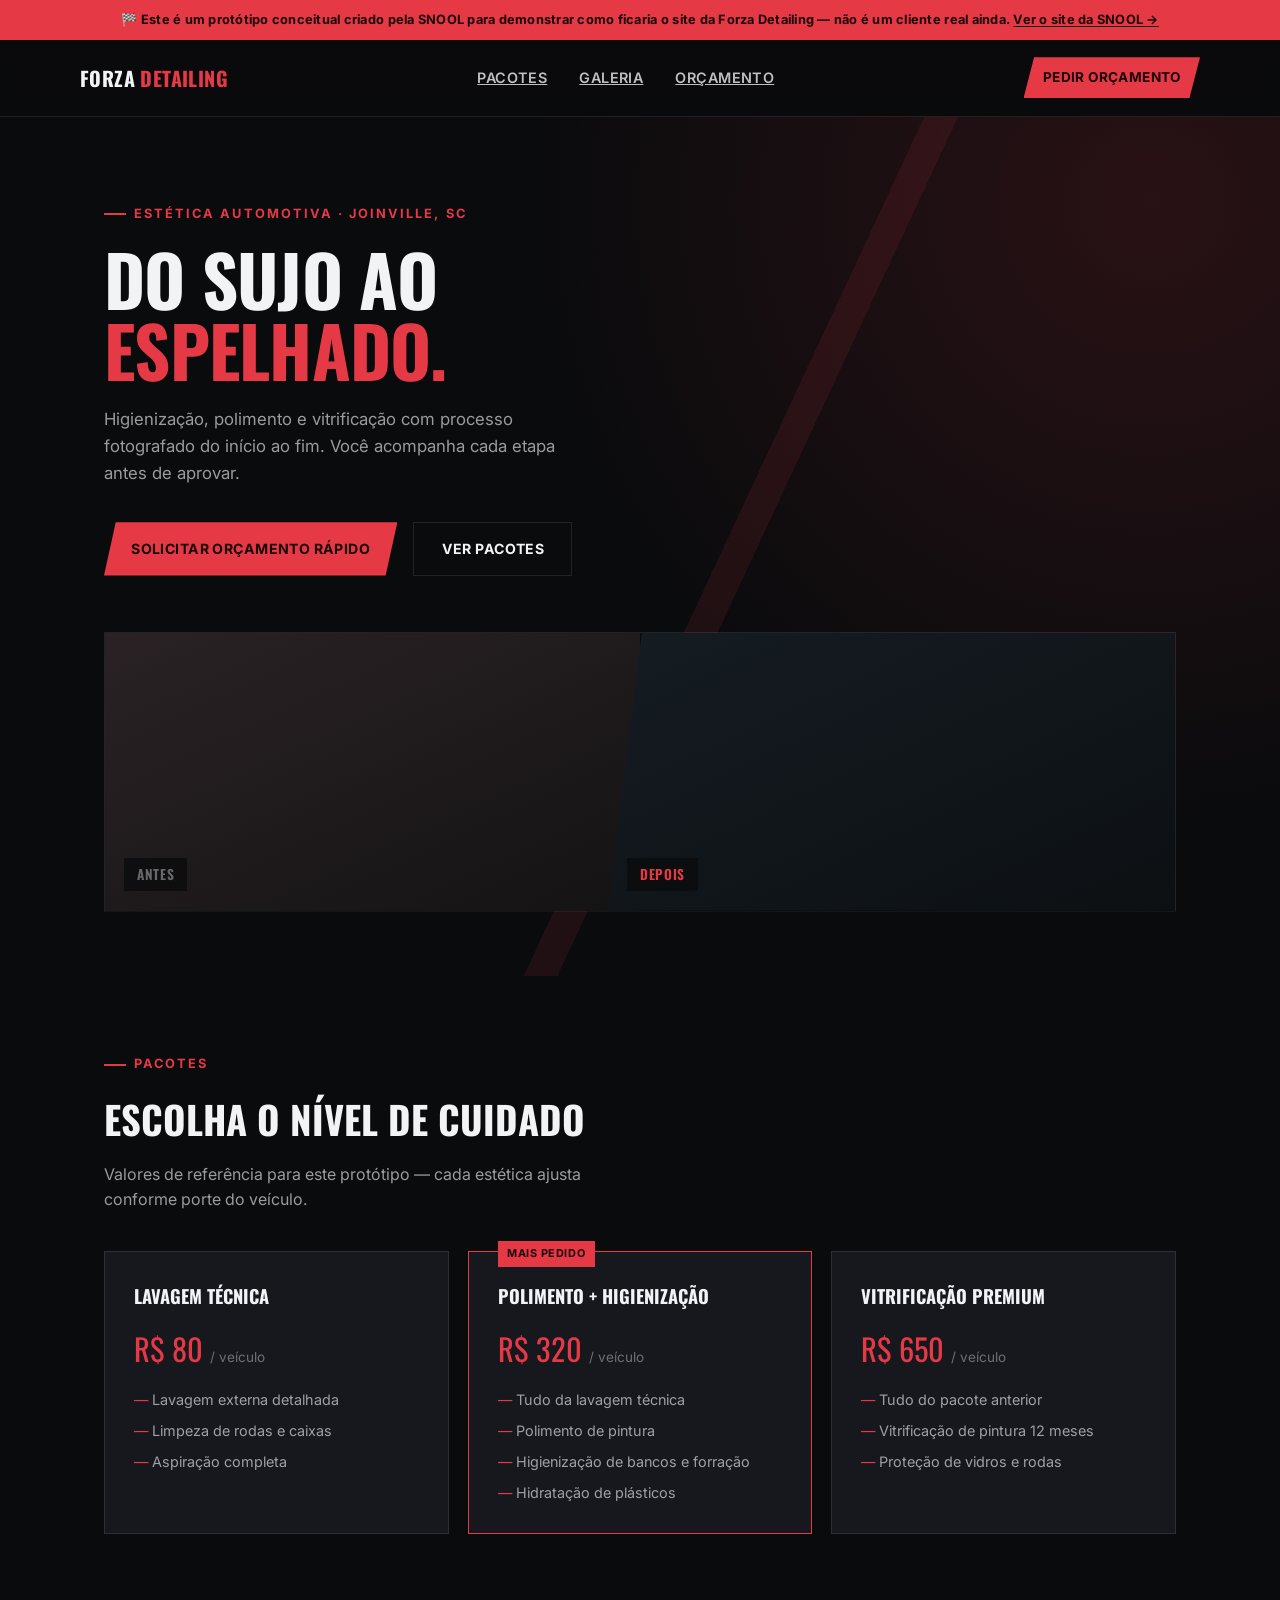
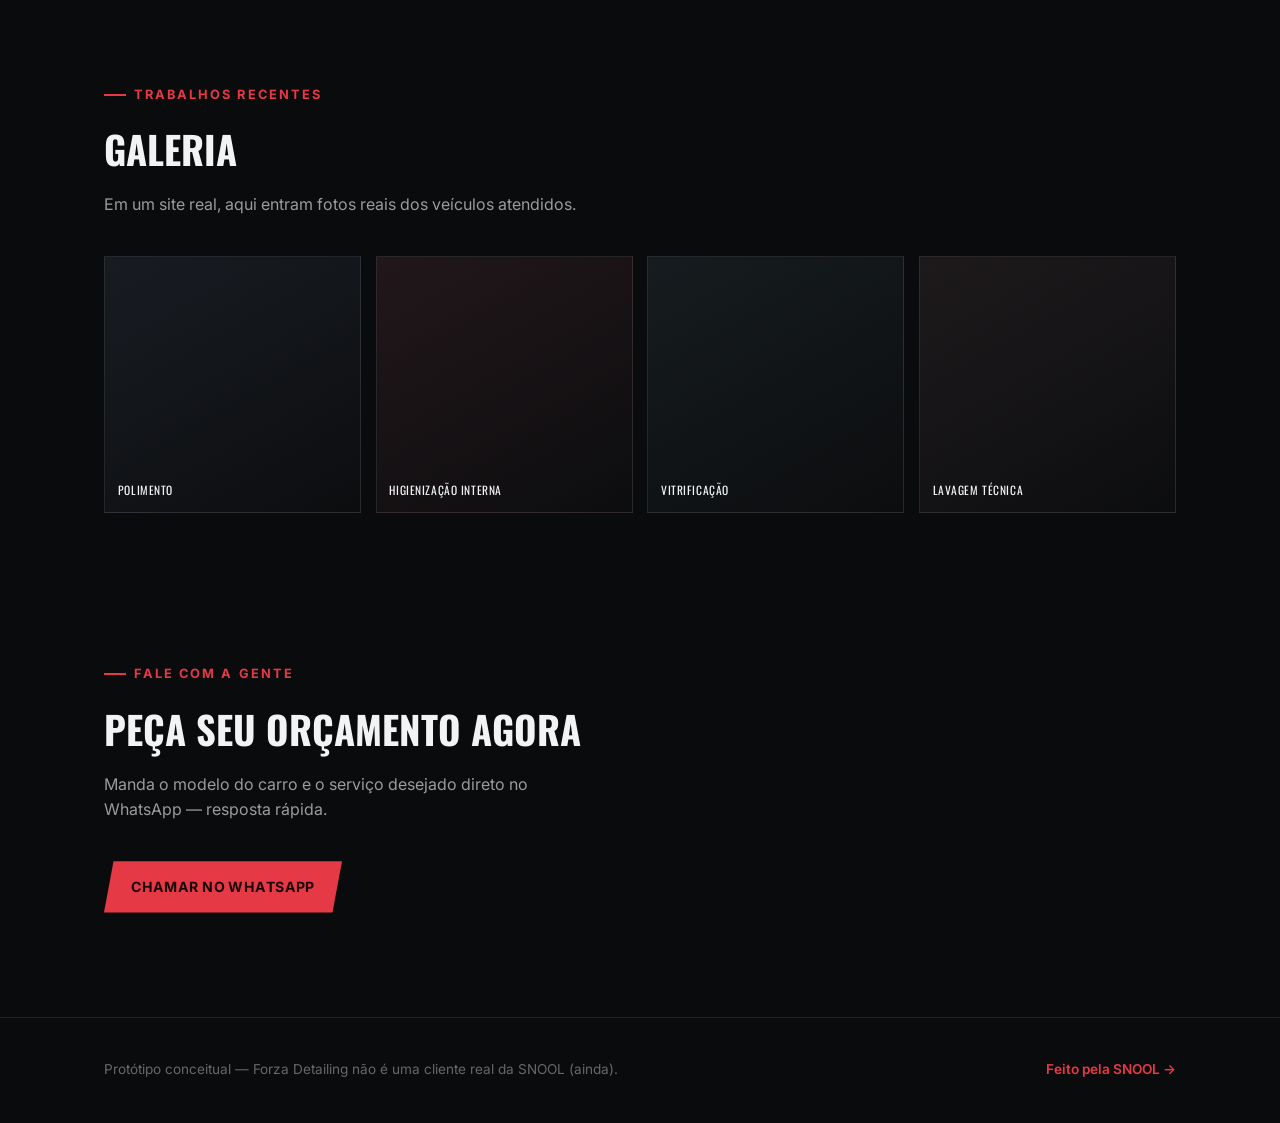
<file: projetos/forza-detailing/index.html>
<!DOCTYPE html>
<html lang="pt-BR">
<head>
<meta charset="UTF-8" />
<meta name="viewport" content="width=device-width, initial-scale=1.0" />
<title>Forza Detailing — Protótipo conceitual · SNOOL</title>
<meta name="robots" content="noindex, nofollow" />
<link rel="preconnect" href="https://fonts.googleapis.com">
<link rel="preconnect" href="https://fonts.gstatic.com" crossorigin>
<link href="https://fonts.googleapis.com/css2?family=Oswald:wght@500;600;700&family=Inter:wght@400;500;600;700&display=swap" rel="stylesheet">
<style>
  :root{
    --bg:#0a0b0d;
    --bg-elevated:#131519;
    --bg-card:#16181d;
    --ink:#f2f3f5;
    --ink-muted:rgba(242,243,245,0.62);
    --ink-faint:rgba(242,243,245,0.4);
    --red:#e63946;
    --red-soft:rgba(230,57,70,0.14);
    --chrome:#9aa3ad;
    --line:rgba(242,243,245,0.1);
    --font-display:"Oswald", sans-serif;
    --font-body:"Inter", sans-serif;
  }
  *{box-sizing:border-box; margin:0; padding:0;}
  html{scroll-behavior:smooth;}
  body{background:var(--bg); color:var(--ink); font-family:var(--font-body); line-height:1.6; -webkit-font-smoothing:antialiased;}
  a{color:inherit;}
  .wrap{max-width:1120px; margin:0 auto; padding:0 1.5rem;}

  .concept-ribbon{
    background:var(--red); color:#1a0506; font-size:0.8rem; font-weight:700;
    text-align:center; padding:0.6rem 1rem; letter-spacing:0.02em;
  }
  .concept-ribbon a{ text-decoration:underline; text-underline-offset:2px; }

  header{
    position:sticky; top:0; z-index:20;
    background:rgba(10,11,13,0.9); backdrop-filter:blur(10px);
    border-bottom:1px solid var(--line);
  }
  .header-inner{ display:flex; align-items:center; justify-content:space-between; padding:1.1rem 0; }
  .logo{ font-family:var(--font-display); font-weight:700; font-size:1.25rem; letter-spacing:0.02em; text-transform:uppercase; }
  .logo span{ color:var(--red); }
  nav.main-nav{ display:flex; gap:2rem; font-size:0.9rem; text-transform:uppercase; letter-spacing:0.03em; font-weight:600;}
  nav.main-nav a{ opacity:0.78; transition:opacity 0.2s; }
  nav.main-nav a:hover{ opacity:1; color:var(--red); }
  .nav-cta{
    display:inline-flex; align-items:center; gap:0.5rem;
    background:var(--red); color:#1a0506; padding:0.6rem 1.2rem;
    font-weight:700; font-size:0.85rem; text-transform:uppercase; letter-spacing:0.03em;
    text-decoration:none; clip-path:polygon(6% 0,100% 0,94% 100%,0 100%);
  }
  @media (max-width:760px){ nav.main-nav{display:none;} }

  .hero{ position:relative; padding:5rem 0 4rem; overflow:hidden; }
  .hero::before{
    content:""; position:absolute; inset:0;
    background:
      linear-gradient(115deg, transparent 55%, rgba(230,57,70,0.1) 55%, rgba(230,57,70,0.1) 57%, transparent 57%),
      radial-gradient(circle at 90% 10%, rgba(230,57,70,0.14), transparent 45%);
    pointer-events:none;
  }
  .hero-inner{ position:relative; }
  .eyebrow{
    display:inline-flex; align-items:center; gap:0.5rem;
    color:var(--red); font-size:0.8rem; font-weight:700;
    letter-spacing:0.16em; text-transform:uppercase; margin-bottom:1.2rem;
  }
  .eyebrow::before{ content:""; width:22px; height:2px; background:var(--red); }
  h1{
    font-family:var(--font-display); text-transform:uppercase;
    font-size:clamp(2.6rem, 6vw, 4.4rem); line-height:1; font-weight:700; letter-spacing:-0.01em;
    max-width:16ch;
  }
  h1 span{ color:var(--red); }
  .hero p.lead{ margin-top:1.4rem; max-width:42ch; color:var(--ink-muted); font-size:1.05rem; }
  .hero-ctas{ display:flex; gap:1rem; margin-top:2.2rem; flex-wrap:wrap; }
  .btn{
    display:inline-flex; align-items:center; gap:0.6rem;
    padding:0.9rem 1.7rem; font-weight:700; font-size:0.88rem;
    text-transform:uppercase; letter-spacing:0.03em; text-decoration:none; cursor:pointer;
  }
  .btn-primary{ background:var(--red); color:#1a0506; clip-path:polygon(4% 0,100% 0,96% 100%,0 100%); }
  .btn-ghost{ border:1px solid var(--line); color:var(--ink); }

  /* Before/After split showcase */
  .split-showcase{
    margin-top:3.5rem; border:1px solid var(--line); position:relative;
    display:grid; grid-template-columns:1fr 1fr; height:280px;
    clip-path:polygon(0 0,100% 0,100% 100%,0 100%);
  }
  .split-panel{ position:relative; display:flex; align-items:flex-end; padding:1.2rem; }
  .split-panel.before{ background:linear-gradient(155deg,#2a2224,#141314); }
  .split-panel.after{ background:linear-gradient(155deg,#151c22,#0c1013);
    clip-path:polygon(6% 0,100% 0,100% 100%,0% 100%); margin-left:-6%; }
  .split-panel .tag{
    font-family:var(--font-display); text-transform:uppercase; font-weight:600;
    font-size:0.85rem; letter-spacing:0.05em; padding:0.35rem 0.8rem;
    background:rgba(10,11,13,0.75); backdrop-filter:blur(4px);
  }
  .split-panel.before .tag{ color:var(--ink-faint); }
  .split-panel.after .tag{ color:var(--red); }
  @media (max-width:700px){ .split-showcase{ grid-template-columns:1fr; height:auto; }
    .split-panel{ aspect-ratio:16/9; } .split-panel.after{ margin-left:0; clip-path:none; } }

  section{ padding:4.5rem 0; }
  .section-head{ margin-bottom:2.4rem; max-width:50ch; }
  .section-head .eyebrow{ margin-bottom:0.8rem; }
  .section-head h2{ font-family:var(--font-display); text-transform:uppercase; font-size:clamp(1.8rem,3vw,2.5rem); font-weight:700; }
  .section-head p{ color:var(--ink-muted); margin-top:0.8rem; }

  .packages{ display:grid; grid-template-columns:repeat(3,1fr); gap:1.2rem; }
  .package{
    background:var(--bg-card); border:1px solid var(--line); padding:1.8rem;
    display:flex; flex-direction:column; gap:0.9rem;
  }
  .package.featured{ border-color:var(--red); position:relative; }
  .package.featured::before{
    content:"Mais pedido"; position:absolute; top:-0.7rem; left:1.8rem;
    background:var(--red); color:#1a0506; font-size:0.68rem; font-weight:700;
    text-transform:uppercase; letter-spacing:0.05em; padding:0.25rem 0.6rem;
  }
  .package h3{ font-family:var(--font-display); text-transform:uppercase; font-size:1.15rem; }
  .package .price{ font-family:var(--font-display); font-size:1.9rem; color:var(--red); }
  .package .price small{ font-family:var(--font-body); font-size:0.85rem; color:var(--ink-faint); font-weight:400;}
  .package ul{ list-style:none; display:flex; flex-direction:column; gap:0.5rem; font-size:0.9rem; color:var(--ink-muted); }
  .package li::before{ content:"— "; color:var(--red); }
  @media (max-width:820px){ .packages{ grid-template-columns:1fr; } }

  .gallery-grid{ display:grid; grid-template-columns:repeat(4,1fr); gap:0.9rem; }
  .gallery-item{ aspect-ratio:1; border:1px solid var(--line); position:relative; overflow:hidden; display:flex; align-items:flex-end; padding:0.8rem; }
  .gallery-item span{ font-family:var(--font-display); font-size:0.72rem; text-transform:uppercase; letter-spacing:0.05em; }
  .gallery-item:nth-child(1){background:linear-gradient(150deg,#181c22,#0c0d0f);}
  .gallery-item:nth-child(2){background:linear-gradient(150deg,#22171a,#0c0d0f);}
  .gallery-item:nth-child(3){background:linear-gradient(150deg,#161c1f,#0c0d0f);}
  .gallery-item:nth-child(4){background:linear-gradient(150deg,#1e1a1c,#0c0d0f);}
  @media (max-width:700px){ .gallery-grid{ grid-template-columns:repeat(2,1fr); } }

  footer{
    border-top:1px solid var(--line); padding:2.6rem 0; margin-top:2rem;
    display:flex; align-items:center; justify-content:space-between; flex-wrap:wrap; gap:1rem;
    color:var(--ink-faint); font-size:0.85rem;
  }
  footer a{ color:var(--red); text-decoration:none; font-weight:600; }

  /* Mobile nav */
  .menu-toggle{
    display:none; flex-direction:column; justify-content:center; gap:5px;
    width:38px; height:38px; align-items:center; background:none; border:none; cursor:pointer;
    flex-shrink:0;
  }
  .menu-toggle span{ width:22px; height:2px; background:var(--ink); transition:transform .25s ease, opacity .25s ease; }
  .menu-toggle[aria-expanded="true"] span:nth-child(1){ transform:translateY(7px) rotate(45deg); }
  .menu-toggle[aria-expanded="true"] span:nth-child(2){ opacity:0; }
  .menu-toggle[aria-expanded="true"] span:nth-child(3){ transform:translateY(-7px) rotate(-45deg); }
  .mobile-nav{
    position:fixed; inset:0; z-index:60; background:var(--bg);
    display:flex; flex-direction:column; align-items:flex-start; justify-content:center;
    gap:1.6rem; padding:2rem 1.5rem;
    transform:translateY(-100%); transition:transform .35s ease; visibility:hidden;
  }
  .mobile-nav.is-open{ transform:translateY(0); visibility:visible; }
  .mobile-nav a{ font-family:var(--font-display); font-size:1.9rem; font-weight:700; }
  .mobile-nav .nav-cta{ margin-top:0.6rem; }
  .mobile-nav-close{
    position:absolute; top:1.5rem; right:1.5rem; width:38px; height:38px;
    background:none; border:none; cursor:pointer; color:var(--ink);
  }
  @media (max-width:760px){
    .menu-toggle{ display:flex; }
  }
  @media (min-width:761px){
    .mobile-nav{ display:none; }
  }
</style>
</head>
<body>

  <div class="concept-ribbon">
    🏁 Este é um protótipo conceitual criado pela SNOOL para demonstrar como ficaria o site da Forza Detailing — não é um cliente real ainda.
    <a href="../../index.html">Ver o site da SNOOL →</a>
  </div>

  <header>
    <div class="wrap header-inner">
      <div class="logo">FORZA <span>DETAILING</span></div>
      <nav class="main-nav">
        <a href="#pacotes">Pacotes</a>
        <a href="#galeria">Galeria</a>
        <a href="#orcamento">Orçamento</a>
      </nav>
      <a class="nav-cta" href="https://wa.me/55XXXXXXXXXXX?text=Ol%C3%A1!%20Quero%20um%20or%C3%A7amento%20de%20detailing." target="_blank" rel="noopener">Pedir orçamento</a>
    <button class="menu-toggle" aria-label="Abrir menu" aria-expanded="false" data-menu-toggle>
      <span></span><span></span><span></span>
    </button>
    </div>
  </header>

  <div class="mobile-nav" data-mobile-nav>
    <button class="mobile-nav-close" aria-label="Fechar menu" data-menu-close>
      <svg viewBox="0 0 24 24" fill="none" stroke="currentColor" stroke-width="2" width="26" height="26"><path d="M6 6l12 12M18 6L6 18"/></svg>
    </button>
        <a href="#pacotes">Pacotes</a>
        <a href="#galeria">Galeria</a>
        <a href="#orcamento">Orçamento</a>
          <a class="nav-cta" href="https://wa.me/55XXXXXXXXXXX?text=Ol%C3%A1!%20Quero%20um%20or%C3%A7amento%20de%20detailing." target="_blank" rel="noopener">Pedir orçamento</a>
  </div>


  <main>
    <section class="hero">
      <div class="wrap hero-inner">
        <span class="eyebrow">Estética automotiva · Joinville, SC</span>
        <h1>Do sujo ao <span>espelhado.</span></h1>
        <p class="lead">Higienização, polimento e vitrificação com processo fotografado do início ao fim. Você acompanha cada etapa antes de aprovar.</p>
        <div class="hero-ctas">
          <a class="btn btn-primary" href="https://wa.me/55XXXXXXXXXXX?text=Ol%C3%A1!%20Quero%20um%20or%C3%A7amento%20de%20detailing." target="_blank" rel="noopener">Solicitar orçamento rápido</a>
          <a class="btn btn-ghost" href="#pacotes">Ver pacotes</a>
        </div>

        <div class="split-showcase" aria-hidden="true">
          <div class="split-panel before"><span class="tag">Antes</span></div>
          <div class="split-panel after"><span class="tag">Depois</span></div>
        </div>
      </div>
    </section>

    <section id="pacotes">
      <div class="wrap">
        <div class="section-head">
          <span class="eyebrow">Pacotes</span>
          <h2>Escolha o nível de cuidado</h2>
          <p>Valores de referência para este protótipo — cada estética ajusta conforme porte do veículo.</p>
        </div>
        <div class="packages">
          <div class="package">
            <h3>Lavagem técnica</h3>
            <div class="price">R$ 80 <small>/ veículo</small></div>
            <ul>
              <li>Lavagem externa detalhada</li>
              <li>Limpeza de rodas e caixas</li>
              <li>Aspiração completa</li>
            </ul>
          </div>
          <div class="package featured">
            <h3>Polimento + Higienização</h3>
            <div class="price">R$ 320 <small>/ veículo</small></div>
            <ul>
              <li>Tudo da lavagem técnica</li>
              <li>Polimento de pintura</li>
              <li>Higienização de bancos e forração</li>
              <li>Hidratação de plásticos</li>
            </ul>
          </div>
          <div class="package">
            <h3>Vitrificação premium</h3>
            <div class="price">R$ 650 <small>/ veículo</small></div>
            <ul>
              <li>Tudo do pacote anterior</li>
              <li>Vitrificação de pintura 12 meses</li>
              <li>Proteção de vidros e rodas</li>
            </ul>
          </div>
        </div>
      </div>
    </section>

    <section id="galeria">
      <div class="wrap">
        <div class="section-head">
          <span class="eyebrow">Trabalhos recentes</span>
          <h2>Galeria</h2>
          <p>Em um site real, aqui entram fotos reais dos veículos atendidos.</p>
        </div>
        <div class="gallery-grid">
          <div class="gallery-item"><span>Polimento</span></div>
          <div class="gallery-item"><span>Higienização interna</span></div>
          <div class="gallery-item"><span>Vitrificação</span></div>
          <div class="gallery-item"><span>Lavagem técnica</span></div>
        </div>
      </div>
    </section>

    <section id="orcamento">
      <div class="wrap">
        <div class="section-head">
          <span class="eyebrow">Fale com a gente</span>
          <h2>Peça seu orçamento agora</h2>
          <p>Manda o modelo do carro e o serviço desejado direto no WhatsApp — resposta rápida.</p>
        </div>
        <a class="btn btn-primary" href="https://wa.me/55XXXXXXXXXXX?text=Ol%C3%A1!%20Quero%20um%20or%C3%A7amento%20de%20detailing." target="_blank" rel="noopener">Chamar no WhatsApp</a>
      </div>
    </section>
  </main>

  <footer>
    <div class="wrap" style="display:flex; align-items:center; justify-content:space-between; width:100%; flex-wrap:wrap; gap:1rem;">
      <span>Protótipo conceitual — Forza Detailing não é uma cliente real da SNOOL (ainda).</span>
      <a href="../../index.html">Feito pela SNOOL →</a>
    </div>
  </footer>


  <script>
    (function () {
      var toggle = document.querySelector("[data-menu-toggle]");
      var closeBtn = document.querySelector("[data-menu-close]");
      var panel = document.querySelector("[data-mobile-nav]");
      if (!toggle || !panel) return;
      function open() {
        panel.classList.add("is-open");
        toggle.setAttribute("aria-expanded", "true");
        document.body.style.overflow = "hidden";
      }
      function close() {
        panel.classList.remove("is-open");
        toggle.setAttribute("aria-expanded", "false");
        document.body.style.overflow = "";
      }
      toggle.addEventListener("click", function () {
        panel.classList.contains("is-open") ? close() : open();
      });
      closeBtn && closeBtn.addEventListener("click", close);
      panel.querySelectorAll("a").forEach(function (a) {
        a.addEventListener("click", close);
      });
    })();
  </script>
</body>
</html>
</file>
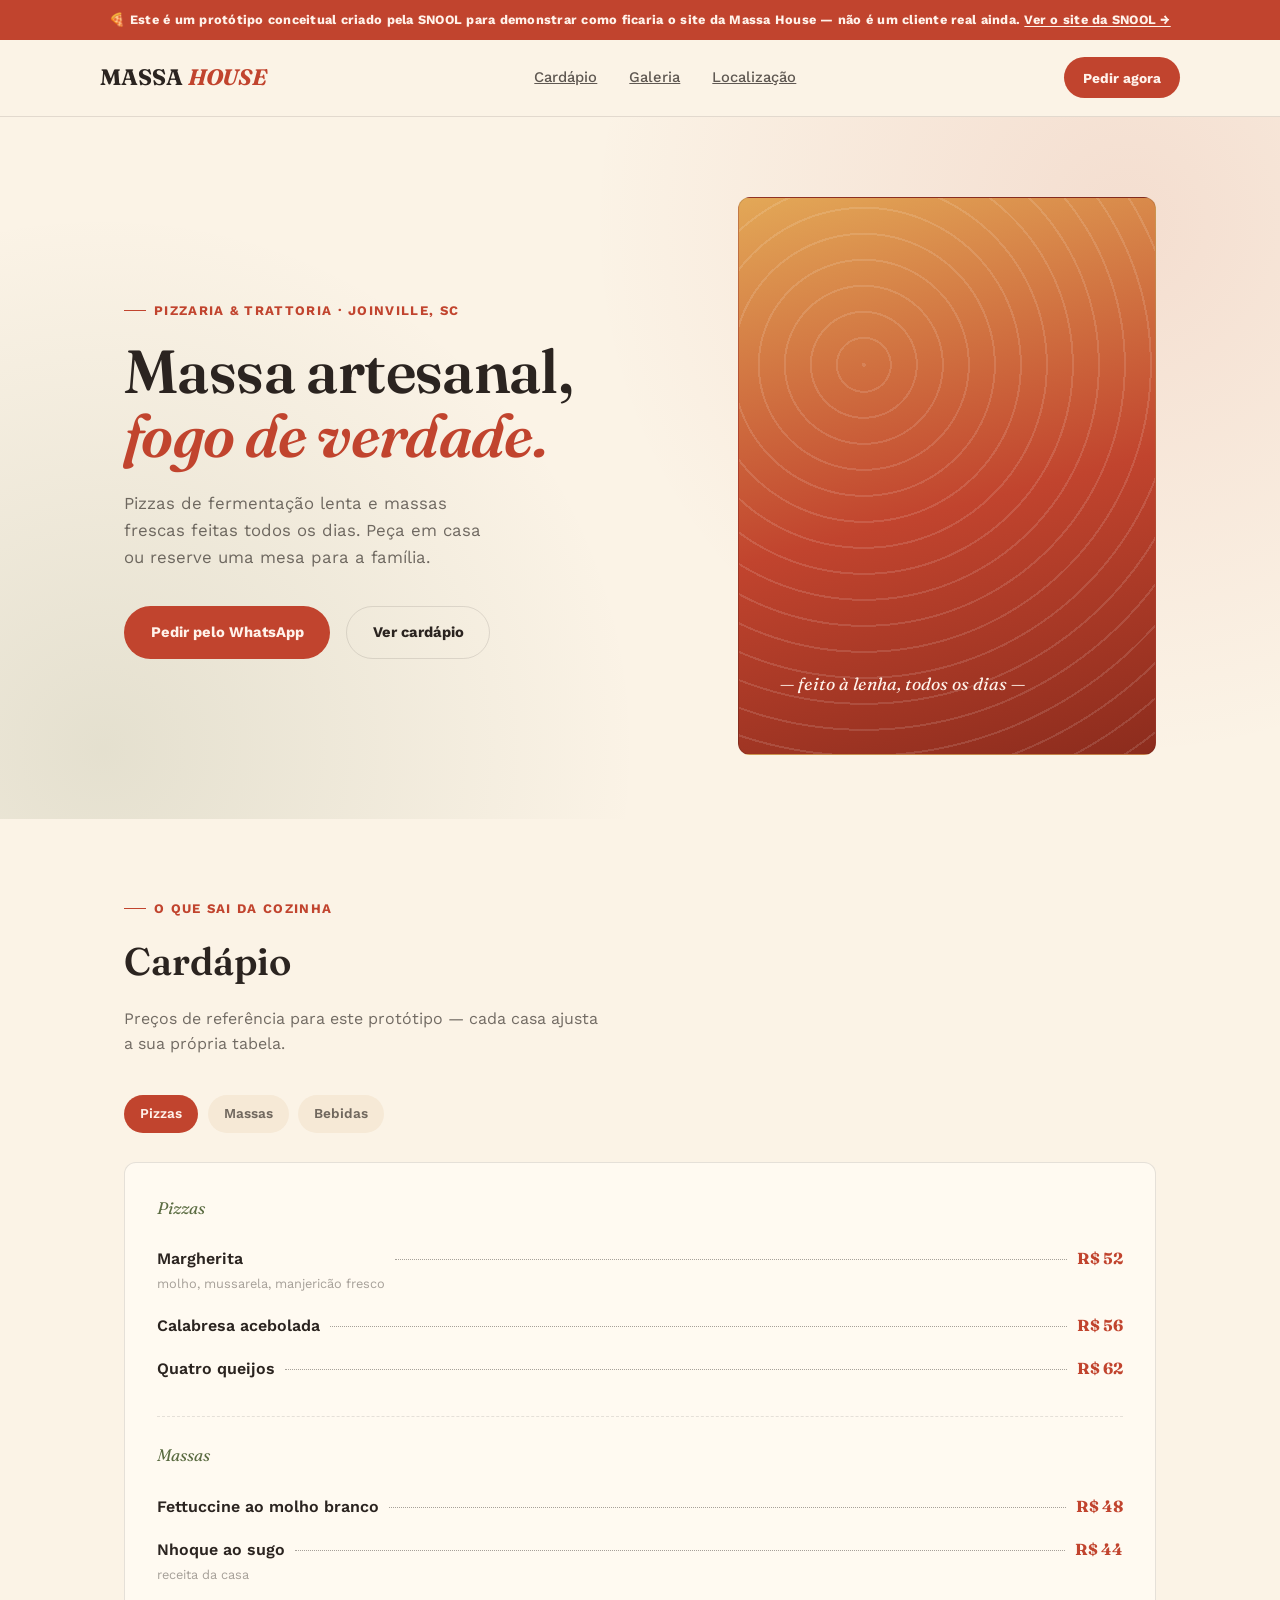
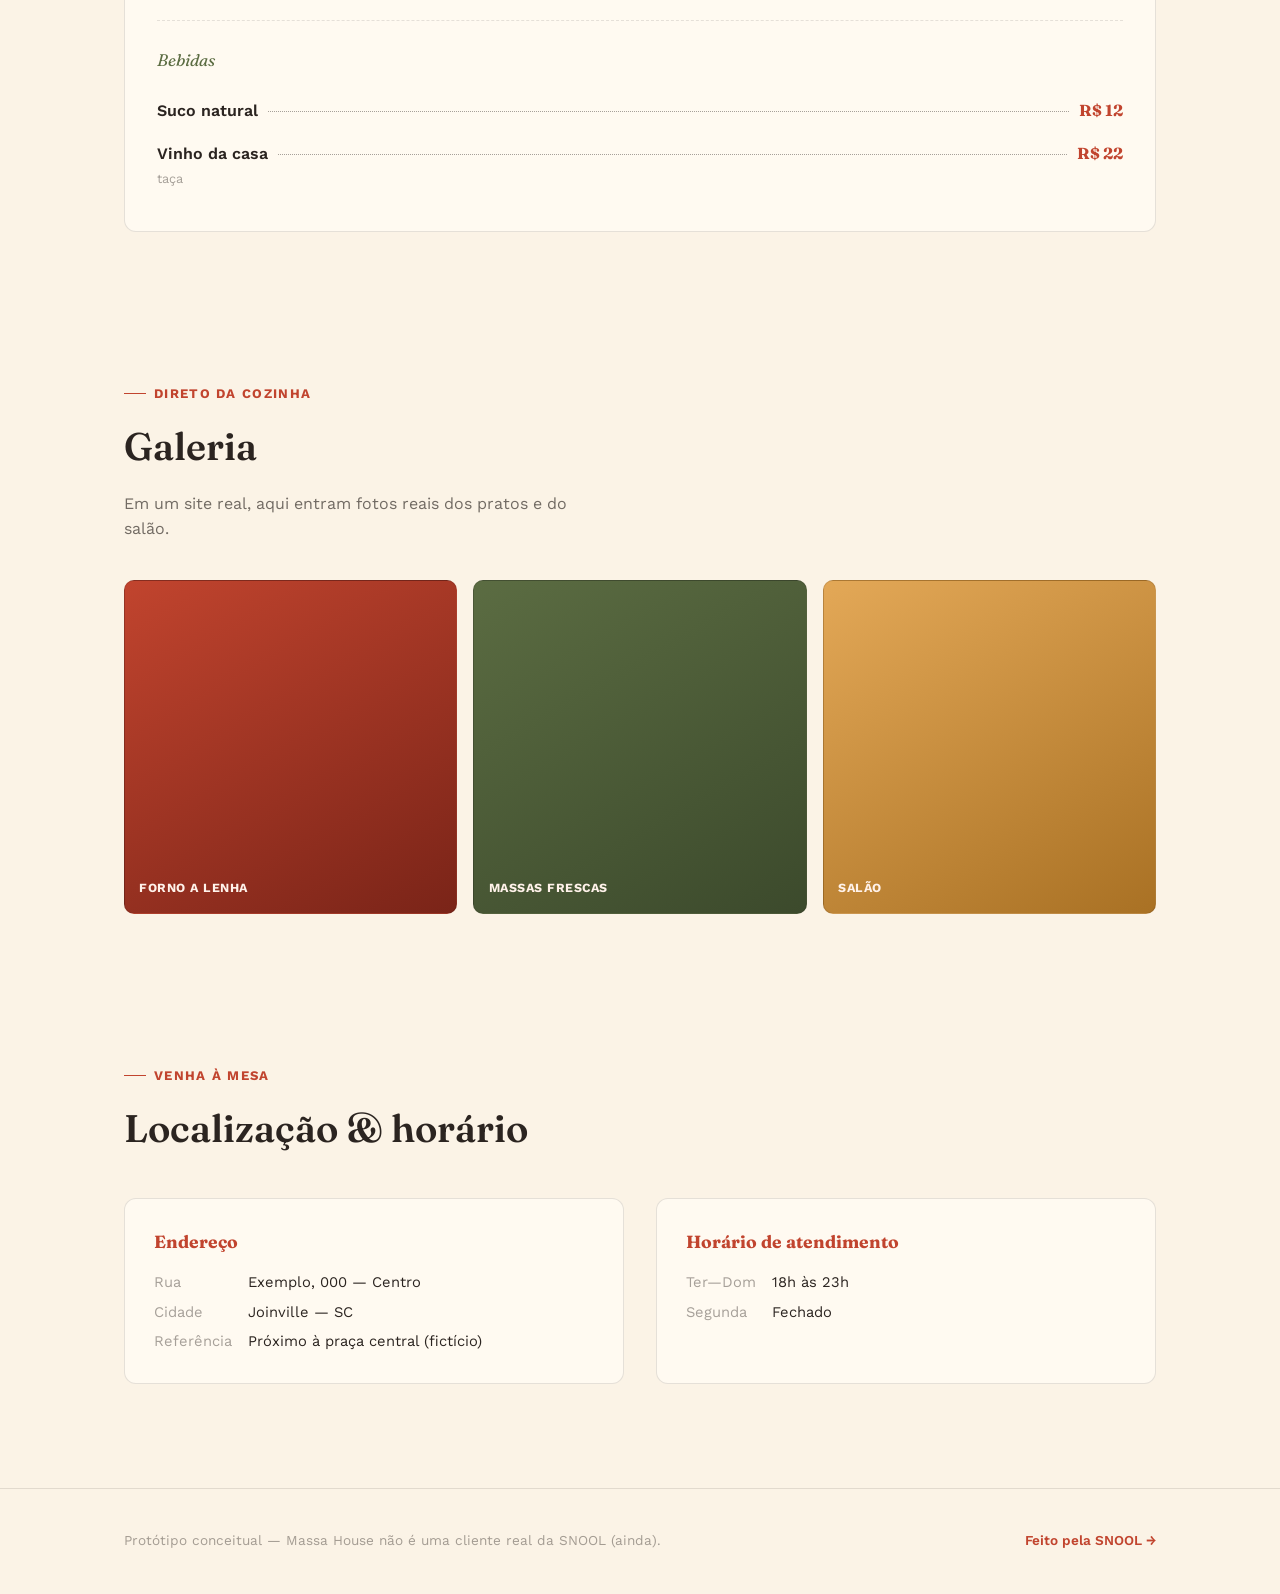
<file: projetos/massa-house/index.html>
<!DOCTYPE html>
<html lang="pt-BR">
<head>
<meta charset="UTF-8" />
<meta name="viewport" content="width=device-width, initial-scale=1.0" />
<title>Massa House — Protótipo conceitual · SNOOL</title>
<meta name="robots" content="noindex, nofollow" />
<link rel="preconnect" href="https://fonts.googleapis.com">
<link rel="preconnect" href="https://fonts.gstatic.com" crossorigin>
<link href="https://fonts.googleapis.com/css2?family=Fraunces:ital,opsz,wght@0,9..144,500;0,9..144,600;0,9..144,700;1,9..144,500&family=Work+Sans:wght@400;500;600;700&display=swap" rel="stylesheet">
<style>
  :root{
    --cream:#fbf3e6;
    --cream-elevated:#f6e9d6;
    --card:#fffaf1;
    --ink:#2b2420;
    --ink-muted:rgba(43,36,32,0.66);
    --ink-faint:rgba(43,36,32,0.42);
    --tomato:#c1442e;
    --tomato-soft:rgba(193,68,46,0.1);
    --olive:#5b6c42;
    --mustard:#e3a857;
    --line:rgba(43,36,32,0.12);
    --font-display:"Fraunces", serif;
    --font-body:"Work Sans", sans-serif;
  }
  *{box-sizing:border-box; margin:0; padding:0;}
  html{scroll-behavior:smooth;}
  body{background:var(--cream); color:var(--ink); font-family:var(--font-body); line-height:1.6; -webkit-font-smoothing:antialiased;}
  a{color:inherit;}
  .wrap{max-width:1080px; margin:0 auto; padding:0 1.5rem;}

  .concept-ribbon{
    background:var(--tomato); color:#fff2ea; font-size:0.8rem; font-weight:700;
    text-align:center; padding:0.6rem 1rem; letter-spacing:0.02em;
  }
  .concept-ribbon a{ text-decoration:underline; text-underline-offset:2px; color:#fff2ea; }

  header{
    position:sticky; top:0; z-index:20;
    background:rgba(251,243,230,0.9); backdrop-filter:blur(10px);
    border-bottom:1px solid var(--line);
  }
  .header-inner{ display:flex; align-items:center; justify-content:space-between; padding:1.1rem 0; }
  .logo{ font-family:var(--font-display); font-weight:700; font-size:1.4rem; }
  .logo span{ color:var(--tomato); font-style:italic; }
  nav.main-nav{ display:flex; gap:2rem; font-size:0.92rem; font-weight:500; }
  nav.main-nav a{ opacity:0.75; transition:opacity 0.2s; }
  nav.main-nav a:hover{ opacity:1; color:var(--tomato); }
  .nav-cta{
    display:inline-flex; align-items:center; gap:0.5rem;
    background:var(--tomato); color:#fff2ea; padding:0.6rem 1.2rem;
    border-radius:999px; font-weight:700; font-size:0.86rem; text-decoration:none;
  }
  @media (max-width:760px){ nav.main-nav{ display:none; } }

  .hero{ position:relative; padding:5rem 0 4rem; overflow:hidden; }
  .hero::before{
    content:""; position:absolute; inset:0; z-index:-1;
    background:
      radial-gradient(circle at 88% 15%, rgba(193,68,46,0.12), transparent 42%),
      radial-gradient(circle at 8% 90%, rgba(91,108,66,0.14), transparent 40%);
  }
  .hero-inner{ display:grid; grid-template-columns:1.15fr 0.85fr; gap:3rem; align-items:center; }
  .eyebrow{
    display:inline-flex; align-items:center; gap:0.5rem;
    color:var(--tomato); font-size:0.82rem; font-weight:700;
    letter-spacing:0.1em; text-transform:uppercase; margin-bottom:1.2rem;
  }
  .eyebrow::before{ content:""; width:22px; height:1px; background:var(--tomato); }
  h1{
    font-family:var(--font-display); font-size:clamp(2.5rem,5vw,3.8rem);
    line-height:1.05; font-weight:600; letter-spacing:-0.01em;
  }
  h1 em{ color:var(--tomato); font-style:italic; }
  .hero p.lead{ margin-top:1.4rem; max-width:38ch; color:var(--ink-muted); font-size:1.05rem; }
  .hero-ctas{ display:flex; gap:1rem; margin-top:2.2rem; flex-wrap:wrap; }
  .btn{
    display:inline-flex; align-items:center; gap:0.6rem;
    padding:0.85rem 1.6rem; border-radius:999px;
    font-weight:700; font-size:0.92rem; text-decoration:none; cursor:pointer; border:1px solid transparent;
  }
  .btn-primary{ background:var(--tomato); color:#fff2ea; }
  .btn-ghost{ border-color:var(--line); color:var(--ink); }
  .hero-visual{
    aspect-ratio:3/4; border-radius:12px; position:relative; overflow:hidden;
    background:linear-gradient(165deg, var(--mustard) 0%, var(--tomato) 55%, #8c2c1d 100%);
    border:1px solid var(--line);
  }
  .hero-visual::before{
    content:""; position:absolute; inset:0;
    background:repeating-radial-gradient(circle at 30% 30%, rgba(255,255,255,0.12) 0 2px, transparent 2px 26px);
  }
  .hero-visual .badge{
    position:absolute; left:10%; bottom:10%; right:10%;
    font-family:var(--font-display); font-style:italic; color:#fff2ea;
    font-size:1.1rem;
  }
  @media (max-width:700px){ .hero-inner{ grid-template-columns:1fr; } .hero-visual{ display:none; } }

  section{ padding:4.5rem 0; }
  .section-head{ margin-bottom:2.4rem; max-width:48ch; }
  .section-head .eyebrow{ margin-bottom:0.8rem; }
  .section-head h2{ font-family:var(--font-display); font-size:clamp(1.8rem,3vw,2.4rem); font-weight:600; }
  .section-head p{ color:var(--ink-muted); margin-top:0.8rem; }

  /* Cardápio */
  .menu-tabs{ display:flex; gap:0.6rem; margin-bottom:1.8rem; flex-wrap:wrap; }
  .menu-tab{
    font-size:0.85rem; font-weight:600; padding:0.5rem 1rem; border-radius:999px;
    background:var(--cream-elevated); color:var(--ink-muted);
  }
  .menu-tab.active{ background:var(--tomato); color:#fff2ea; }
  .menu-card{
    background:var(--card); border:1px solid var(--line); border-radius:12px; padding:2rem;
  }
  .menu-group + .menu-group{ margin-top:1.6rem; padding-top:1.6rem; border-top:1px dashed var(--line); }
  .menu-group-title{ font-family:var(--font-display); font-style:italic; color:var(--olive); font-size:1.05rem; margin-bottom:1rem; }
  .menu-item{ display:flex; align-items:baseline; gap:0.6rem; padding:0.55rem 0; }
  .menu-item .name{ font-weight:600; }
  .menu-item .name .sub{ display:block; font-size:0.8rem; color:var(--ink-faint); font-weight:400; margin-top:0.15rem; }
  .menu-item .leader{ flex:1; border-bottom:1px dotted var(--ink-faint); transform:translateY(-4px); }
  .menu-item .price{ font-family:var(--font-display); color:var(--tomato); font-weight:700; }

  /* Gallery */
  .gallery-grid{ display:grid; grid-template-columns:repeat(3,1fr); gap:1rem; }
  .gallery-item{ aspect-ratio:1; border-radius:10px; position:relative; overflow:hidden; display:flex; align-items:flex-end; padding:0.9rem; border:1px solid var(--line); }
  .gallery-item span{ font-size:0.78rem; font-weight:700; color:#fff2ea; text-transform:uppercase; letter-spacing:0.04em; }
  .gallery-item:nth-child(1){ background:linear-gradient(150deg,var(--tomato),#7a2418); }
  .gallery-item:nth-child(2){ background:linear-gradient(150deg,var(--olive),#3c4a2c); }
  .gallery-item:nth-child(3){ background:linear-gradient(150deg,var(--mustard),#a97124); }
  @media (max-width:700px){ .gallery-grid{ grid-template-columns:1fr; } }

  .info-grid{ display:grid; grid-template-columns:1fr 1fr; gap:2rem; }
  .info-card{ background:var(--card); border:1px solid var(--line); border-radius:12px; padding:1.8rem; }
  .info-card h3{ font-family:var(--font-display); margin-bottom:0.9rem; color:var(--tomato); font-size:1.1rem; }
  .info-card dl{ display:grid; grid-template-columns:auto 1fr; gap:0.4rem 1rem; font-size:0.92rem; }
  .info-card dt{ color:var(--ink-faint); }
  @media (max-width:700px){ .info-grid{ grid-template-columns:1fr; } }

  footer{
    border-top:1px solid var(--line); padding:2.6rem 0; margin-top:2rem;
    display:flex; align-items:center; justify-content:space-between; flex-wrap:wrap; gap:1rem;
    color:var(--ink-faint); font-size:0.85rem;
  }
  footer a{ color:var(--tomato); text-decoration:none; font-weight:600; }

  /* Mobile nav */
  .menu-toggle{
    display:none; flex-direction:column; justify-content:center; gap:5px;
    width:38px; height:38px; align-items:center; background:none; border:none; cursor:pointer;
    flex-shrink:0;
  }
  .menu-toggle span{ width:22px; height:2px; background:var(--ink); transition:transform .25s ease, opacity .25s ease; }
  .menu-toggle[aria-expanded="true"] span:nth-child(1){ transform:translateY(7px) rotate(45deg); }
  .menu-toggle[aria-expanded="true"] span:nth-child(2){ opacity:0; }
  .menu-toggle[aria-expanded="true"] span:nth-child(3){ transform:translateY(-7px) rotate(-45deg); }
  .mobile-nav{
    position:fixed; inset:0; z-index:60; background:var(--bg);
    display:flex; flex-direction:column; align-items:flex-start; justify-content:center;
    gap:1.6rem; padding:2rem 1.5rem;
    transform:translateY(-100%); transition:transform .35s ease; visibility:hidden;
  }
  .mobile-nav.is-open{ transform:translateY(0); visibility:visible; }
  .mobile-nav a{ font-family:var(--font-display); font-size:1.9rem; font-weight:700; }
  .mobile-nav .nav-cta{ margin-top:0.6rem; }
  .mobile-nav-close{
    position:absolute; top:1.5rem; right:1.5rem; width:38px; height:38px;
    background:none; border:none; cursor:pointer; color:var(--ink);
  }
  @media (max-width:760px){
    .menu-toggle{ display:flex; }
  }
  @media (min-width:761px){
    .mobile-nav{ display:none; }
  }
</style>
</head>
<body>

  <div class="concept-ribbon">
    🍕 Este é um protótipo conceitual criado pela SNOOL para demonstrar como ficaria o site da Massa House — não é um cliente real ainda.
    <a href="../../index.html">Ver o site da SNOOL →</a>
  </div>

  <header>
    <div class="wrap header-inner">
      <div class="logo">MASSA <span>HOUSE</span></div>
      <nav class="main-nav">
        <a href="#cardapio">Cardápio</a>
        <a href="#galeria">Galeria</a>
        <a href="#local">Localização</a>
      </nav>
      <a class="nav-cta" href="https://wa.me/55XXXXXXXXXXX?text=Ol%C3%A1!%20Quero%20fazer%20um%20pedido%20na%20Massa%20House." target="_blank" rel="noopener">Pedir agora</a>
    <button class="menu-toggle" aria-label="Abrir menu" aria-expanded="false" data-menu-toggle>
      <span></span><span></span><span></span>
    </button>
    </div>
  </header>

  <div class="mobile-nav" data-mobile-nav>
    <button class="mobile-nav-close" aria-label="Fechar menu" data-menu-close>
      <svg viewBox="0 0 24 24" fill="none" stroke="currentColor" stroke-width="2" width="26" height="26"><path d="M6 6l12 12M18 6L6 18"/></svg>
    </button>
        <a href="#cardapio">Cardápio</a>
        <a href="#galeria">Galeria</a>
        <a href="#local">Localização</a>
          <a class="nav-cta" href="https://wa.me/55XXXXXXXXXXX?text=Ol%C3%A1!%20Quero%20fazer%20um%20pedido%20na%20Massa%20House." target="_blank" rel="noopener">Pedir agora</a>
  </div>


  <main>
    <section class="hero">
      <div class="wrap hero-inner">
        <div>
          <span class="eyebrow">Pizzaria &amp; Trattoria · Joinville, SC</span>
          <h1>Massa artesanal, <em>fogo de verdade.</em></h1>
          <p class="lead">Pizzas de fermentação lenta e massas frescas feitas todos os dias. Peça em casa ou reserve uma mesa para a família.</p>
          <div class="hero-ctas">
            <a class="btn btn-primary" href="https://wa.me/55XXXXXXXXXXX?text=Ol%C3%A1!%20Quero%20fazer%20um%20pedido%20na%20Massa%20House." target="_blank" rel="noopener">Pedir pelo WhatsApp</a>
            <a class="btn btn-ghost" href="#cardapio">Ver cardápio</a>
          </div>
        </div>
        <div class="hero-visual">
          <span class="badge">— feito à lenha, todos os dias —</span>
        </div>
      </div>
    </section>

    <section id="cardapio">
      <div class="wrap">
        <div class="section-head">
          <span class="eyebrow">O que sai da cozinha</span>
          <h2>Cardápio</h2>
          <p>Preços de referência para este protótipo — cada casa ajusta a sua própria tabela.</p>
        </div>
        <div class="menu-tabs">
          <span class="menu-tab active">Pizzas</span>
          <span class="menu-tab">Massas</span>
          <span class="menu-tab">Bebidas</span>
        </div>
        <div class="menu-card">
          <div class="menu-group">
            <div class="menu-group-title">Pizzas</div>
            <div class="menu-item"><span class="name">Margherita<span class="sub">molho, mussarela, manjericão fresco</span></span><span class="leader"></span><span class="price">R$ 52</span></div>
            <div class="menu-item"><span class="name">Calabresa acebolada</span><span class="leader"></span><span class="price">R$ 56</span></div>
            <div class="menu-item"><span class="name">Quatro queijos</span><span class="leader"></span><span class="price">R$ 62</span></div>
          </div>
          <div class="menu-group">
            <div class="menu-group-title">Massas</div>
            <div class="menu-item"><span class="name">Fettuccine ao molho branco</span><span class="leader"></span><span class="price">R$ 48</span></div>
            <div class="menu-item"><span class="name">Nhoque ao sugo<span class="sub">receita da casa</span></span><span class="leader"></span><span class="price">R$ 44</span></div>
          </div>
          <div class="menu-group">
            <div class="menu-group-title">Bebidas</div>
            <div class="menu-item"><span class="name">Suco natural</span><span class="leader"></span><span class="price">R$ 12</span></div>
            <div class="menu-item"><span class="name">Vinho da casa<span class="sub">taça</span></span><span class="leader"></span><span class="price">R$ 22</span></div>
          </div>
        </div>
      </div>
    </section>

    <section id="galeria">
      <div class="wrap">
        <div class="section-head">
          <span class="eyebrow">Direto da cozinha</span>
          <h2>Galeria</h2>
          <p>Em um site real, aqui entram fotos reais dos pratos e do salão.</p>
        </div>
        <div class="gallery-grid">
          <div class="gallery-item"><span>Forno a lenha</span></div>
          <div class="gallery-item"><span>Massas frescas</span></div>
          <div class="gallery-item"><span>Salão</span></div>
        </div>
      </div>
    </section>

    <section id="local">
      <div class="wrap">
        <div class="section-head">
          <span class="eyebrow">Venha à mesa</span>
          <h2>Localização &amp; horário</h2>
        </div>
        <div class="info-grid">
          <div class="info-card">
            <h3>Endereço</h3>
            <dl>
              <dt>Rua</dt><dd>Exemplo, 000 — Centro</dd>
              <dt>Cidade</dt><dd>Joinville — SC</dd>
              <dt>Referência</dt><dd>Próximo à praça central (fictício)</dd>
            </dl>
          </div>
          <div class="info-card">
            <h3>Horário de atendimento</h3>
            <dl>
              <dt>Ter—Dom</dt><dd>18h às 23h</dd>
              <dt>Segunda</dt><dd>Fechado</dd>
            </dl>
          </div>
        </div>
      </div>
    </section>
  </main>

  <footer>
    <div class="wrap" style="display:flex; align-items:center; justify-content:space-between; width:100%; flex-wrap:wrap; gap:1rem;">
      <span>Protótipo conceitual — Massa House não é uma cliente real da SNOOL (ainda).</span>
      <a href="../../index.html">Feito pela SNOOL →</a>
    </div>
  </footer>


  <script>
    (function () {
      var toggle = document.querySelector("[data-menu-toggle]");
      var closeBtn = document.querySelector("[data-menu-close]");
      var panel = document.querySelector("[data-mobile-nav]");
      if (!toggle || !panel) return;
      function open() {
        panel.classList.add("is-open");
        toggle.setAttribute("aria-expanded", "true");
        document.body.style.overflow = "hidden";
      }
      function close() {
        panel.classList.remove("is-open");
        toggle.setAttribute("aria-expanded", "false");
        document.body.style.overflow = "";
      }
      toggle.addEventListener("click", function () {
        panel.classList.contains("is-open") ? close() : open();
      });
      closeBtn && closeBtn.addEventListener("click", close);
      panel.querySelectorAll("a").forEach(function (a) {
        a.addEventListener("click", close);
      });
    })();
  </script>
</body>
</html>
</file>
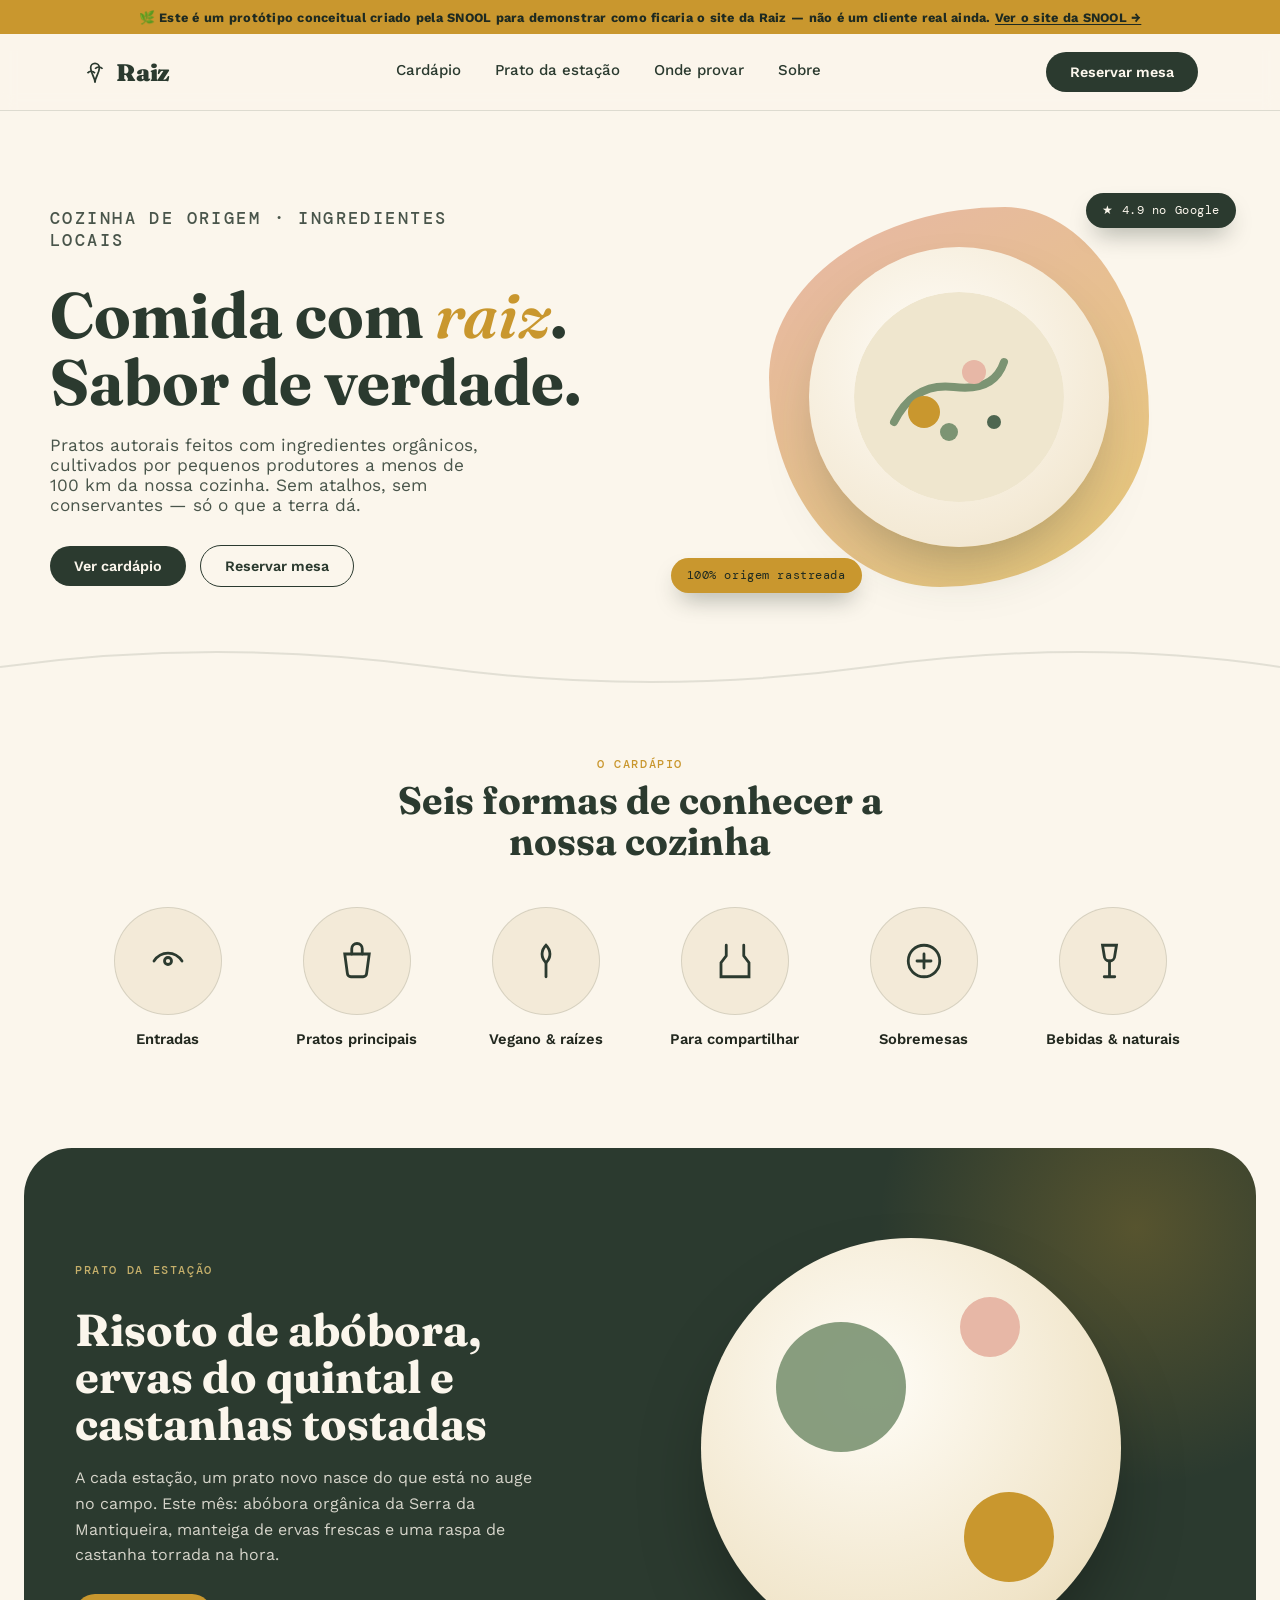
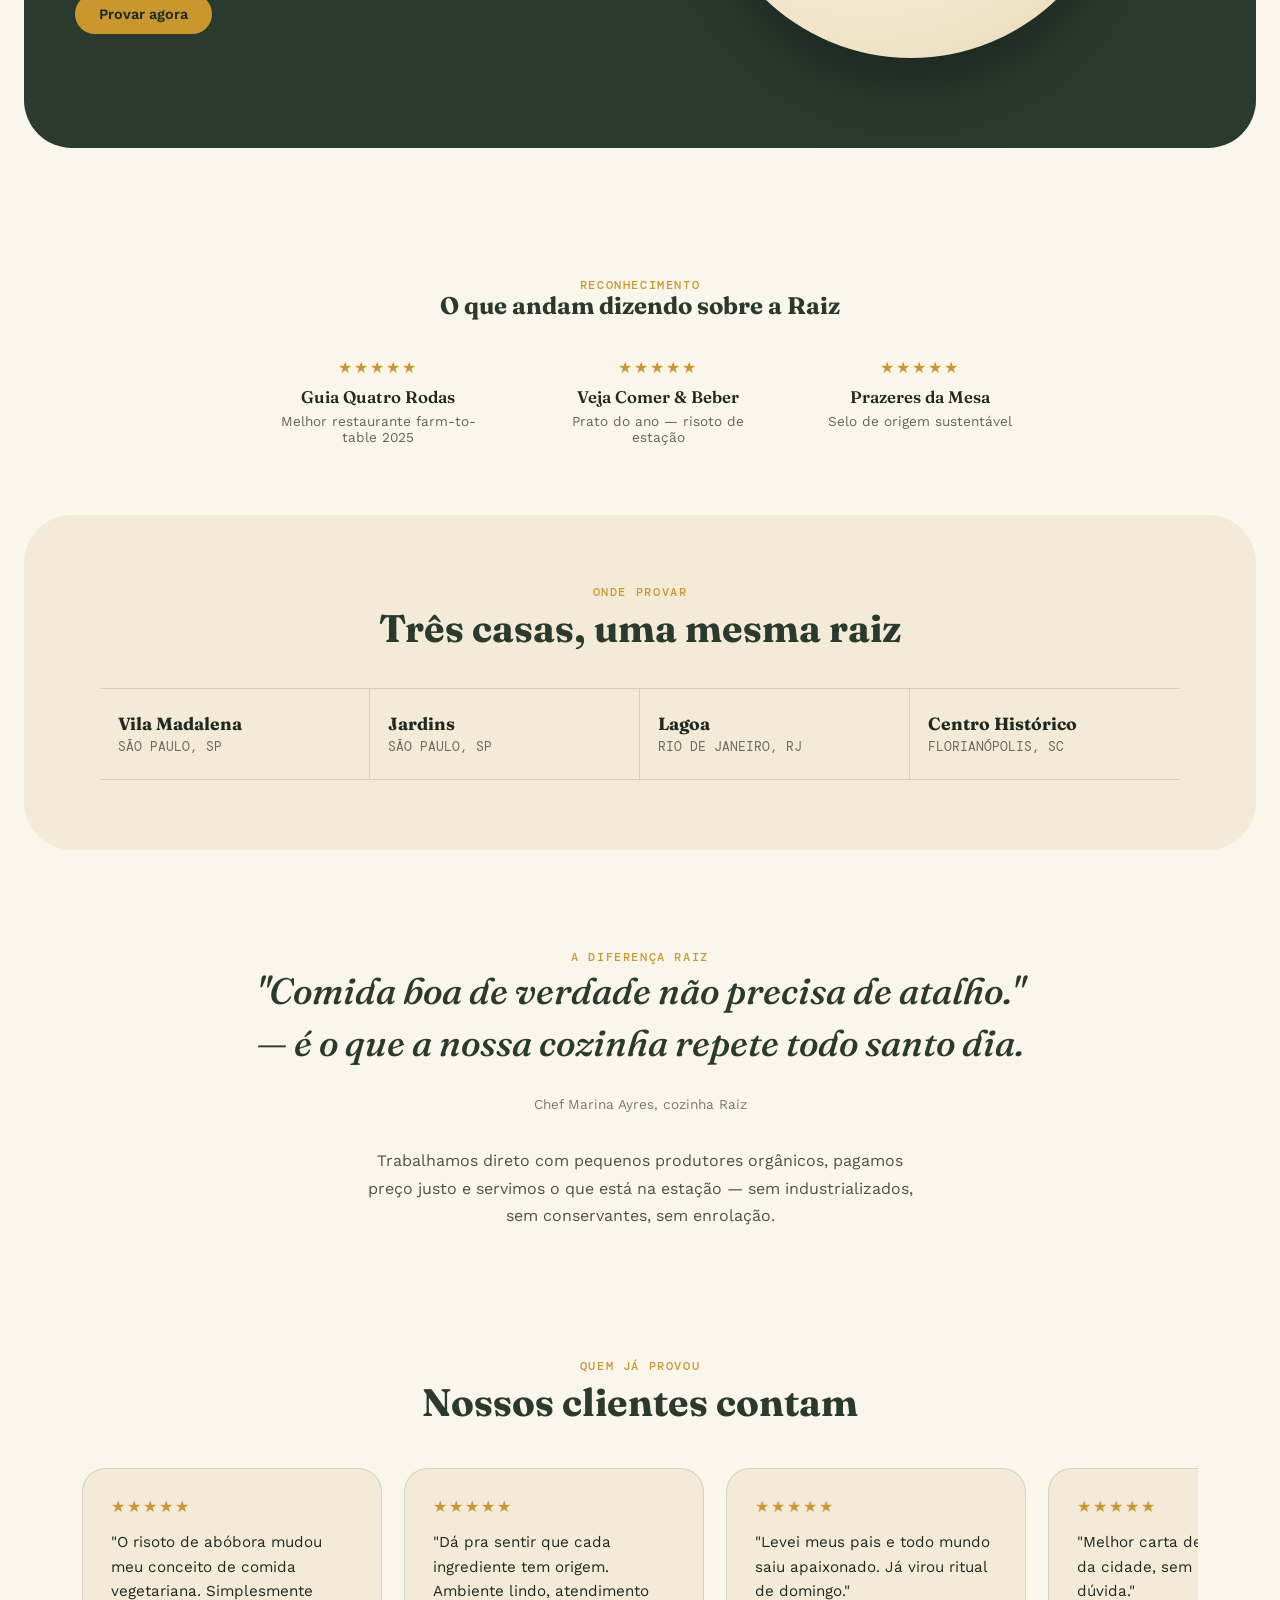
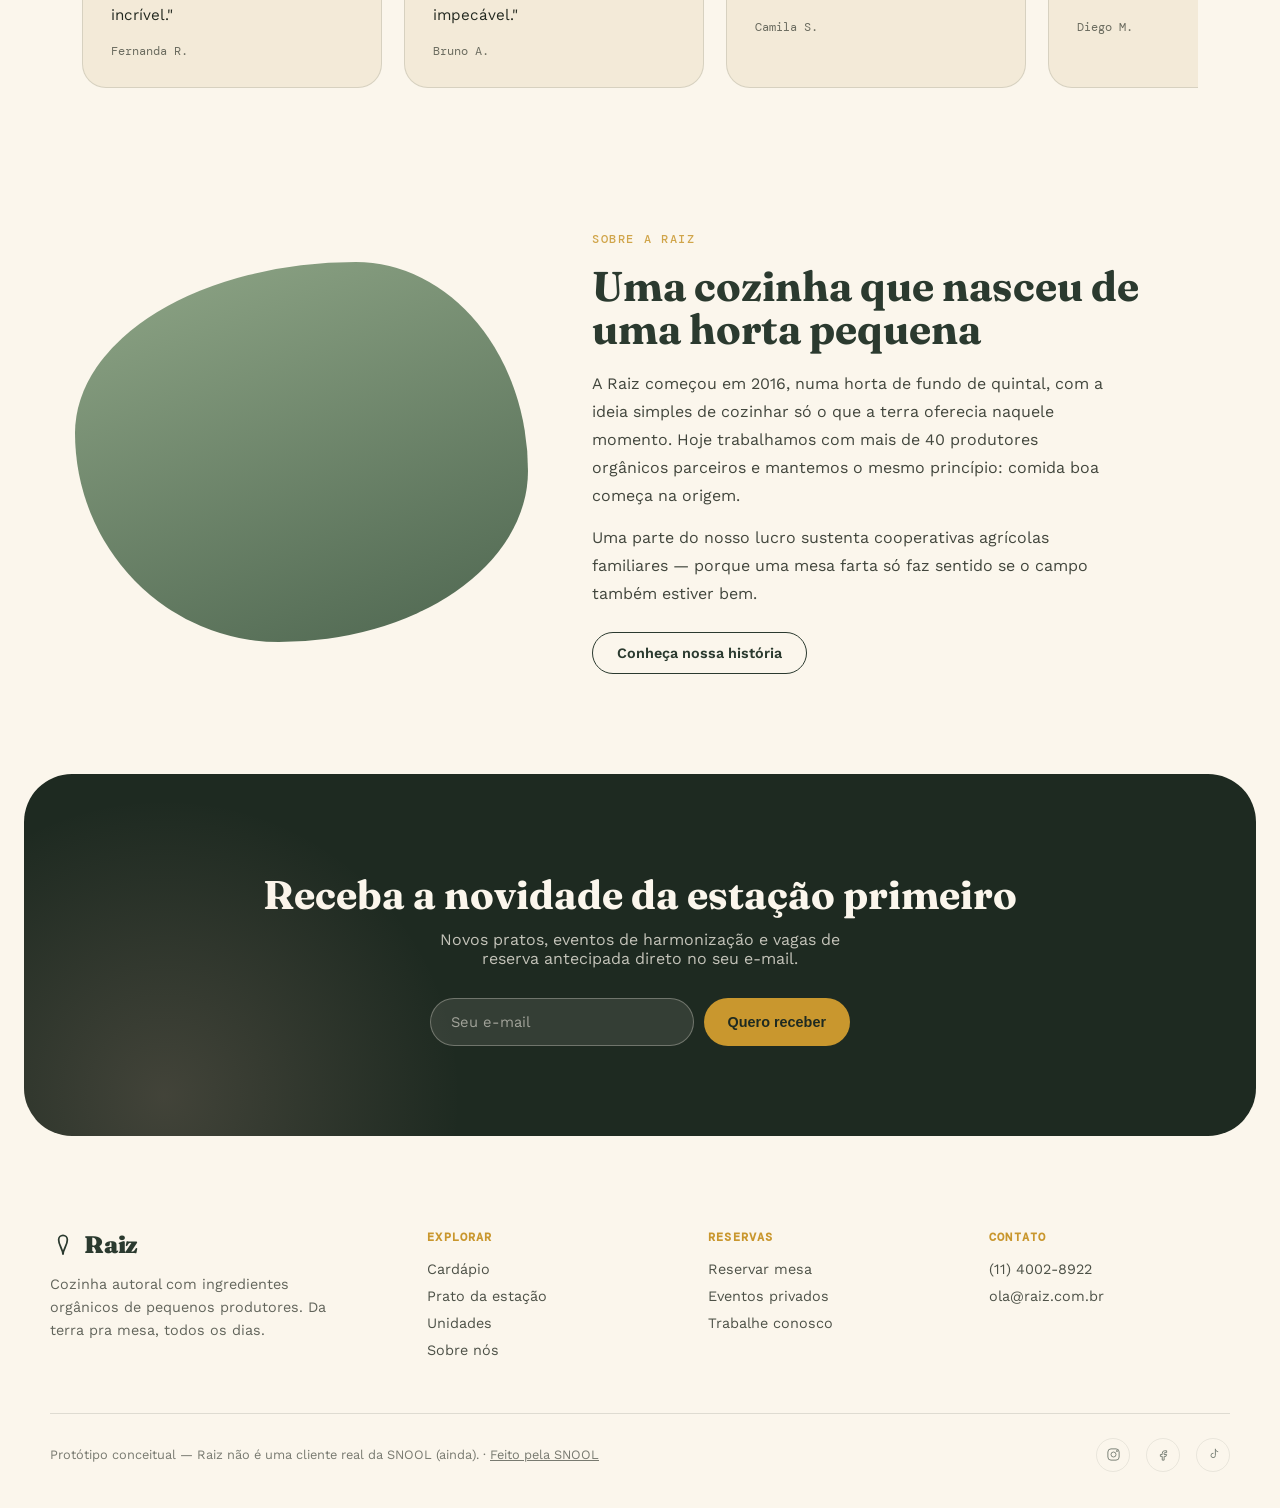
<file: projetos/raiz/index.html>
<!DOCTYPE html>
<html lang="pt-BR">
<head>
<meta charset="UTF-8">
<meta name="viewport" content="width=device-width, initial-scale=1.0">
<title>Raiz — Protótipo conceitual · SNOOL</title>
<meta name="robots" content="noindex, nofollow">
<link rel="preconnect" href="https://fonts.googleapis.com">
<link rel="preconnect" href="https://fonts.gstatic.com" crossorigin>
<link href="https://fonts.googleapis.com/css2?family=Fraunces:ital,wght@0,400;0,600;0,700;0,900;1,500;1,600&family=Work+Sans:wght@400;500;600;700&family=DM+Mono:wght@400;500&display=swap" rel="stylesheet">
<style>
  :root{
    --cream: #FBF6EC;
    --cream-2: #F3EAD8;
    --forest: #2B3A2F;
    --forest-deep: #1E2A21;
    --gold: #C9972E;
    --gold-soft: #E7C978;
    --rose: #E7B7A6;
    --ink: #22281F;
    --line: rgba(43,58,47,0.14);
    --radius-blob: 62% 38% 55% 45% / 45% 55% 45% 55%;
  }
  *{box-sizing:border-box; margin:0; padding:0;}
  html{scroll-behavior:smooth;}
  body{
    background:var(--cream);
    color:var(--ink);
    font-family:'Work Sans', sans-serif;
    -webkit-font-smoothing:antialiased;
    overflow-x:hidden;
  }
  h1,h2,h3{font-family:'Fraunces', serif; color:var(--forest); font-weight:700; line-height:1.05;}
  .eyebrow{
    font-family:'DM Mono', monospace;
    text-transform:uppercase;
    letter-spacing:0.14em;
    font-size:0.72rem;
    color:var(--gold);
    font-weight:500;
  }
  a{color:inherit; text-decoration:none;}
  img,svg{display:block; max-width:100%;}
  .wrap{max-width:1180px; margin:0 auto; padding:0 32px;}
  section{position:relative;}

  /* ---------- header ---------- */
  header{
    position:sticky; top:0; z-index:50;
    background:rgba(251,246,236,0.9);
    backdrop-filter:blur(8px);
    border-bottom:1px solid var(--line);
  }
  .nav{
    display:flex; align-items:center; justify-content:space-between;
    padding:18px 32px; max-width:1180px; margin:0 auto;
  }
  .logo{
    font-family:'Fraunces', serif; font-weight:900; font-size:1.5rem;
    color:var(--forest); display:flex; align-items:center; gap:8px;
    letter-spacing:-0.01em;
  }
  .logo svg{width:26px; height:26px;}
  .nav-links{display:flex; gap:34px; font-size:0.94rem; font-weight:500;}
  .nav-links a{position:relative; padding-bottom:4px; color:var(--forest);}
  .nav-links a::after{
    content:""; position:absolute; left:0; bottom:0; width:0; height:2px;
    background:var(--gold); transition:width .25s ease;
  }
  .nav-links a:hover::after{width:100%;}
  .btn{
    display:inline-flex; align-items:center; gap:8px;
    background:var(--forest); color:var(--cream);
    padding:12px 24px; border-radius:100px;
    font-weight:600; font-size:0.9rem;
    transition:transform .2s ease, background .2s ease;
    border:none; cursor:pointer;
  }
  .btn:hover{background:var(--forest-deep); transform:translateY(-2px);}
  .btn-ghost{
    background:transparent; border:1.5px solid var(--forest); color:var(--forest);
  }
  .btn-ghost:hover{background:var(--forest); color:var(--cream);}
  
  /* ---------- hero ---------- */
  .hero{padding:76px 32px 40px; overflow:visible;}
  .hero-grid{
    max-width:1180px; margin:0 auto;
    display:grid; grid-template-columns:1.05fr 0.95fr; gap:40px; align-items:center;
  }
  .hero h1{font-size:clamp(2.6rem, 5vw, 4.2rem); margin:14px 0 20px;}
  .hero h1 em{font-style:italic; color:var(--gold); font-weight:600;}
  .hero p{font-size:1.08rem; max-width:440px; color:var(--forest); opacity:0.85; margin-bottom:30px;}
  .hero-ctas{display:flex; gap:14px; align-items:center; flex-wrap:wrap;}
  .hero-visual{position:relative; display:flex; justify-content:center; align-items:center; height:420px;}
  .blob{
    position:absolute; width:380px; height:380px;
    background:linear-gradient(150deg, var(--rose), var(--gold-soft));
    border-radius:var(--radius-blob);
    animation:morph 9s ease-in-out infinite;
  }
  @keyframes morph{
    0%,100%{border-radius:62% 38% 55% 45% / 45% 55% 45% 55%;}
    50%{border-radius:40% 60% 42% 58% / 58% 42% 60% 40%;}
  }
  .plate{
    position:relative; width:300px; height:300px; border-radius:50%;
    background:radial-gradient(circle at 42% 38%, #fffdf8, #f4ead6 68%, #e8dcc2 100%);
    box-shadow:0 30px 60px -20px rgba(43,58,47,0.35);
    display:flex; align-items:center; justify-content:center;
  }
  .plate-inner{width:210px; height:210px; border-radius:50%; overflow:hidden; position:relative;}
  .plate-inner .leaf{position:absolute;}
  .badge-float{
    position:absolute; background:var(--forest); color:var(--cream);
    padding:10px 16px; border-radius:100px; font-family:'DM Mono',monospace;
    font-size:0.72rem; letter-spacing:0.05em; display:flex; align-items:center; gap:6px;
    box-shadow:0 12px 24px -8px rgba(30,42,33,0.4);
  }
  .badge-1{top:6px; right:-6px;}
  .badge-2{bottom:14px; left:-18px; background:var(--gold); color:var(--forest-deep);}

  /* ---------- vine divider ---------- */
  .vine{width:100%; height:60px; margin:-10px 0;}

  /* ---------- menu circles ---------- */
  .categorias{padding:70px 32px 40px;}
  .section-head{text-align:center; max-width:560px; margin:0 auto 46px;}
  .section-head h2{font-size:clamp(1.9rem,3vw,2.5rem); margin-top:8px;}
  .cat-row{
    display:flex; justify-content:space-between; gap:18px; flex-wrap:wrap;
  }
  .cat{
    flex:1; min-width:130px; text-align:center; cursor:default;
  }
  .cat-circle{
    width:108px; height:108px; border-radius:50%; margin:0 auto 14px;
    display:flex; align-items:center; justify-content:center;
    background:var(--cream-2); border:1px solid var(--line);
    transition:transform .25s ease, box-shadow .25s ease;
  }
  .cat:hover .cat-circle{transform:translateY(-6px); box-shadow:0 16px 30px -14px rgba(43,58,47,0.3); background:var(--rose);}
  .cat-circle svg{width:42px; height:42px; stroke:var(--forest);}
  .cat span{font-weight:600; font-size:0.92rem;}

  /* ---------- prato da estação (feature) ---------- */
  .feature{padding:90px 32px; background:var(--forest); color:var(--cream); border-radius:48px; margin:60px 24px; overflow:hidden; position:relative;}
  .feature::before{
    content:""; position:absolute; width:520px; height:520px; border-radius:50%;
    background:radial-gradient(circle, rgba(201,151,46,0.28), transparent 70%);
    top:-180px; right:-140px;
  }
  .feature-grid{max-width:1130px; margin:0 auto; display:grid; grid-template-columns:0.9fr 1.1fr; gap:60px; align-items:center; position:relative;}
  .feature h2{color:var(--cream); font-size:clamp(2rem,3.6vw,2.8rem); margin:10px 0 18px;}
  .feature p{opacity:0.82; max-width:460px; margin-bottom:26px; line-height:1.6;}
  .feature .eyebrow{color:var(--gold-soft);}
  .plate-lg{
    width:100%; aspect-ratio:1/1; border-radius:50%; max-width:420px; margin:0 auto;
    background:radial-gradient(circle at 40% 35%, #fffdf7, #f0e4c8 70%, #e2d3ab 100%);
    box-shadow:0 40px 80px -20px rgba(0,0,0,0.4);
    display:flex; align-items:center; justify-content:center; position:relative;
  }
  .garnish{position:absolute; border-radius:50%;}
  .g1{width:130px; height:130px; background:#7C9473; top:20%; left:18%; opacity:.9; filter:blur(0.3px);}
  .g2{width:90px; height:90px; background:#C9972E; bottom:18%; right:16%;}
  .g3{width:60px; height:60px; background:#E7B7A6; top:14%; right:24%;}

  /* ---------- press strip ---------- */
  .imprensa{padding:70px 32px; text-align:center;}
  .press-row{
    display:flex; justify-content:center; gap:60px; flex-wrap:wrap; margin-top:40px;
  }
  .press-item{max-width:220px;}
  .press-item .stars{color:var(--gold); letter-spacing:2px; margin-bottom:10px;}
  .press-item h4{font-family:'Fraunces',serif; font-weight:600; font-size:1.05rem; margin-bottom:6px;}
  .press-item p{font-size:0.85rem; opacity:0.7;}

  /* ---------- onde provar / locations ---------- */
  .locais{padding:70px 32px; background:var(--cream-2); border-radius:48px; margin:0 24px;}
  .locais-inner{max-width:1080px; margin:0 auto;}
  .loc-grid{display:grid; grid-template-columns:repeat(4,1fr); gap:0; border-top:1px solid var(--line); margin-top:40px;}
  .loc-item{
    padding:24px 18px; border-bottom:1px solid var(--line); border-right:1px solid var(--line);
    display:flex; flex-direction:column; gap:4px;
  }
  .loc-item:nth-child(4n){border-right:none;}
  .loc-item .city{font-family:'Fraunces',serif; font-weight:700; font-size:1.1rem;}
  .loc-item .neigh{font-size:0.82rem; opacity:0.65; font-family:'DM Mono',monospace;}

  /* ---------- diferença organica / quote ---------- */
  .diferenca{padding:100px 32px; text-align:center;}
  .diferenca blockquote{
    font-family:'Fraunces', serif; font-style:italic; font-weight:500;
    font-size:clamp(1.5rem,3.2vw,2.3rem); max-width:780px; margin:0 auto 26px; color:var(--forest);
    line-height:1.4;
  }
  .diferenca cite{font-family:'Work Sans',sans-serif; font-style:normal; font-size:0.85rem; opacity:0.6;}
  .diferenca .lede{max-width:560px; margin:34px auto 0; opacity:0.8; line-height:1.7;}

  /* ---------- depoimentos ---------- */
  .depoimentos{padding:30px 32px 90px;}
  .dep-scroll{
    display:flex; gap:22px; overflow-x:auto; padding-bottom:12px; scroll-snap-type:x mandatory;
  }
  .dep-scroll::-webkit-scrollbar{height:6px;}
  .dep-scroll::-webkit-scrollbar-thumb{background:var(--rose); border-radius:10px;}
  .dep-card{
    flex:0 0 300px; background:var(--cream-2); border-radius:24px; padding:28px;
    scroll-snap-align:start; border:1px solid var(--line);
  }
  .dep-card .stars{color:var(--gold); margin-bottom:14px; letter-spacing:2px;}
  .dep-card p{font-size:0.95rem; line-height:1.6; margin-bottom:16px;}
  .dep-card .who{font-family:'DM Mono',monospace; font-size:0.78rem; opacity:0.65;}

  /* ---------- sobre ---------- */
  .sobre{padding:40px 32px 100px;}
  .sobre-grid{max-width:1130px; margin:0 auto; display:grid; grid-template-columns:0.85fr 1.15fr; gap:64px; align-items:center;}
  .sobre-visual{position:relative; height:380px;}
  .sobre-blob{
    position:absolute; inset:0; border-radius:var(--radius-blob);
    background:linear-gradient(160deg,#8FA687,#4E6650);
    animation:morph 11s ease-in-out infinite reverse;
  }
  .sobre h2{font-size:clamp(1.9rem,3.4vw,2.6rem); margin:10px 0 18px;}
  .sobre p{line-height:1.75; max-width:520px; opacity:0.85; margin-bottom:14px;}

  /* ---------- newsletter ---------- */
  .newsletter{
    background:var(--forest-deep); color:var(--cream); text-align:center;
    padding:90px 32px; border-radius:48px; margin:0 24px 24px; position:relative; overflow:hidden;
  }
  .newsletter::after{
    content:""; position:absolute; width:600px; height:600px; border-radius:50%;
    background:radial-gradient(circle, rgba(231,183,166,0.18), transparent 70%);
    bottom:-260px; left:-160px;
  }
  .newsletter h2{color:var(--cream); font-size:clamp(1.8rem,3.2vw,2.5rem); margin:10px 0 14px; position:relative;}
  .newsletter p{opacity:0.75; max-width:420px; margin:0 auto 30px; position:relative;}
  .form-row{display:flex; gap:10px; justify-content:center; max-width:420px; margin:0 auto; position:relative; flex-wrap:wrap;}
  .form-row input{
    flex:1; min-width:200px; padding:14px 20px; border-radius:100px; border:none;
    font-family:'Work Sans',sans-serif; font-size:0.92rem; background:rgba(251,246,236,0.1);
    border:1px solid rgba(251,246,236,0.3); color:var(--cream);
  }
  .form-row input::placeholder{color:rgba(251,246,236,0.55);}
  .form-row .btn{background:var(--gold); color:var(--forest-deep);}
  .form-row .btn:hover{background:var(--gold-soft);}

  /* ---------- footer ---------- */
  footer{padding:70px 32px 36px;}
  .footer-grid{
    max-width:1180px; margin:0 auto; display:grid; grid-template-columns:1.4fr repeat(3,1fr); gap:40px;
    padding-bottom:44px; border-bottom:1px solid var(--line);
  }
  .footer-brand .logo{margin-bottom:14px;}
  .footer-brand p{max-width:280px; font-size:0.9rem; opacity:0.7; line-height:1.6;}
  .footer-col h5{font-family:'DM Mono',monospace; font-size:0.72rem; text-transform:uppercase; letter-spacing:0.1em; color:var(--gold); margin-bottom:16px;}
  .footer-col a{display:block; font-size:0.9rem; margin-bottom:11px; opacity:0.8;}
  .footer-col a:hover{opacity:1; color:var(--gold);}
  .footer-bottom{
    max-width:1180px; margin:24px auto 0; display:flex; justify-content:space-between; align-items:center;
    font-size:0.8rem; opacity:0.6; flex-wrap:wrap; gap:12px;
  }
  .socials{display:flex; gap:16px;}
  .socials a{width:34px; height:34px; border-radius:50%; border:1px solid var(--line); display:flex; align-items:center; justify-content:center;}
  .socials svg{width:15px; height:15px; stroke:var(--forest);}

  @media (max-width:900px){
    .hero-grid, .feature-grid, .sobre-grid{grid-template-columns:1fr;}
    .hero-visual{height:300px; order:-1;}
    .plate{width:230px; height:230px;}
    .cat-row{justify-content:center;}
    .loc-grid{grid-template-columns:repeat(2,1fr);}
    .loc-item:nth-child(4n){border-right:1px solid var(--line);}
    .loc-item:nth-child(2n){border-right:none;}
    .footer-grid{grid-template-columns:1fr 1fr;}
    .nav-links{display:none;}
    .press-row{gap:32px;}
  }

  /* ---------- mobile nav ---------- */
  .menu-toggle{
    display:none; flex-direction:column; justify-content:center; gap:5px;
    width:38px; height:38px; align-items:center; background:none; border:none; cursor:pointer;
  }
  .menu-toggle span{ width:22px; height:2px; background:var(--forest); transition:transform .25s ease, opacity .25s ease; }
  .menu-toggle[aria-expanded="true"] span:nth-child(1){ transform:translateY(7px) rotate(45deg); }
  .menu-toggle[aria-expanded="true"] span:nth-child(2){ opacity:0; }
  .menu-toggle[aria-expanded="true"] span:nth-child(3){ transform:translateY(-7px) rotate(-45deg); }
  .mobile-nav{
    position:fixed; inset:0; z-index:60; background:var(--cream);
    display:flex; flex-direction:column; align-items:flex-start; justify-content:center;
    gap:1.5rem; padding:2rem 1.5rem;
    transform:translateY(-100%); transition:transform .35s ease; visibility:hidden;
  }
  .mobile-nav.is-open{ transform:translateY(0); visibility:visible; }
  .mobile-nav a{ font-family:'Fraunces', serif; font-size:1.9rem; font-weight:700; color:var(--forest); }
  .mobile-nav .btn{ margin-top:0.6rem; }
  .mobile-nav-close{
    position:absolute; top:1.5rem; right:1.5rem; width:38px; height:38px;
    background:none; border:none; cursor:pointer; color:var(--forest);
  }

  /* ---------- concept ribbon ---------- */
  .concept-ribbon{
    background:var(--gold); color:var(--forest-deep); font-size:0.8rem; font-weight:700;
    text-align:center; padding:0.6rem 1rem; letter-spacing:0.02em;
  }
  .concept-ribbon a{ text-decoration:underline; text-underline-offset:2px; }

  @media (max-width:900px){
    .menu-toggle{ display:flex; }
  }
  @media (min-width:901px){
    .mobile-nav{ display:none; }
  }

  /* ---------- extra small-screen polish ---------- */
  @media (max-width:560px){
    .hero{ padding:56px 20px 30px; }
    .hero-ctas .btn{ width:100%; justify-content:center; }
    .footer-grid{ grid-template-columns:1fr; gap:28px; }
    .feature, .locais, .newsletter{ margin:40px 12px; border-radius:32px; padding-inline:22px; }
    .press-row{ gap:24px; }
    .dep-card{ flex-basis:78vw; }
  }
</style>
</head>
<body>

<div class="concept-ribbon">
  🌿 Este é um protótipo conceitual criado pela SNOOL para demonstrar como ficaria o site da Raiz — não é um cliente real ainda.
  <a href="../../index.html">Ver o site da SNOOL →</a>
</div>

<header>
  <nav class="nav">
    <a href="#" class="logo">
      <svg viewBox="0 0 24 24" fill="none" stroke="currentColor" stroke-width="1.6"><path d="M12 22c0-6 4-8 4-14a4 4 0 0 0-8 0c0 6 4 8 4 14Z"/><path d="M12 13c-2-2-5-2-7 0"/><path d="M12 9c2-2 5-2 7 0"/></svg>
      Raiz
    </a>
    <div class="nav-links">
      <a href="#cardapio">Cardápio</a>
      <a href="#estacao">Prato da estação</a>
      <a href="#locais">Onde provar</a>
      <a href="#sobre">Sobre</a>
    </div>
    <a href="#reserva" class="btn">Reservar mesa</a>
    <button class="menu-toggle" aria-label="Abrir menu" aria-expanded="false" data-menu-toggle>
      <span></span><span></span><span></span>
    </button>
  </nav>
</header>

<div class="mobile-nav" data-mobile-nav>
  <button class="mobile-nav-close" aria-label="Fechar menu" data-menu-close>
    <svg viewBox="0 0 24 24" fill="none" stroke="currentColor" stroke-width="2" width="26" height="26"><path d="M6 6l12 12M18 6L6 18"/></svg>
  </button>
  <a href="#cardapio">Cardápio</a>
  <a href="#estacao">Prato da estação</a>
  <a href="#locais">Onde provar</a>
  <a href="#sobre">Sobre</a>
  <a href="#reserva" class="btn">Reservar mesa</a>
</div>

<section class="hero">
  <div class="hero-grid">
    <div>
      <p class="eyebrow">Cozinha de origem · Ingredientes locais</p>
      <h1>Comida com <em>raiz</em>.<br>Sabor de verdade.</h1>
      <p>Pratos autorais feitos com ingredientes orgânicos, cultivados por pequenos produtores a menos de 100 km da nossa cozinha. Sem atalhos, sem conservantes — só o que a terra dá.</p>
      <div class="hero-ctas">
        <a href="#cardapio" class="btn">Ver cardápio</a>
        <a href="#reserva" class="btn btn-ghost">Reservar mesa</a>
      </div>
    </div>
    <div class="hero-visual">
      <div class="blob"></div>
      <div class="plate">
        <div class="plate-inner">
          <svg viewBox="0 0 210 210" width="210" height="210">
            <circle cx="105" cy="105" r="105" fill="#EFE6CE"/>
            <path d="M40 130 Q60 90 100 95 Q140 100 150 70" stroke="#7C9473" stroke-width="8" fill="none" stroke-linecap="round"/>
            <circle cx="70" cy="120" r="16" fill="#C9972E"/>
            <circle cx="120" cy="80" r="12" fill="#E7B7A6"/>
            <circle cx="95" cy="140" r="9" fill="#7C9473"/>
            <circle cx="140" cy="130" r="7" fill="#4E6650"/>
          </svg>
        </div>
      </div>
      <div class="badge-float badge-1">★ 4.9 no Google</div>
      <div class="badge-float badge-2">100% origem rastreada</div>
    </div>
  </div>
</section>

<svg class="vine" viewBox="0 0 1180 60" preserveAspectRatio="none">
  <path d="M0 30 Q 200 0 400 30 T 800 30 T 1180 30" stroke="#2B3A2F" stroke-opacity="0.12" stroke-width="2" fill="none"/>
</svg>

<section class="categorias" id="cardapio">
  <div class="wrap">
    <div class="section-head">
      <p class="eyebrow">O cardápio</p>
      <h2>Seis formas de conhecer a nossa cozinha</h2>
    </div>
    <div class="cat-row">
      <div class="cat">
        <div class="cat-circle"><svg viewBox="0 0 24 24" fill="none" stroke-width="1.6" stroke-linecap="round"><path d="M4 12c4-6 12-6 16 0"/><circle cx="12" cy="12" r="2"/></svg></div>
        <span>Entradas</span>
      </div>
      <div class="cat">
        <div class="cat-circle"><svg viewBox="0 0 24 24" fill="none" stroke-width="1.6" stroke-linecap="round"><path d="M5 8h14l-1.5 11a2 2 0 0 1-2 2h-7a2 2 0 0 1-2-2Z"/><path d="M9 8V5a3 3 0 0 1 6 0v3"/></svg></div>
        <span>Pratos principais</span>
      </div>
      <div class="cat">
        <div class="cat-circle"><svg viewBox="0 0 24 24" fill="none" stroke-width="1.6" stroke-linecap="round"><path d="M12 3c3 3 3 7 0 10-3-3-3-7 0-10Z"/><path d="M12 13v8"/></svg></div>
        <span>Vegano &amp; raízes</span>
      </div>
      <div class="cat">
        <div class="cat-circle"><svg viewBox="0 0 24 24" fill="none" stroke-width="1.6" stroke-linecap="round"><path d="M7 3v6l-3 4v8h16v-8l-3-4V3"/></svg></div>
        <span>Para compartilhar</span>
      </div>
      <div class="cat">
        <div class="cat-circle"><svg viewBox="0 0 24 24" fill="none" stroke-width="1.6" stroke-linecap="round"><circle cx="12" cy="12" r="9"/><path d="M8 12h8M12 8v8"/></svg></div>
        <span>Sobremesas</span>
      </div>
      <div class="cat">
        <div class="cat-circle"><svg viewBox="0 0 24 24" fill="none" stroke-width="1.6" stroke-linecap="round"><path d="M6 3h8l-1 6a3 3 0 0 1-3 3 3 3 0 0 1-3-3Z"/><path d="M10 12v9M7 21h6"/></svg></div>
        <span>Bebidas &amp; naturais</span>
      </div>
    </div>
  </div>
</section>

<section class="feature" id="estacao">
  <div class="feature-grid">
    <div>
      <p class="eyebrow">Prato da estação</p>
      <h2>Risoto de abóbora, ervas do quintal e castanhas tostadas</h2>
      <p>A cada estação, um prato novo nasce do que está no auge no campo. Este mês: abóbora orgânica da Serra da Mantiqueira, manteiga de ervas frescas e uma raspa de castanha torrada na hora.</p>
      <a href="#reserva" class="btn" style="background:var(--gold); color:var(--forest-deep);">Provar agora</a>
    </div>
    <div class="plate-lg">
      <div class="garnish g1"></div>
      <div class="garnish g2"></div>
      <div class="garnish g3"></div>
    </div>
  </div>
</section>

<section class="imprensa">
  <div class="wrap">
    <p class="eyebrow">Reconhecimento</p>
    <h2>O que andam dizendo sobre a Raiz</h2>
    <div class="press-row">
      <div class="press-item">
        <div class="stars">★★★★★</div>
        <h4>Guia Quatro Rodas</h4>
        <p>Melhor restaurante farm-to-table 2025</p>
      </div>
      <div class="press-item">
        <div class="stars">★★★★★</div>
        <h4>Veja Comer &amp; Beber</h4>
        <p>Prato do ano — risoto de estação</p>
      </div>
      <div class="press-item">
        <div class="stars">★★★★★</div>
        <h4>Prazeres da Mesa</h4>
        <p>Selo de origem sustentável</p>
      </div>
    </div>
  </div>
</section>

<section class="locais" id="locais">
  <div class="locais-inner">
    <div class="section-head" style="margin-bottom:0;">
      <p class="eyebrow">Onde provar</p>
      <h2>Três casas, uma mesma raiz</h2>
    </div>
    <div class="loc-grid">
      <div class="loc-item"><span class="city">Vila Madalena</span><span class="neigh">SÃO PAULO, SP</span></div>
      <div class="loc-item"><span class="city">Jardins</span><span class="neigh">SÃO PAULO, SP</span></div>
      <div class="loc-item"><span class="city">Lagoa</span><span class="neigh">RIO DE JANEIRO, RJ</span></div>
      <div class="loc-item"><span class="city">Centro Histórico</span><span class="neigh">FLORIANÓPOLIS, SC</span></div>
    </div>
  </div>
</section>

<section class="diferenca">
  <p class="eyebrow">A diferença Raiz</p>
  <blockquote>"Comida boa de verdade não precisa de atalho." <br>— é o que a nossa cozinha repete todo santo dia.</blockquote>
  <cite>Chef Marina Ayres, cozinha Raiz</cite>
  <p class="lede">Trabalhamos direto com pequenos produtores orgânicos, pagamos preço justo e servimos o que está na estação — sem industrializados, sem conservantes, sem enrolação.</p>
</section>

<section class="depoimentos">
  <div class="wrap">
    <div class="section-head">
      <p class="eyebrow">Quem já provou</p>
      <h2>Nossos clientes contam</h2>
    </div>
    <div class="dep-scroll">
      <div class="dep-card">
        <div class="stars">★★★★★</div>
        <p>"O risoto de abóbora mudou meu conceito de comida vegetariana. Simplesmente incrível."</p>
        <div class="who">Fernanda R.</div>
      </div>
      <div class="dep-card">
        <div class="stars">★★★★★</div>
        <p>"Dá pra sentir que cada ingrediente tem origem. Ambiente lindo, atendimento impecável."</p>
        <div class="who">Bruno A.</div>
      </div>
      <div class="dep-card">
        <div class="stars">★★★★★</div>
        <p>"Levei meus pais e todo mundo saiu apaixonado. Já virou ritual de domingo."</p>
        <div class="who">Camila S.</div>
      </div>
      <div class="dep-card">
        <div class="stars">★★★★★</div>
        <p>"Melhor carta de vinhos naturais da cidade, sem sombra de dúvida."</p>
        <div class="who">Diego M.</div>
      </div>
    </div>
  </div>
</section>

<section class="sobre" id="sobre">
  <div class="sobre-grid">
    <div class="sobre-visual"><div class="sobre-blob"></div></div>
    <div>
      <p class="eyebrow">Sobre a Raiz</p>
      <h2>Uma cozinha que nasceu de uma horta pequena</h2>
      <p>A Raiz começou em 2016, numa horta de fundo de quintal, com a ideia simples de cozinhar só o que a terra oferecia naquele momento. Hoje trabalhamos com mais de 40 produtores orgânicos parceiros e mantemos o mesmo princípio: comida boa começa na origem.</p>
      <p>Uma parte do nosso lucro sustenta cooperativas agrícolas familiares — porque uma mesa farta só faz sentido se o campo também estiver bem.</p>
      <a href="#" class="btn btn-ghost" style="margin-top:10px;">Conheça nossa história</a>
    </div>
  </div>
</section>

<section class="newsletter" id="reserva">
  <h2>Receba a novidade da estação primeiro</h2>
  <p>Novos pratos, eventos de harmonização e vagas de reserva antecipada direto no seu e-mail.</p>
  <div class="form-row">
    <input type="email" placeholder="Seu e-mail">
    <button class="btn">Quero receber</button>
  </div>
</section>

<footer>
  <div class="footer-grid">
    <div class="footer-brand">
      <a href="#" class="logo">
        <svg viewBox="0 0 24 24" fill="none" stroke="currentColor" stroke-width="1.6"><path d="M12 22c0-6 4-8 4-14a4 4 0 0 0-8 0c0 6 4 8 4 14Z"/></svg>
        Raiz
      </a>
      <p>Cozinha autoral com ingredientes orgânicos de pequenos produtores. Da terra pra mesa, todos os dias.</p>
    </div>
    <div class="footer-col">
      <h5>Explorar</h5>
      <a href="#cardapio">Cardápio</a>
      <a href="#estacao">Prato da estação</a>
      <a href="#locais">Unidades</a>
      <a href="#sobre">Sobre nós</a>
    </div>
    <div class="footer-col">
      <h5>Reservas</h5>
      <a href="#reserva">Reservar mesa</a>
      <a href="#">Eventos privados</a>
      <a href="#">Trabalhe conosco</a>
    </div>
    <div class="footer-col">
      <h5>Contato</h5>
      <a href="tel:+551140028922">(11) 4002-8922</a>
      <a href="mailto:ola@raiz.com.br">ola@raiz.com.br</a>
    </div>
  </div>
  <div class="footer-bottom">
    <span>Protótipo conceitual — Raiz não é uma cliente real da SNOOL (ainda). · <a href="../../index.html" style="text-decoration:underline;">Feito pela SNOOL</a></span>
    <div class="socials">
      <a href="#" aria-label="Instagram"><svg viewBox="0 0 24 24" fill="none" stroke="currentColor" stroke-width="1.6"><rect x="3" y="3" width="18" height="18" rx="5"/><circle cx="12" cy="12" r="4"/><circle cx="17.5" cy="6.5" r="1"/></svg></a>
      <a href="#" aria-label="Facebook"><svg viewBox="0 0 24 24" fill="none" stroke="currentColor" stroke-width="1.6"><path d="M14 9h3V6h-3a4 4 0 0 0-4 4v2H7v3h3v6h3v-6h3l1-3h-4v-2a1 1 0 0 1 1-1Z"/></svg></a>
      <a href="#" aria-label="TikTok"><svg viewBox="0 0 24 24" fill="none" stroke="currentColor" stroke-width="1.6"><path d="M15 3v10.5a3.5 3.5 0 1 1-3-3.46"/><path d="M15 3c0 2.5 2 4.5 4.5 4.5"/></svg></a>
    </div>
  </div>
</footer>


<script>
  (function () {
    var toggle = document.querySelector("[data-menu-toggle]");
    var closeBtn = document.querySelector("[data-menu-close]");
    var panel = document.querySelector("[data-mobile-nav]");
    if (!toggle || !panel) return;
    function open() {
      panel.classList.add("is-open");
      toggle.setAttribute("aria-expanded", "true");
      document.body.style.overflow = "hidden";
    }
    function close() {
      panel.classList.remove("is-open");
      toggle.setAttribute("aria-expanded", "false");
      document.body.style.overflow = "";
    }
    toggle.addEventListener("click", function () {
      panel.classList.contains("is-open") ? close() : open();
    });
    closeBtn && closeBtn.addEventListener("click", close);
    panel.querySelectorAll("a").forEach(function (a) {
      a.addEventListener("click", close);
    });
  })();
</script>
</body>
</html>
</file>
<file: css/variables.css>
:root {
  /* Brand colors */
  --color-bg: #111111;
  --color-bg-secondary: #161616;
  --color-bg-elevated: #1b1b1b;
  --color-text: #f7f7f5;
  --color-text-muted: rgba(247, 247, 245, 0.72);
  --color-text-faint: rgba(247, 247, 245, 0.46);
  --color-accent: #bfe3ff;
  --color-accent-dim: rgba(191, 227, 255, 0.14);
  --color-border: rgba(247, 247, 245, 0.16);
  --color-border-strong: rgba(247, 247, 245, 0.3);
  --color-surface-translucent: rgba(17, 17, 17, 0.82);
  --color-surface-translucent-strong: rgba(17, 17, 17, 0.75);

  /* Typography */
  --font-display: "Manrope", sans-serif;
  --font-body: "Inter", sans-serif;

  --fs-h1: clamp(2.6rem, 5.4vw, 5.6rem);
  --fs-h2: clamp(2rem, 3.4vw, 3.4rem);
  --fs-h3: clamp(1.25rem, 1.8vw, 1.6rem);
  --fs-lead: clamp(1.05rem, 1.3vw, 1.3rem);
  --fs-body: 1rem;
  --fs-small: 0.875rem;
  --fs-eyebrow: 0.8rem;

  /* Spacing scale (base 8) */
  --space-1: 0.5rem;
  --space-2: 1rem;
  --space-3: 1.5rem;
  --space-4: 2rem;
  --space-5: 3rem;
  --space-6: 4.5rem;
  --space-7: 6rem;
  --space-8: 9rem;

  /* Layout */
  --container-max: 1240px;
  --container-pad: clamp(1.25rem, 4vw, 3rem);
  --radius-sm: 6px;
  --radius-md: 14px;
  --radius-lg: 28px;

  /* Motion */
  --ease-out: cubic-bezier(0.16, 1, 0.3, 1);
  --dur-fast: 0.2s;
  --dur-mid: 0.5s;
  --dur-slow: 0.9s;

  /* Shadow */
  --shadow-soft: 0 20px 60px -30px rgba(0, 0, 0, 0.6);
}

/* Tema claro — branco + o mesmo azul clarinho (accent) do tema escuro */
[data-theme="light"] {
  --color-bg: #ffffff;
  --color-bg-secondary: #f4f9ff;
  --color-bg-elevated: #eaf4ff;
  --color-text: #10151a;
  --color-text-muted: rgba(16, 21, 26, 0.68);
  --color-text-faint: rgba(16, 21, 26, 0.46);
  --color-accent: #4fa9e8;
  --color-accent-dim: rgba(79, 169, 232, 0.14);
  --color-border: rgba(16, 21, 26, 0.12);
  --color-border-strong: rgba(16, 21, 26, 0.22);
  --color-surface-translucent: rgba(255, 255, 255, 0.82);
  --color-surface-translucent-strong: rgba(255, 255, 255, 0.75);

  --shadow-soft: 0 20px 60px -30px rgba(16, 21, 26, 0.25);
}

/* Transicao suave ao alternar de tema */
body,
.site-header,
.card,
.btn,
.portfolio-tag {
  transition: background-color var(--dur-mid) var(--ease-out),
    color var(--dur-mid) var(--ease-out),
    border-color var(--dur-mid) var(--ease-out);
}
</file>
<file: css/global.css>
body {
  background: var(--color-bg);
  color: var(--color-text);
  font-family: var(--font-body);
  font-size: var(--fs-body);
}

h1,
h2,
h3 {
  font-family: var(--font-display);
  font-weight: 800;
  letter-spacing: -0.02em;
  line-height: 1.05;
}

h1 {
  font-size: var(--fs-h1);
}

h2 {
  font-size: var(--fs-h2);
}

h3 {
  font-size: var(--fs-h3);
  font-weight: 700;
}

p {
  color: var(--color-text-muted);
}

.lead {
  font-size: var(--fs-lead);
  color: var(--color-text-muted);
  max-width: 46ch;
}

strong {
  color: var(--color-text);
  font-weight: 600;
}

/* Focus visibility */
a:focus-visible,
button:focus-visible,
input:focus-visible,
textarea:focus-visible,
summary:focus-visible {
  outline: 2px solid var(--color-accent);
  outline-offset: 3px;
  border-radius: 4px;
}

::selection {
  background: var(--color-accent);
  color: var(--color-bg);
}

.container {
  max-width: var(--container-max);
  margin-inline: auto;
  padding-inline: var(--container-pad);
}

.section {
  padding-block: var(--space-7);
}

.section-head {
  max-width: 640px;
  margin-bottom: var(--space-5);
}

.eyebrow {
  display: inline-flex;
  align-items: center;
  gap: 0.5em;
  font-family: var(--font-body);
  font-size: var(--fs-eyebrow);
  font-weight: 600;
  letter-spacing: 0.14em;
  text-transform: uppercase;
  color: var(--color-accent);
  margin-bottom: var(--space-2);
}

.eyebrow::before {
  content: "";
  width: 6px;
  height: 6px;
  border-radius: 50%;
  background: var(--color-accent);
}

.text-muted {
  color: var(--color-text-muted);
}

.mt-4 {
  margin-top: var(--space-4);
}

.mt-3 {
  margin-top: var(--space-3);
}

.max-32ch {
  max-width: 32ch;
}

.visually-hidden {
  position: absolute;
  width: 1px;
  height: 1px;
  overflow: hidden;
  clip: rect(0 0 0 0);
  white-space: nowrap;
}

.skip-link {
  position: absolute;
  top: -60px;
  left: var(--space-2);
  background: var(--color-accent);
  color: var(--color-bg);
  padding: 0.75rem 1.25rem;
  border-radius: var(--radius-sm);
  font-weight: 600;
  z-index: 200;
  transition: top var(--dur-fast) var(--ease-out);
}

.skip-link:focus {
  top: var(--space-2);
}

/* Reveal on scroll */
[data-reveal] {
  opacity: 0;
  transform: translateY(24px);
  transition: opacity 0.7s var(--ease-out), transform 0.7s var(--ease-out);
}

[data-reveal].is-visible {
  opacity: 1;
  transform: translateY(0);
}

@media (prefers-reduced-motion: reduce) {
  [data-reveal] {
    opacity: 1;
    transform: none;
    transition: none;
  }
}
</file>
<file: css/components.css>
/* Buttons */
.btn {
  display: inline-flex;
  align-items: center;
  gap: 0.6em;
  font-family: var(--font-body);
  font-weight: 600;
  font-size: 0.95rem;
  padding: 0.95rem 1.6rem;
  border-radius: 999px;
  transition: transform var(--dur-fast) var(--ease-out),
    background var(--dur-fast) var(--ease-out),
    border-color var(--dur-fast) var(--ease-out);
  white-space: nowrap;
}

.btn:active {
  transform: scale(0.97);
}

.btn-primary {
  background: var(--color-accent);
  color: var(--color-bg);
}

.btn-primary:hover {
  transform: translateY(-2px);
}

.btn-secondary {
  background: transparent;
  color: var(--color-text);
  border: 1px solid var(--color-border-strong);
}

.btn-secondary:hover {
  border-color: var(--color-accent);
  color: var(--color-accent);
}

.btn-ghost {
  color: var(--color-text);
  font-weight: 600;
  padding: 0.6rem 0;
  border-bottom: 1px solid var(--color-border-strong);
  border-radius: 0;
}

.btn-ghost:hover {
  border-color: var(--color-accent);
  color: var(--color-accent);
}

.btn svg {
  width: 16px;
  height: 16px;
  transition: transform var(--dur-fast) var(--ease-out);
}

.btn:hover svg {
  transform: translateX(3px);
}

/* Header */
.site-header {
  position: fixed;
  top: 0;
  left: 0;
  right: 0;
  z-index: 100;
  padding-block: var(--space-3);
  transition: padding var(--dur-mid) var(--ease-out),
    background var(--dur-mid) var(--ease-out),
    border-color var(--dur-mid) var(--ease-out);
  border-bottom: 1px solid transparent;
}

.site-header.is-scrolled {
  padding-block: var(--space-2);
  background: var(--color-surface-translucent);
  backdrop-filter: blur(14px);
  border-bottom-color: var(--color-border);
}

.header-inner {
  display: flex;
  align-items: center;
  justify-content: space-between;
  gap: var(--space-3);
}

.logo {
  display: flex;
  align-items: center;
  gap: 0.5rem;
  font-family: var(--font-display);
  font-weight: 800;
  font-size: 1.25rem;
  letter-spacing: -0.01em;
}

.logo-mark {
  width: 28px;
  height: 20px;
}

.nav-desktop {
  display: none;
}

.nav-desktop ul {
  display: flex;
  align-items: center;
  gap: var(--space-4);
}

.nav-desktop a {
  font-size: 0.92rem;
  font-weight: 500;
  color: var(--color-text-muted);
  position: relative;
  padding-block: 0.25rem;
}

.nav-desktop a:hover {
  color: var(--color-text);
}

.nav-desktop a::after {
  content: "";
  position: absolute;
  left: 0;
  bottom: -2px;
  width: 0;
  height: 1px;
  background: var(--color-accent);
  transition: width var(--dur-fast) var(--ease-out);
}

.nav-desktop a:hover::after {
  width: 100%;
}

.header-cta {
  display: none;
}

.nav-toggle {
  display: flex;
  flex-direction: column;
  justify-content: center;
  gap: 5px;
  width: 40px;
  height: 40px;
  align-items: center;
}

.nav-toggle span {
  width: 22px;
  height: 2px;
  background: var(--color-text);
  transition: transform var(--dur-fast) var(--ease-out), opacity var(--dur-fast) var(--ease-out);
}

.nav-toggle[aria-expanded="true"] span:nth-child(1) {
  transform: translateY(7px) rotate(45deg);
}

.nav-toggle[aria-expanded="true"] span:nth-child(2) {
  opacity: 0;
}

.nav-toggle[aria-expanded="true"] span:nth-child(3) {
  transform: translateY(-7px) rotate(-45deg);
}

.nav-mobile {
  position: fixed;
  inset: 0;
  background: var(--color-bg);
  z-index: 110;
  display: flex;
  flex-direction: column;
  justify-content: center;
  align-items: flex-start;
  padding: var(--space-4) var(--container-pad);
  overflow-y: auto;
  transform: translateY(-100%);
  transition: transform var(--dur-mid) var(--ease-out);
  visibility: hidden;
  will-change: transform;
}

.nav-mobile.is-open {
  transform: translateY(0);
  visibility: visible;
}

.nav-mobile ul {
  display: flex;
  flex-direction: column;
  gap: var(--space-3);
  margin-bottom: var(--space-5);
}

.nav-mobile a {
  font-family: var(--font-display);
  font-size: 2rem;
  font-weight: 700;
}

.nav-mobile .btn {
  align-self: flex-start;
}

@media (min-width: 900px) {
  .nav-desktop {
    display: block;
  }
  .header-cta {
    display: inline-flex;
  }
  .nav-toggle {
    display: none;
  }
  /* Trava o menu mobile fora da tela em qualquer estado no desktop,
     mesmo que a classe is-open tenha ficado presa de um resize. */
  .nav-mobile {
    transform: translateY(-100%) !important;
    visibility: hidden !important;
  }
}

/* Cards */
.card {
  background: var(--color-bg-secondary);
  border: 1px solid var(--color-border);
  border-radius: var(--radius-md);
  padding: var(--space-4);
  transition: border-color var(--dur-mid) var(--ease-out),
    transform var(--dur-mid) var(--ease-out);
}

.card:hover {
  border-color: var(--color-border-strong);
  transform: translateY(-4px);
}

.grid {
  display: grid;
  gap: var(--space-3);
}

/* Service card */
.service-card {
  display: flex;
  flex-direction: column;
  gap: var(--space-2);
  min-height: 260px;
}

.service-number {
  font-family: var(--font-display);
  font-size: 0.85rem;
  color: var(--color-text-faint);
  font-weight: 700;
}

.service-icon {
  width: 34px;
  height: 34px;
  color: var(--color-accent);
  margin-block: var(--space-1);
}

.service-card .service-link {
  margin-top: auto;
  display: inline-flex;
  align-items: center;
  gap: 0.4em;
  font-size: 0.9rem;
  font-weight: 600;
  color: var(--color-text);
}

.service-card .service-link svg {
  width: 14px;
  height: 14px;
  transition: transform var(--dur-fast) var(--ease-out);
}

.service-card:hover .service-link svg {
  transform: translateX(3px);
}

/* Pillars (why us) */
.pillar {
  border-top: 1px solid var(--color-border);
  padding-top: var(--space-3);
}

.pillar-number {
  font-family: var(--font-display);
  color: var(--color-accent);
  font-weight: 700;
  font-size: 0.85rem;
  display: block;
  margin-bottom: var(--space-1);
}

/* Portfolio */
.portfolio-card {
  overflow: hidden;
  padding: 0;
  display: flex;
  flex-direction: column;
  text-decoration: none;
  color: inherit;
}

.portfolio-media {
  aspect-ratio: 4 / 3;
  position: relative;
  overflow: hidden;
  border-bottom: 1px solid var(--color-border);
}

.portfolio-media img {
  width: 100%;
  height: 100%;
  object-fit: cover;
  transition: transform var(--dur-slow) var(--ease-out);
}

.portfolio-card:hover .portfolio-media img {
  transform: scale(1.05);
}

.portfolio-tag {
  position: absolute;
  top: var(--space-2);
  left: var(--space-2);
  background: var(--color-surface-translucent-strong);
  backdrop-filter: blur(6px);
  border: 1px solid var(--color-border-strong);
  color: var(--color-text);
  font-size: 0.72rem;
  font-weight: 600;
  letter-spacing: 0.04em;
  text-transform: uppercase;
  padding: 0.3rem 0.6rem;
  border-radius: 999px;
}

.portfolio-body {
  padding: var(--space-3);
  display: flex;
  flex-direction: column;
  gap: 0.6rem;
  flex: 1;
}

.portfolio-category {
  font-size: var(--fs-small);
  color: var(--color-accent);
  font-weight: 600;
}

.portfolio-stack {
  display: flex;
  flex-wrap: wrap;
  gap: 0.4rem;
  margin-top: 0.3rem;
}

.tag {
  font-size: 0.72rem;
  font-weight: 600;
  color: var(--color-text-muted);
  border: 1px solid var(--color-border);
  border-radius: 999px;
  padding: 0.25rem 0.6rem;
}

.portfolio-link {
  margin-top: auto;
  display: inline-flex;
  align-items: center;
  gap: 0.4em;
  font-weight: 600;
  font-size: 0.9rem;
  padding-top: var(--space-2);
}

/* Process */
.process-list {
  display: flex;
  flex-direction: column;
}

.process-step {
  display: grid;
  grid-template-columns: 64px 1fr;
  gap: var(--space-3);
  padding-block: var(--space-4);
  border-top: 1px solid var(--color-border);
  position: relative;
}

.process-step:last-child {
  border-bottom: 1px solid var(--color-border);
}

.process-index {
  font-family: var(--font-display);
  font-weight: 800;
  font-size: 1.6rem;
  color: var(--color-text-faint);
}

/* MEI section */
.benefit-list {
  display: grid;
  gap: 0.9rem;
}

.benefit-item {
  display: flex;
  align-items: flex-start;
  gap: 0.75rem;
  font-weight: 500;
}

.benefit-item svg {
  width: 18px;
  height: 18px;
  color: var(--color-accent);
  flex-shrink: 0;
  margin-top: 3px;
}

/* Testimonial */
.testimonial-card {
  display: flex;
  flex-direction: column;
  gap: var(--space-3);
}

.testimonial-quote {
  font-family: var(--font-display);
  font-size: 1.15rem;
  font-weight: 600;
  color: var(--color-text);
  line-height: 1.4;
}

.testimonial-author {
  display: flex;
  align-items: center;
  gap: 0.75rem;
}

.avatar-placeholder {
  width: 40px;
  height: 40px;
  border-radius: 50%;
  background: var(--color-accent-dim);
  border: 1px solid var(--color-border);
}

.testimonial-placeholder {
  border: 1px dashed var(--color-border-strong);
  border-radius: var(--radius-md);
  padding: var(--space-4);
  text-align: center;
  color: var(--color-text-faint);
  font-size: 0.9rem;
}

/* FAQ accordion */
.faq-item {
  border-top: 1px solid var(--color-border);
}

.faq-item:last-child {
  border-bottom: 1px solid var(--color-border);
}

.faq-question {
  width: 100%;
  display: flex;
  align-items: center;
  justify-content: space-between;
  gap: var(--space-2);
  padding-block: var(--space-3);
  text-align: left;
  font-family: var(--font-display);
  font-weight: 700;
  font-size: 1.05rem;
}

.faq-icon {
  width: 20px;
  height: 20px;
  flex-shrink: 0;
  color: var(--color-accent);
  transition: transform var(--dur-mid) var(--ease-out);
}

.faq-question[aria-expanded="true"] .faq-icon {
  transform: rotate(45deg);
}

.faq-answer {
  overflow: hidden;
  max-height: 0;
  transition: max-height var(--dur-mid) var(--ease-out);
}

.faq-answer p {
  padding-bottom: var(--space-3);
  max-width: 60ch;
}

/* Form */
.contact-form {
  display: grid;
  gap: var(--space-2);
}

.form-row {
  display: grid;
  gap: 0.4rem;
}

.form-row label {
  font-size: var(--fs-small);
  font-weight: 600;
  color: var(--color-text-muted);
}

.form-row input,
.form-row select,
.form-row textarea {
  background: var(--color-bg-secondary);
  border: 1px solid var(--color-border);
  border-radius: var(--radius-sm);
  padding: 0.85rem 1rem;
  color: var(--color-text);
}

.form-row input:focus,
.form-row select:focus,
.form-row textarea:focus {
  border-color: var(--color-accent);
}

.form-status {
  font-size: var(--fs-small);
  min-height: 1.2em;
}

.form-status[data-state="success"] {
  color: var(--color-accent);
}

.form-status[data-state="error"] {
  color: #ff8a8a;
}

/* Custom cursor (desktop only) */
.cursor-dot {
  position: fixed;
  top: 0;
  left: 0;
  width: 18px;
  height: 18px;
  border: 1px solid var(--color-accent);
  border-radius: 50%;
  pointer-events: none;
  z-index: 999;
  transform: translate(-50%, -50%);
  transition: width var(--dur-fast) var(--ease-out),
    height var(--dur-fast) var(--ease-out),
    background var(--dur-fast) var(--ease-out);
  display: none;
}

.cursor-dot.is-hovering {
  width: 44px;
  height: 44px;
  background: var(--color-accent-dim);
}

@media (hover: hover) and (pointer: fine) {
  .cursor-dot {
    display: block;
  }
}

/* Footer */
.site-footer {
  border-top: 1px solid var(--color-border);
  padding-block: var(--space-6) var(--space-4);
}

.footer-top {
  display: grid;
  gap: var(--space-5);
  margin-bottom: var(--space-5);
}

.footer-links {
  display: grid;
  gap: 0.6rem;
}

.footer-links a {
  color: var(--color-text-muted);
  font-size: 0.92rem;
}

.footer-links a:hover {
  color: var(--color-accent);
}

.footer-bottom {
  display: flex;
  flex-direction: column;
  gap: var(--space-2);
  padding-top: var(--space-3);
  border-top: 1px solid var(--color-border);
  font-size: var(--fs-small);
  color: var(--color-text-faint);
}

@media (min-width: 900px) {
  .footer-bottom {
    flex-direction: row;
    justify-content: space-between;
  }
}

/* Theme toggle */
.theme-toggle {
  position: relative;
  display: flex;
  align-items: center;
  justify-content: center;
  width: 40px;
  height: 40px;
  border-radius: 999px;
  border: 1px solid var(--color-border);
  color: var(--color-text);
  background: transparent;
  flex-shrink: 0;
  transition: border-color var(--dur-fast) var(--ease-out),
    background var(--dur-fast) var(--ease-out),
    color var(--dur-fast) var(--ease-out);
}

.theme-toggle:hover {
  border-color: var(--color-accent);
  color: var(--color-accent);
}

.theme-toggle-icon {
  position: absolute;
  width: 19px;
  height: 19px;
  transition: transform var(--dur-mid) var(--ease-out), opacity var(--dur-mid) var(--ease-out);
}

.icon-sun {
  opacity: 1;
  transform: scale(1) rotate(0deg);
}

.icon-moon {
  opacity: 0;
  transform: scale(0.5) rotate(-40deg);
}

[data-theme="light"] .icon-sun {
  opacity: 0;
  transform: scale(0.5) rotate(40deg);
}

[data-theme="light"] .icon-moon {
  opacity: 1;
  transform: scale(1) rotate(0deg);
}
</file>
<file: css/sections.css>
/* Hero */
.hero {
  position: relative;
  padding-top: calc(var(--space-8) + var(--space-3));
  padding-bottom: var(--space-7);
  overflow: hidden;
}

.hero-inner {
  display: grid;
  gap: var(--space-5);
  position: relative;
  z-index: 2;
}

.hero-badge {
  display: inline-flex;
  align-items: center;
  gap: 0.5em;
  font-size: var(--fs-eyebrow);
  font-weight: 600;
  letter-spacing: 0.1em;
  text-transform: uppercase;
  color: var(--color-text-muted);
  border: 1px solid var(--color-border);
  border-radius: 999px;
  padding: 0.5rem 1rem;
  margin-bottom: var(--space-3);
}

.hero-badge .dot {
  width: 6px;
  height: 6px;
  border-radius: 50%;
  background: var(--color-accent);
}

.hero h1 {
  max-width: 14ch;
}

.hero .lead {
  margin-top: var(--space-3);
  max-width: 50ch;
}

.hero-ctas {
  display: flex;
  flex-wrap: wrap;
  gap: var(--space-2);
  margin-top: var(--space-4);
  align-items: center;
}

.hero-trust {
  margin-top: var(--space-5);
  font-size: var(--fs-small);
  color: var(--color-text-faint);
  display: flex;
  align-items: center;
  gap: 0.6rem;
}

.hero-visual {
  position: relative;
  height: clamp(260px, 40vw, 460px);
  z-index: 1;
}

.hero-visual svg {
  width: 100%;
  height: 100%;
}

.orbit-o {
  transform-origin: center;
  animation: orbit 18s linear infinite;
}

.orbit-o.reverse {
  animation-direction: reverse;
  animation-duration: 24s;
}

@keyframes orbit {
  from {
    transform: rotate(0deg);
  }
  to {
    transform: rotate(360deg);
  }
}

@media (prefers-reduced-motion: reduce) {
  .orbit-o {
    animation: none;
  }
}

@media (min-width: 980px) {
  .hero-inner {
    grid-template-columns: 1.1fr 0.9fr;
    align-items: center;
  }
}

/* Problem section */
.problem {
  background: var(--color-bg-secondary);
  border-block: 1px solid var(--color-border);
}

.problem-grid {
  display: grid;
  gap: var(--space-5);
}

.problem-list {
  display: grid;
  gap: 0.9rem;
}

.problem-list li {
  display: flex;
  gap: 0.75rem;
  align-items: flex-start;
  color: var(--color-text-muted);
  font-size: 1.02rem;
  padding-block: 0.5rem;
  border-bottom: 1px solid var(--color-border);
}

.problem-list li:last-child {
  border-bottom: none;
}

.problem-list li::before {
  content: "";
  width: 6px;
  height: 6px;
  margin-top: 0.55em;
  border-radius: 50%;
  background: var(--color-accent);
  flex-shrink: 0;
}

.problem-resolve {
  margin-top: var(--space-4);
  font-family: var(--font-display);
  font-size: 1.3rem;
  font-weight: 700;
  color: var(--color-text);
}

@media (min-width: 980px) {
  .problem-grid {
    grid-template-columns: 0.9fr 1.1fr;
  }
}

/* Services */
.services-grid {
  grid-template-columns: repeat(1, 1fr);
}

@media (min-width: 640px) {
  .services-grid {
    grid-template-columns: repeat(2, 1fr);
  }
}

@media (min-width: 1100px) {
  .services-grid {
    grid-template-columns: repeat(4, 1fr);
  }
}

/* Why us */
.pillars-grid {
  grid-template-columns: repeat(1, 1fr);
}

@media (min-width: 640px) {
  .pillars-grid {
    grid-template-columns: repeat(2, 1fr);
  }
}

@media (min-width: 1100px) {
  .pillars-grid {
    grid-template-columns: repeat(4, 1fr);
  }
}

/* Portfolio */
.portfolio-grid {
  grid-template-columns: repeat(1, 1fr);
}

@media (min-width: 720px) {
  .portfolio-grid {
    grid-template-columns: repeat(2, 1fr);
  }
}

@media (min-width: 1100px) {
  .portfolio-grid {
    grid-template-columns: repeat(3, 1fr);
  }
}

.section-foot {
  margin-top: var(--space-5);
  display: flex;
  justify-content: center;
}

/* MEI section */
.mei {
  background: var(--color-bg-secondary);
  border-block: 1px solid var(--color-border);
}

.mei-grid {
  display: grid;
  gap: var(--space-5);
  align-items: center;
}

@media (min-width: 980px) {
  .mei-grid {
    grid-template-columns: 1fr 1fr;
  }
}

/* Testimonials */
.testimonials-grid {
  grid-template-columns: repeat(1, 1fr);
}

@media (min-width: 720px) {
  .testimonials-grid {
    grid-template-columns: repeat(2, 1fr);
  }
}

/* FAQ */
.faq-wrap {
  max-width: 780px;
}

/* Final CTA */
.cta-final {
  position: relative;
  overflow: hidden;
  border-radius: var(--radius-lg);
  margin-inline: var(--container-pad);
  padding: var(--space-7) var(--space-4);
  text-align: center;
  background: var(--color-bg-secondary);
  border: 1px solid var(--color-border);
}

.cta-final h2 {
  max-width: 16ch;
  margin-inline: auto;
}

.cta-final .lead {
  margin-inline: auto;
  margin-top: var(--space-2);
}

.cta-final .hero-ctas {
  justify-content: center;
  margin-top: var(--space-4);
}

.cta-glow {
  position: absolute;
  width: 480px;
  height: 480px;
  border-radius: 50%;
  background: radial-gradient(circle, var(--color-accent-dim), transparent 70%);
  top: -180px;
  right: -140px;
  pointer-events: none;
}

/* Contact / footer top layout */
.contact-section .container > .section-head {
  margin-bottom: var(--space-4);
}

.contact-grid {
  display: grid;
  gap: var(--space-5);
}

@media (min-width: 980px) {
  .contact-grid {
    grid-template-columns: 1fr 1fr;
    align-items: start;
  }
}

@media (min-width: 640px) {
  .footer-top {
    grid-template-columns: 1.4fr 1fr 1fr;
  }
}
</file>
<file: css/responsive.css>
@media (max-width: 400px) {
  .hero-ctas .btn {
    width: 100%;
    justify-content: center;
  }
  .cta-final {
    margin-inline: var(--space-2);
    padding: var(--space-6) var(--space-3);
  }
}

@media (max-width: 639px) {
  .service-card,
  .card {
    padding: var(--space-3);
  }
  .section {
    padding-block: var(--space-6);
  }
}

@media (min-width: 1440px) {
  .container {
    padding-inline: var(--space-5);
  }
}

/* Prevent horizontal overflow */
html,
body {
  overflow-x: hidden;
}
</file>
